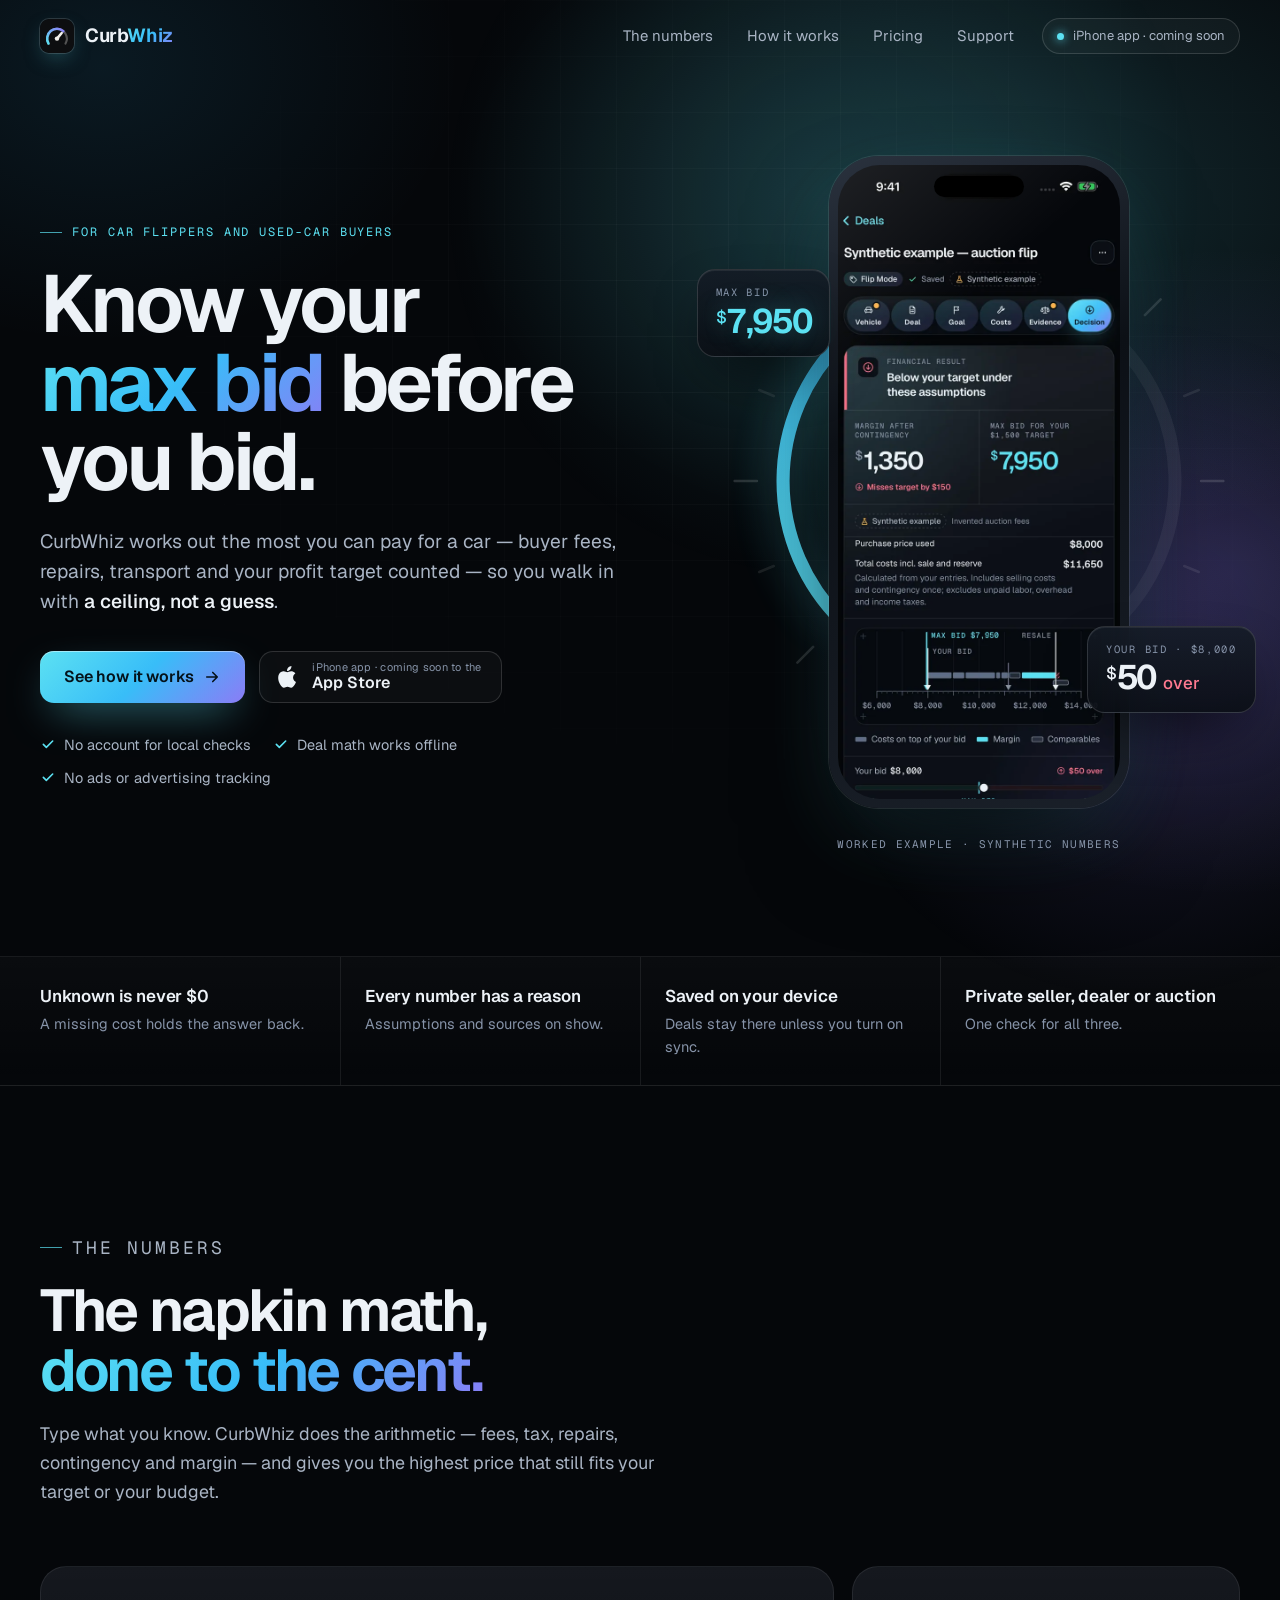
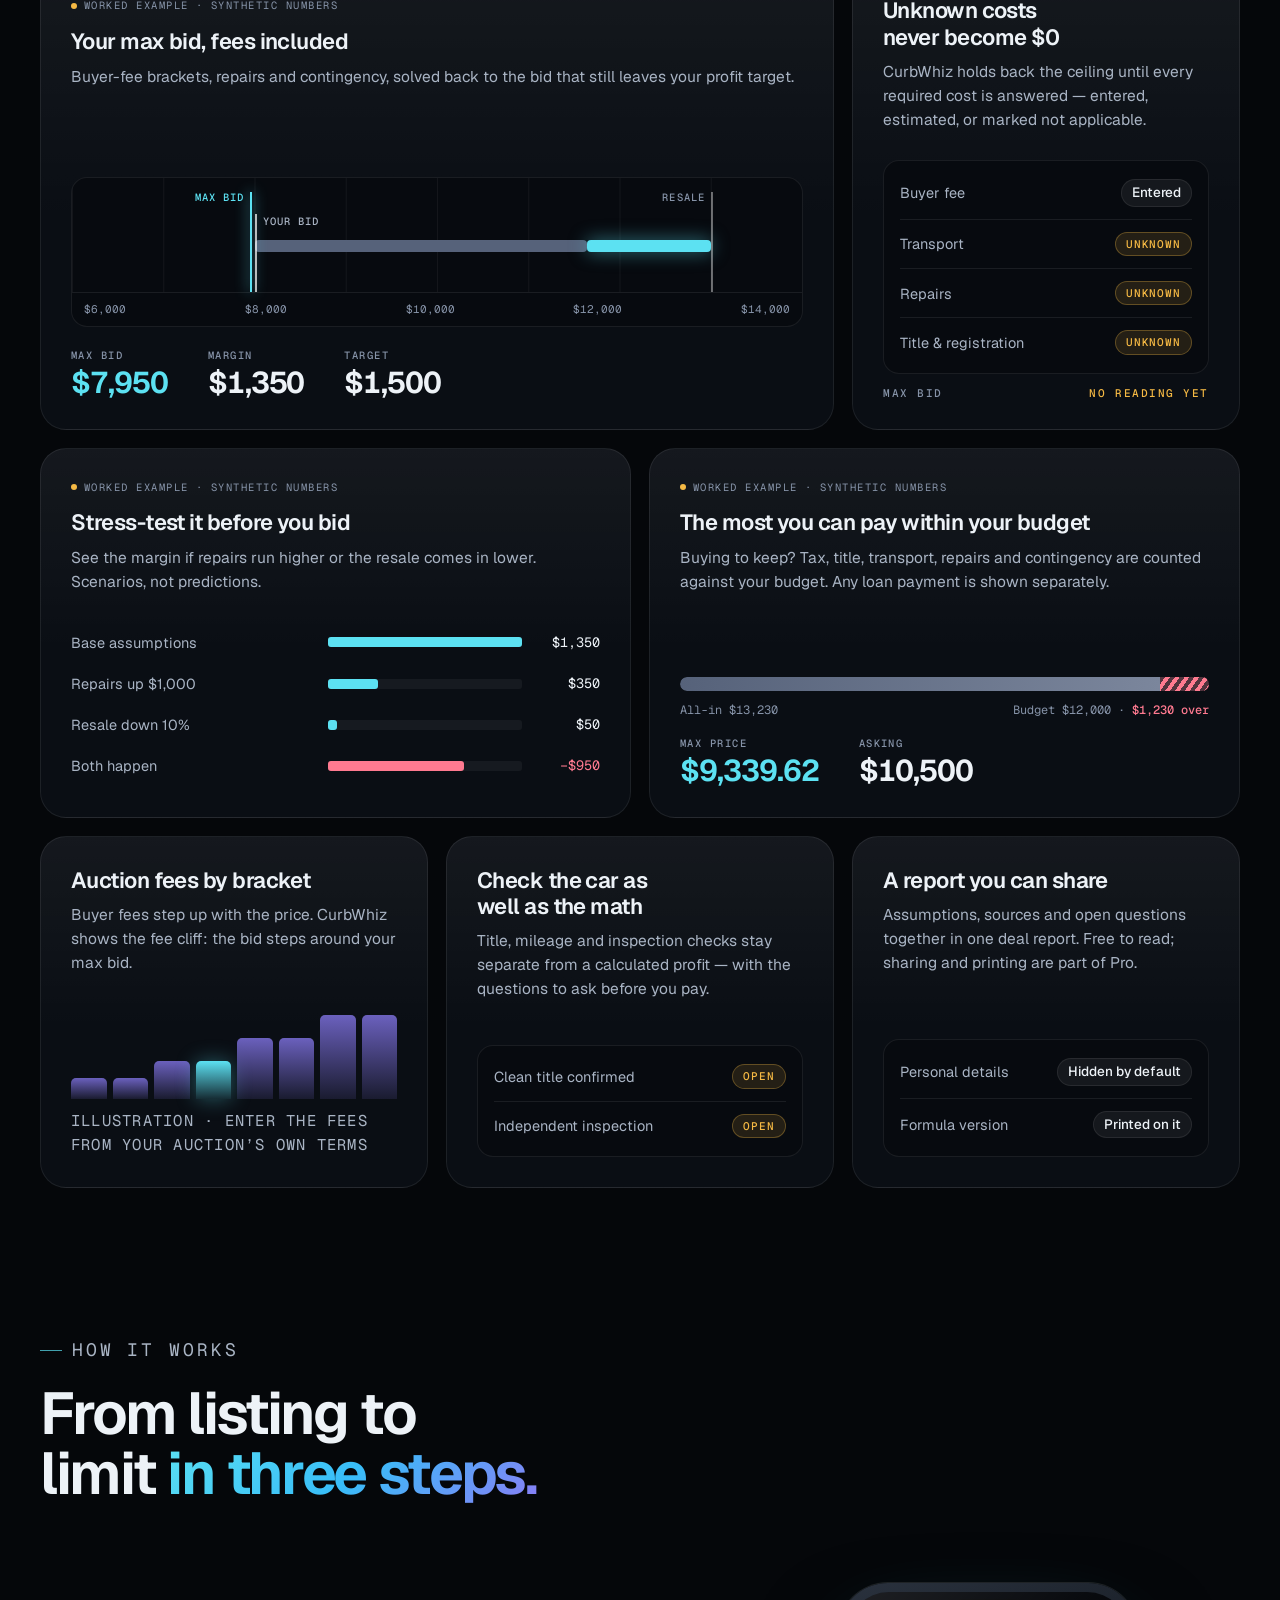
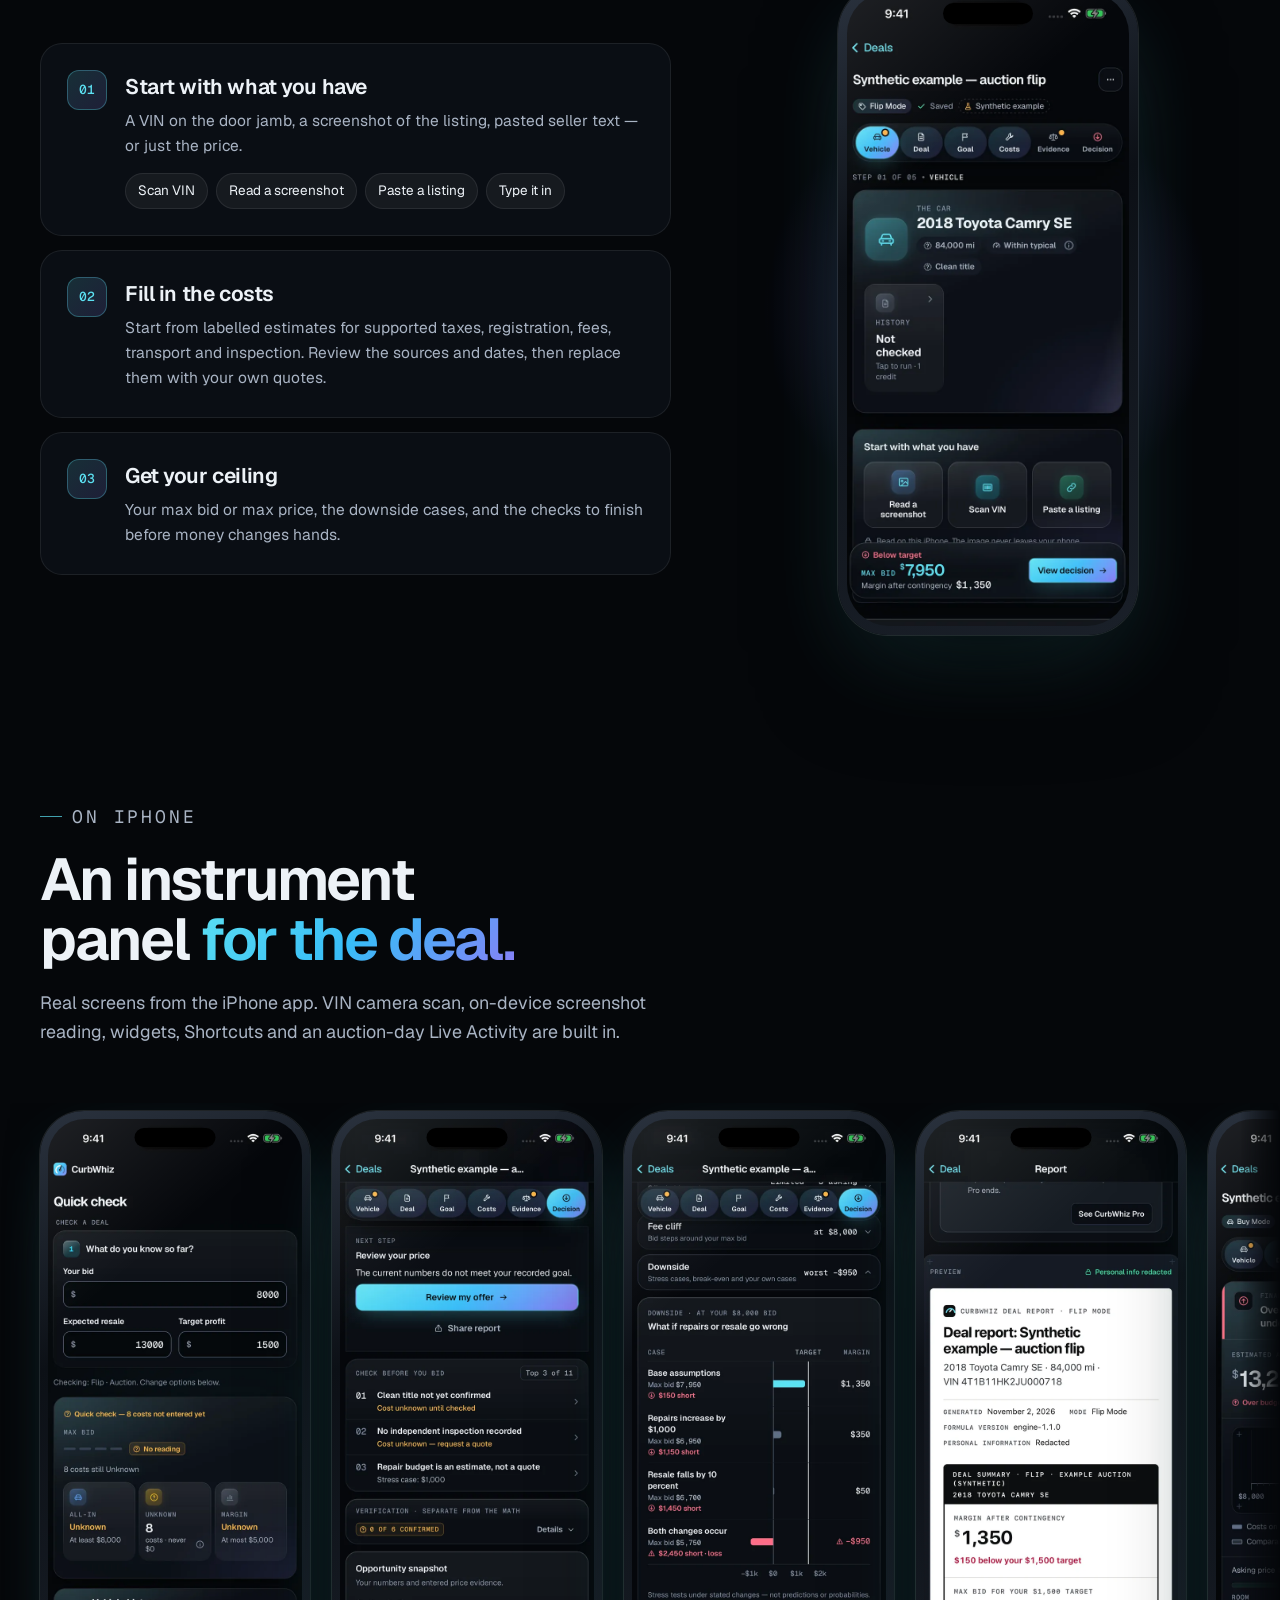
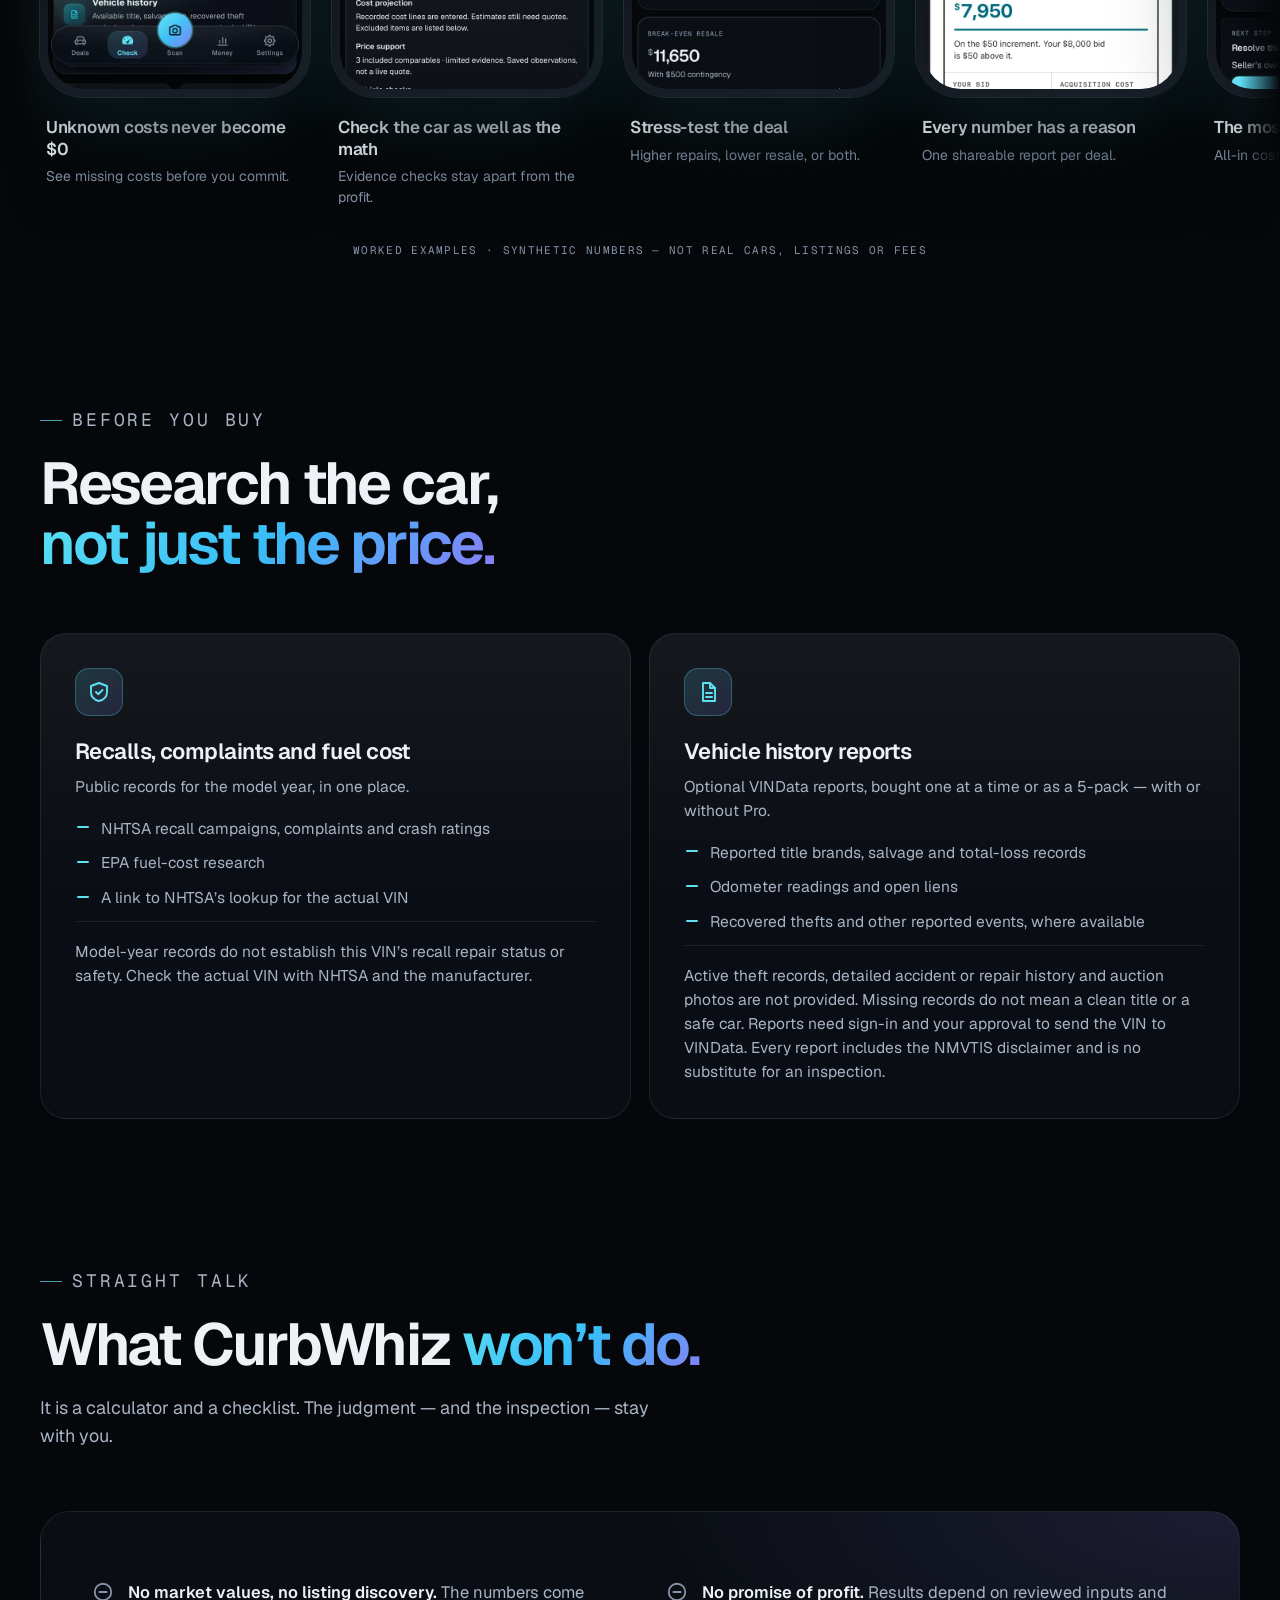
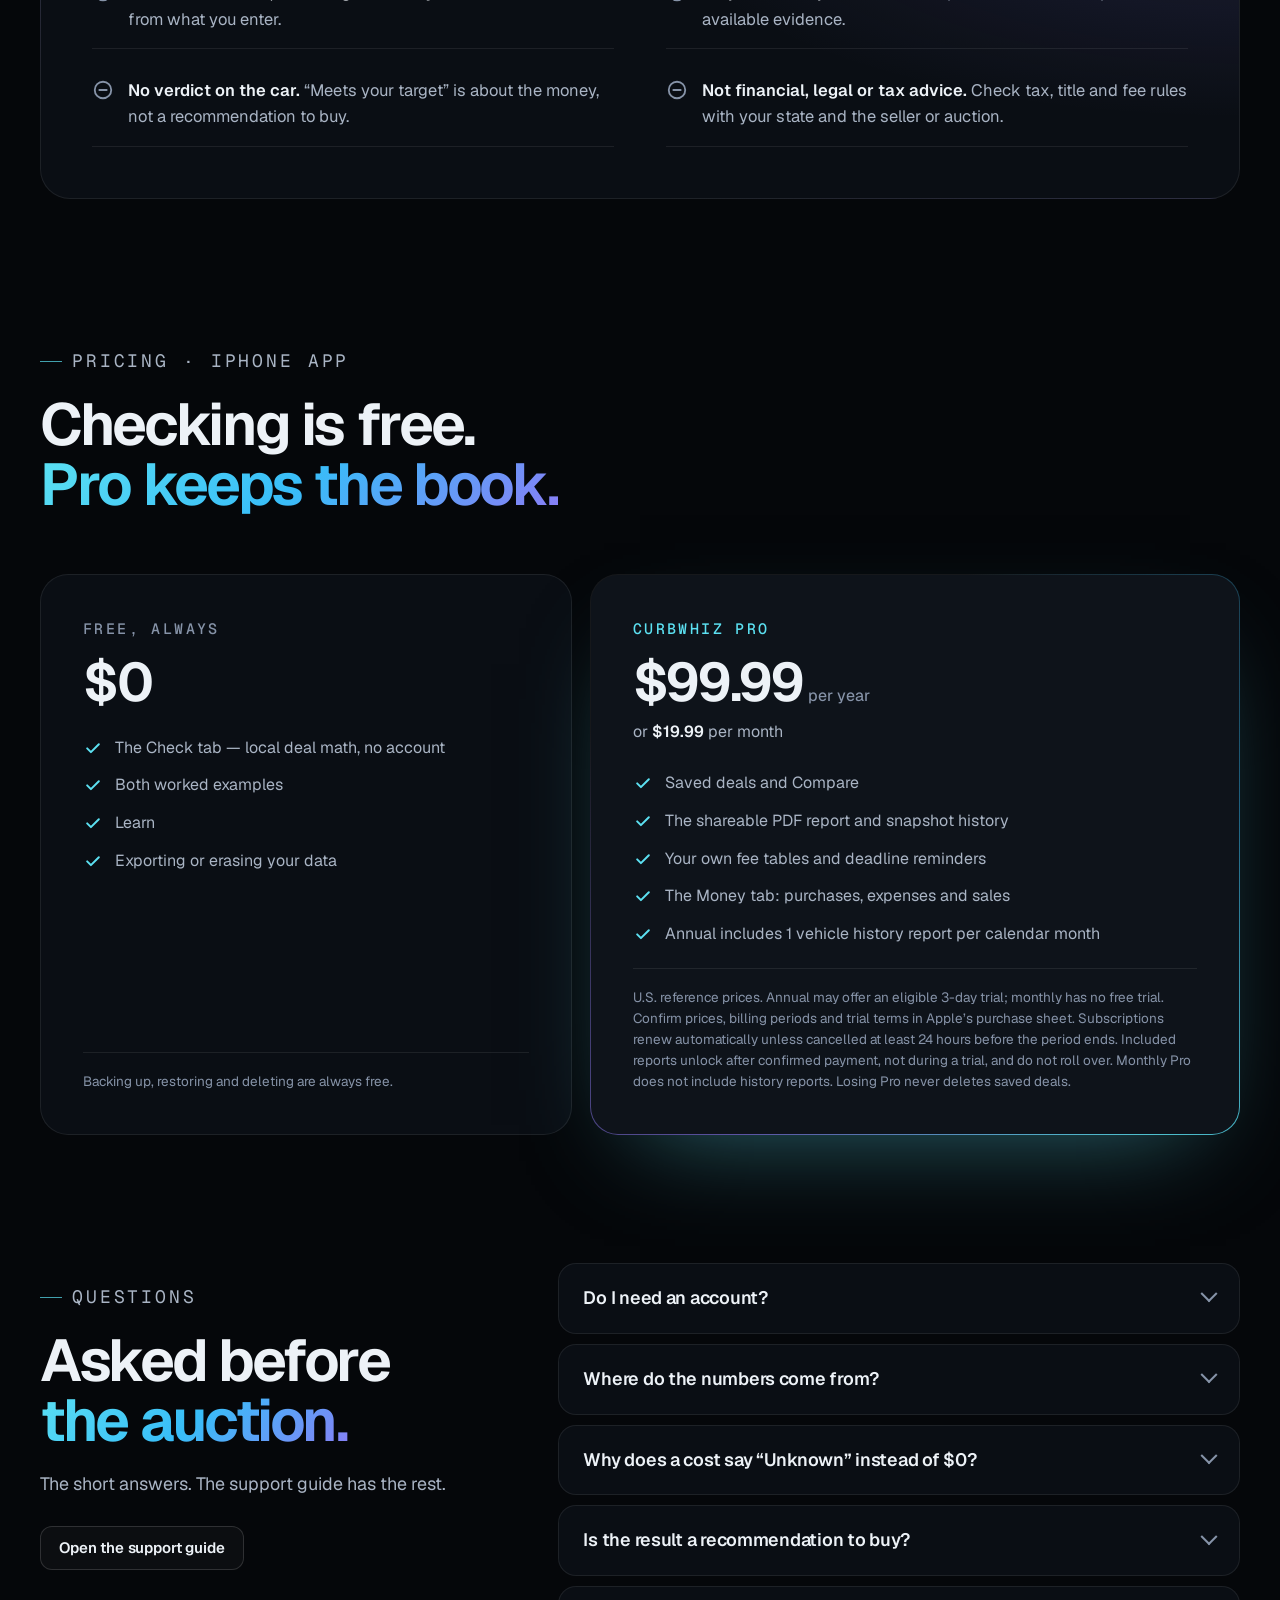
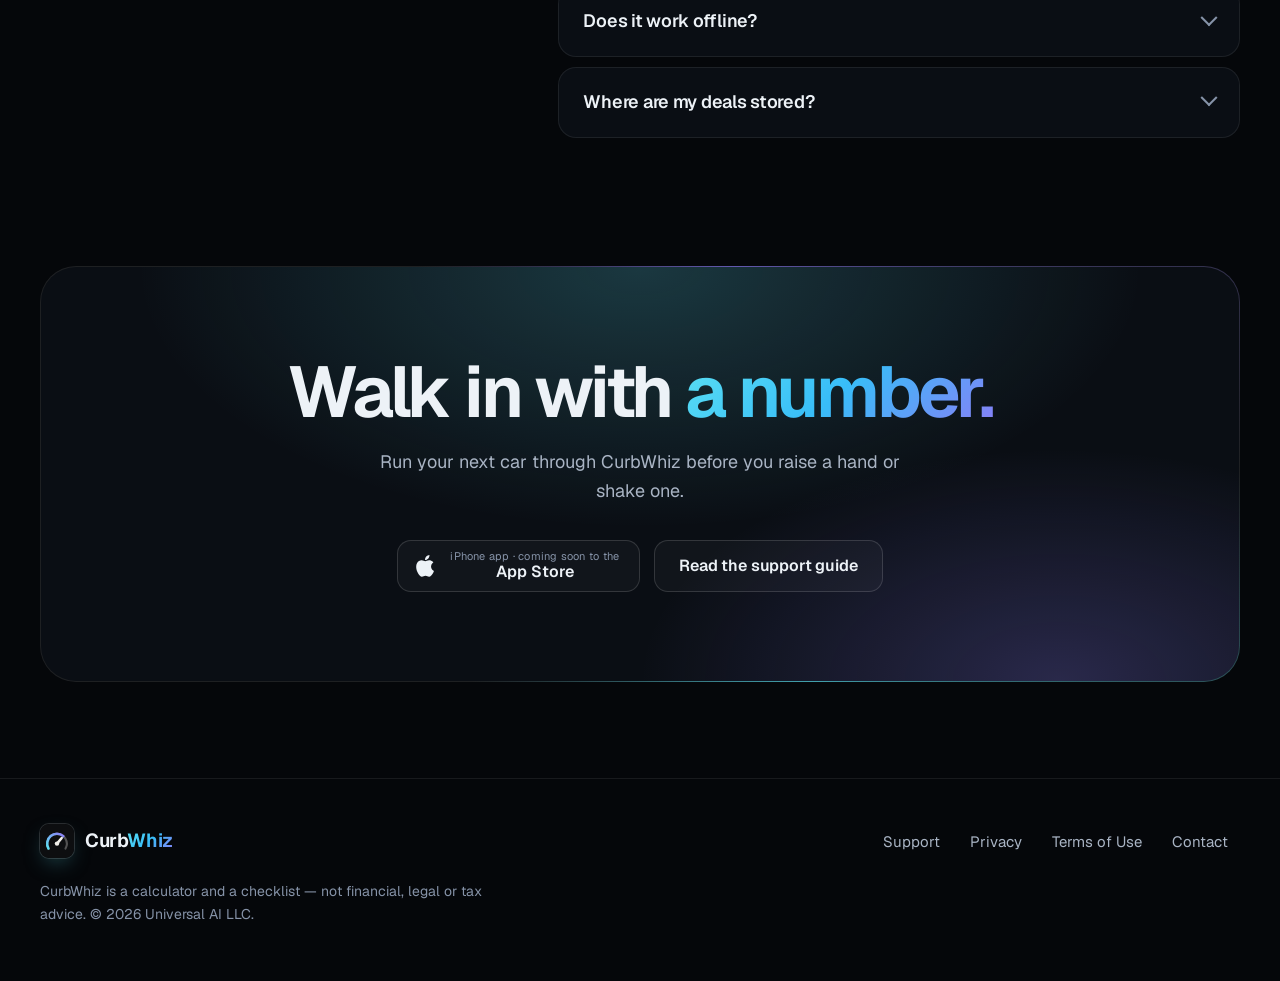
<file: index.html>
<!doctype html>
<html lang="en">
  <head>
    <meta charset="UTF-8" />
    <!--
      CurbWhiz home page (the site root). CurbWhiz is an iPhone app; the web app that used to be
      served here was retired on November 11, 2026. Self-contained: its own <style>, one small inline
      script (hash-pinned in the policy below), fonts and images from this folder. No third-party requests.
      Every figure on this page comes from the app's two worked examples (synthetic numbers) and is
      labelled as such. Prices and free-tier wording mirror support.html and the App Store listing:
      edit them together.
    -->
    <meta http-equiv="Content-Security-Policy" content="default-src 'none'; style-src 'unsafe-inline'; script-src 'sha256-75PxO8bw8Y6YQCdMh71GYytgRU4RwUMzKzEqSWx8H1E='; img-src 'self' data:; font-src 'self'; base-uri 'none'; form-action 'none'" />
    <meta name="viewport" content="width=device-width, initial-scale=1.0, viewport-fit=cover" />
    <meta name="color-scheme" content="dark" />
    <meta name="theme-color" content="#05070a" />
    <meta name="referrer" content="no-referrer" />
    <meta name="robots" content="noindex, nofollow" />
    <title>CurbWhiz — Know your max bid before you bid</title>
    <meta name="description" content="CurbWhiz works out the most you can pay for a used car — buyer fees, repairs, transport and your profit target counted — and never treats a missing cost as $0. For car flippers and used-car buyers." />
    <link rel="canonical" href="https://universalai123.github.io/curbwhiz-web/" />
    <meta property="og:type" content="website" />
    <meta property="og:site_name" content="CurbWhiz" />
    <meta property="og:title" content="CurbWhiz — Know your max bid before you bid" />
    <meta property="og:description" content="The most you can pay for a used car, with fees, repairs and your profit target counted. Unknown costs never become $0." />
    <meta property="og:url" content="https://universalai123.github.io/curbwhiz-web/" />
    <meta property="og:image" content="https://universalai123.github.io/curbwhiz-web/og-image.png" />
    <meta property="og:image:width" content="1200" />
    <meta property="og:image:height" content="630" />
    <meta name="twitter:card" content="summary_large_image" />
    <link rel="icon" type="image/svg+xml" href="data:image/svg+xml,%3Csvg%20xmlns='http://www.w3.org/2000/svg'%20viewBox='0%200%2032%2032'%3E%3Crect%20width='32'%20height='32'%20rx='8'%20fill='%230D0E10'/%3E%3Cpath%20d='M8%2023.08A9.23%209.23%200%201%201%2024%2023.08'%20fill='none'%20stroke='%23F1EFEA'%20stroke-opacity='.45'%20stroke-width='2'%20stroke-linecap='round'/%3E%3Cpath%20d='M8%2023.08A9.23%209.23%200%200%201%2021.93%2011.39'%20fill='none'%20stroke='%235CE1F2'%20stroke-width='2.4'%20stroke-linecap='round'/%3E%3Cpath%20d='M16%2018.46L20.43%2013.18'%20stroke='%23F1EFEA'%20stroke-width='2.4'%20stroke-linecap='round'/%3E%3Ccircle%20cx='16'%20cy='18.46'%20r='2.1'%20fill='%23F1EFEA'/%3E%3C/svg%3E" />
    <link rel="icon" type="image/png" sizes="32x32" href="icons/favicon-32.png" />
    <link rel="apple-touch-icon" sizes="180x180" href="icons/apple-touch-icon.png" />
    <link rel="preload" href="fonts/geist-latin.woff2" as="font" type="font/woff2" crossorigin />
    <style>
      @font-face { font-family: 'Geist'; font-style: normal; font-weight: 100 900; font-display: swap; src: url(fonts/geist-latin.woff2) format('woff2'); }
      @font-face { font-family: 'Geist Mono'; font-style: normal; font-weight: 100 900; font-display: swap; src: url(fonts/geist-mono-latin.woff2) format('woff2'); }

      /* "Aurora" night tokens, copied from the app (src/ui/styles/tokens.css, dark block). */
      :root {
        color-scheme: dark;
        --bg: #05070a;
        --surface: #0a0e14;
        --surface-2: #0e131a;
        --line: rgba(255, 255, 255, 0.08);
        --line-strong: rgba(255, 255, 255, 0.14);
        --text: #edf2f7;
        --muted: #a9b4c4;
        --subtle: #8693a8;
        --ice: #5ce1f2;
        --sky: #38bdf8;
        --violet: #8b7cf6;
        --grad: linear-gradient(135deg, #5ce1f2 0%, #38bdf8 50%, #8b7cf6 100%);
        --grad-soft: linear-gradient(135deg, rgba(92, 225, 242, 0.16), rgba(139, 124, 246, 0.16));
        --amber: #f5b944;
        --rose: #ff7a90;
        --green: #5fe3a1;
        --sans: 'Geist', ui-sans-serif, system-ui, -apple-system, 'Segoe UI', Roboto, 'Helvetica Neue', Arial, sans-serif;
        --mono: 'Geist Mono', ui-monospace, 'SF Mono', SFMono-Regular, Menlo, Consolas, monospace;
        --wrap: 1200px;
        --pad: clamp(20px, 4vw, 40px);
        --ease: cubic-bezier(0.22, 1, 0.36, 1);
      }

      *, *::before, *::after { box-sizing: border-box; }
      html { background: var(--bg); scroll-behavior: smooth; -webkit-text-size-adjust: 100%; scroll-padding-top: 88px; }
      body { margin: 0; font-family: var(--sans); font-size: 17px; line-height: 1.6; color: var(--text); background: var(--bg); -webkit-font-smoothing: antialiased; text-rendering: optimizeLegibility; overflow-x: hidden; }
      img, svg { display: block; max-width: 100%; }
      a { color: inherit; text-decoration: none; }
      h1, h2, h3, p, ul, ol, figure { margin: 0; }
      ul, ol { padding: 0; list-style: none; }
      :focus-visible { outline: 2px solid var(--ice); outline-offset: 3px; border-radius: 6px; }
      ::selection { background: rgba(92, 225, 242, 0.3); }

      .wrap { width: 100%; max-width: calc(var(--wrap) + 2 * var(--pad)); margin: 0 auto; padding: 0 var(--pad); }
      .skip { position: absolute; left: 16px; top: -60px; z-index: 100; background: var(--text); color: var(--bg); padding: 10px 16px; border-radius: 10px; font-weight: 600; }
      .skip:focus { top: 12px; }
      .grad-text { background: var(--grad); -webkit-background-clip: text; background-clip: text; color: transparent; }
      .mono { font-family: var(--mono); }
      .eyebrow { display: inline-flex; align-items: center; gap: 10px; font-family: var(--mono); font-size: 12px; letter-spacing: 0.16em; text-transform: uppercase; color: var(--ice); }
      .eyebrow::before { content: ''; width: 22px; height: 1px; background: var(--ice); opacity: 0.7; }

      /* ---------- ground ---------- */
      .ground { position: absolute; inset: 0 0 auto 0; height: 1100px; pointer-events: none; z-index: 0; overflow: hidden; }
      .ground::before { content: ''; position: absolute; inset: 0; background:
          radial-gradient(60% 46% at 78% 18%, rgba(92, 225, 242, 0.17), transparent 70%),
          radial-gradient(48% 42% at 96% 52%, rgba(139, 124, 246, 0.2), transparent 70%),
          radial-gradient(40% 36% at 8% 6%, rgba(56, 189, 248, 0.1), transparent 70%); }
      .ground::after { content: ''; position: absolute; inset: 0; background-image: linear-gradient(rgba(255, 255, 255, 0.035) 1px, transparent 1px), linear-gradient(90deg, rgba(255, 255, 255, 0.035) 1px, transparent 1px); background-size: 56px 56px; -webkit-mask-image: radial-gradient(70% 60% at 60% 30%, #000 0%, transparent 78%); mask-image: radial-gradient(70% 60% at 60% 30%, #000 0%, transparent 78%); }

      /* ---------- nav ---------- */
      .nav { position: sticky; top: 0; z-index: 50; transition: background 0.3s, border-color 0.3s, backdrop-filter 0.3s; border-bottom: 1px solid transparent; }
      .nav.is-stuck { background: rgba(5, 7, 10, 0.72); -webkit-backdrop-filter: saturate(160%) blur(18px); backdrop-filter: saturate(160%) blur(18px); border-bottom-color: var(--line); }
      .nav .wrap { display: flex; align-items: center; justify-content: space-between; height: 72px; gap: 20px; }
      .brand { display: inline-flex; align-items: center; gap: 11px; font-weight: 650; font-size: 19px; letter-spacing: -0.02em; min-height: 44px; }
      .brand svg { width: 34px; height: 34px; border-radius: 9px; box-shadow: 0 0 0 1px var(--line-strong), 0 8px 22px -8px rgba(92, 225, 242, 0.5); }
      .brand b { font-weight: 650; }
      .nav-links { display: flex; align-items: center; gap: 6px; }
      .nav-links a { padding: 10px 14px; border-radius: 10px; font-size: 15px; color: var(--muted); transition: color 0.2s, background 0.2s; }
      .nav-links a:hover { color: var(--text); background: rgba(255, 255, 255, 0.05); }

      /* ---------- buttons ---------- */
      .btn { display: inline-flex; align-items: center; justify-content: center; gap: 10px; min-height: 52px; padding: 0 24px; border-radius: 14px; font-weight: 600; font-size: 16px; letter-spacing: -0.01em; transition: transform 0.25s var(--ease), box-shadow 0.25s, background 0.25s, border-color 0.25s; white-space: nowrap; }
      .btn svg { width: 18px; height: 18px; transition: transform 0.25s var(--ease); }
      .btn:hover svg.arrow { transform: translateX(3px); }
      .btn-primary { background: var(--grad); color: #04121a; box-shadow: 0 16px 44px -14px rgba(92, 225, 242, 0.6), inset 0 1px 0 rgba(255, 255, 255, 0.45); }
      .btn-primary:hover { transform: translateY(-2px); box-shadow: 0 22px 56px -14px rgba(92, 225, 242, 0.75), inset 0 1px 0 rgba(255, 255, 255, 0.45); }
      .btn-ghost { border: 1px solid var(--line-strong); background: rgba(255, 255, 255, 0.03); color: var(--text); }
      .btn-ghost:hover { background: rgba(255, 255, 255, 0.07); border-color: rgba(255, 255, 255, 0.24); transform: translateY(-2px); }
      .nav-chip { display: inline-flex; align-items: center; gap: 9px; min-height: 36px; margin-left: 8px; padding: 0 14px; border-radius: 999px; border: 1px solid var(--line-strong); background: rgba(255, 255, 255, 0.03); font-size: 13px; color: var(--muted); white-space: nowrap; }
      .nav-chip i { width: 7px; height: 7px; border-radius: 50%; background: var(--ice); box-shadow: 0 0 10px var(--ice); }
      .btn-sm { min-height: 44px; padding: 0 18px; font-size: 15px; border-radius: 12px; }
      .store { display: inline-flex; align-items: center; gap: 12px; min-height: 52px; padding: 0 20px 0 16px; border-radius: 14px; border: 1px solid var(--line-strong); background: rgba(255, 255, 255, 0.03); }
      .store svg { width: 24px; height: 24px; }
      .store span { display: block; line-height: 1.15; }
      .store small { display: block; font-size: 11px; color: var(--subtle); letter-spacing: 0.02em; }
      .store b { font-weight: 600; font-size: 16px; }

      /* ---------- hero ---------- */
      .hero { position: relative; z-index: 1; padding: clamp(36px, 6vw, 84px) 0 clamp(56px, 8vw, 110px); }
      .hero .wrap { display: grid; grid-template-columns: minmax(0, 1.08fr) minmax(0, 0.92fr); gap: clamp(24px, 5vw, 72px); align-items: center; }
      .hero h1 { margin-top: 22px; font-size: clamp(44px, 6.3vw, 86px); line-height: 0.98; letter-spacing: -0.045em; font-weight: 650; text-wrap: balance; }
      .hero .lede { margin-top: 26px; max-width: 34em; font-size: clamp(17px, 1.5vw, 20px); line-height: 1.55; color: var(--muted); }
      .hero .lede strong { color: var(--text); font-weight: 550; }
      .cta-row { margin-top: 34px; display: flex; flex-wrap: wrap; gap: 14px; align-items: center; }
      .ticks { margin-top: 30px; display: flex; flex-wrap: wrap; gap: 10px 22px; font-size: 14.5px; color: var(--muted); }
      .ticks li { display: inline-flex; align-items: center; gap: 8px; }
      .ticks svg { width: 16px; height: 16px; color: var(--ice); flex: none; }

      .stage { position: relative; display: grid; place-items: center; padding: 6px 0 46px; }
      .dial { position: absolute; width: min(600px, 118%); aspect-ratio: 1; left: 50%; top: 47%; transform: translate(-50%, -50%); opacity: 0.9; }
      .dial .track { stroke: rgba(255, 255, 255, 0.07); }
      .dial .sweep { stroke-dasharray: 707; stroke-dashoffset: 707; animation: sweep 1.8s var(--ease) 0.25s forwards; filter: drop-shadow(0 0 18px rgba(92, 225, 242, 0.45)); }
      .dial .tick { stroke: rgba(255, 255, 255, 0.16); }
      @keyframes sweep { to { stroke-dashoffset: 262; } }

      .phone { position: relative; width: min(300px, 74vw); aspect-ratio: 1320 / 2868; padding: 9px; border-radius: 50px; background: linear-gradient(160deg, #2a323e, #0c1016 38%, #1a2029); box-shadow: 0 0 0 1px rgba(255, 255, 255, 0.1), 0 50px 110px -30px rgba(0, 0, 0, 0.9), 0 30px 90px -30px rgba(92, 225, 242, 0.35); }
      .phone img { width: 100%; height: 100%; object-fit: cover; border-radius: 42px; background: #05070a; }
      .phone::before { content: ''; position: absolute; top: 20px; left: 50%; width: 30%; height: 3.3%; transform: translateX(-50%); background: #000; border-radius: 99px; z-index: 2; }
      .phone::after { content: ''; position: absolute; inset: 9px; border-radius: 42px; background: linear-gradient(140deg, rgba(255, 255, 255, 0.1), transparent 28%); pointer-events: none; }
      .stage .phone { animation: float 7s ease-in-out infinite; }
      @keyframes float { 0%, 100% { transform: translateY(0) rotate(-1.2deg); } 50% { transform: translateY(-12px) rotate(-0.4deg); } }

      .readout { position: absolute; z-index: 3; padding: 14px 18px 15px; border-radius: 18px; background: linear-gradient(180deg, rgba(20, 27, 37, 0.86), rgba(10, 14, 20, 0.86)); -webkit-backdrop-filter: blur(16px); backdrop-filter: blur(16px); border: 1px solid var(--line-strong); box-shadow: 0 24px 60px -22px rgba(0, 0, 0, 0.9), inset 0 1px 0 rgba(255, 255, 255, 0.07); }
      .readout .k { font-family: var(--mono); font-size: 10.5px; letter-spacing: 0.16em; text-transform: uppercase; color: var(--subtle); }
      .readout .v { margin-top: 2px; font-size: 34px; font-weight: 650; letter-spacing: -0.04em; line-height: 1.1; font-variant-numeric: tabular-nums; }
      .readout .v sup { font-size: 0.5em; vertical-align: 0.62em; margin-right: 1px; font-weight: 500; }
      .readout .n { margin-top: 3px; font-size: 12.5px; color: var(--rose); display: flex; align-items: center; gap: 6px; }
      .readout.r1 { left: -4%; top: 17%; animation: bob 6s ease-in-out 0.4s infinite; }
      .readout.r1 .v { color: var(--ice); text-shadow: 0 0 28px rgba(92, 225, 242, 0.35); }
      .readout.r2 { right: -3%; bottom: 20%; animation: bob 6.5s ease-in-out 1.2s infinite; }
      @keyframes bob { 0%, 100% { transform: translateY(0); } 50% { transform: translateY(-9px); } }
      .stage-note { position: absolute; bottom: 0; left: 0; right: 0; text-align: center; font-family: var(--mono); font-size: 11px; letter-spacing: 0.12em; text-transform: uppercase; color: var(--subtle); }

      /* ---------- principle strip ---------- */
      .strip { position: relative; z-index: 1; border-top: 1px solid var(--line); border-bottom: 1px solid var(--line); background: linear-gradient(180deg, rgba(255, 255, 255, 0.025), rgba(255, 255, 255, 0)); }
      .strip ul { display: grid; grid-template-columns: repeat(4, 1fr); }
      .strip li { padding: 26px 24px; border-left: 1px solid var(--line); }
      .strip li:first-child { border-left: 0; padding-left: 0; }
      .strip b { display: block; font-size: 17px; font-weight: 600; letter-spacing: -0.01em; }
      .strip span { display: block; margin-top: 2px; font-size: 14.5px; color: var(--subtle); }

      /* ---------- sections ---------- */
      section { position: relative; z-index: 1; }
      .sec { padding: clamp(72px, 10vw, 136px) 0 0; }
      .sec-head { max-width: 780px; }
      .sec-head h2 { margin-top: 18px; font-size: clamp(34px, 4.6vw, 60px); line-height: 1.02; letter-spacing: -0.04em; font-weight: 650; text-wrap: balance; }
      .sec-head p { margin-top: 20px; font-size: clamp(17px, 1.4vw, 19px); color: var(--muted); max-width: 36em; }

      .card { position: relative; border-radius: 26px; border: 1px solid var(--line); background: linear-gradient(180deg, rgba(255, 255, 255, 0.045), rgba(255, 255, 255, 0) 55%), var(--surface); overflow: hidden; transition: transform 0.4s var(--ease), border-color 0.3s, box-shadow 0.4s; }
      .card:hover { transform: translateY(-4px); border-color: rgba(92, 225, 242, 0.28); box-shadow: 0 30px 70px -34px rgba(92, 225, 242, 0.35); }
      .card h3 { font-size: 22px; line-height: 1.2; letter-spacing: -0.025em; font-weight: 620; }
      .card p { margin-top: 10px; font-size: 15.5px; line-height: 1.55; color: var(--muted); }
      .tag { display: inline-flex; align-items: center; gap: 7px; font-family: var(--mono); font-size: 10.5px; letter-spacing: 0.14em; text-transform: uppercase; color: var(--subtle); }
      .tag::before { content: ''; width: 6px; height: 6px; border-radius: 50%; background: var(--amber); }

      /* bento */
      .bento { margin-top: clamp(36px, 5vw, 60px); display: grid; grid-template-columns: repeat(6, minmax(0, 1fr)); gap: 18px; }
      .bento .card { padding: 30px; display: flex; flex-direction: column; }
      .b-wide { grid-column: span 4; }
      .b-tall { grid-column: span 2; }
      .b-half { grid-column: span 3; }
      .b-third { grid-column: span 2; }
      .viz { margin-top: auto; padding-top: 28px; }

      /* ladder (max bid) */
      .ladder { position: relative; height: 150px; border-radius: 16px; background: #070a0f; border: 1px solid var(--line); overflow: hidden; }
      .ladder .grid { position: absolute; inset: 0 0 34px 0; background-image: linear-gradient(90deg, rgba(255, 255, 255, 0.05) 1px, transparent 1px); background-size: 12.5% 100%; }
      .ladder .bar { position: absolute; top: 62px; height: 12px; border-radius: 4px; }
      .ladder .costs { left: 25%; width: 45.6%; background: #56627a; }
      .ladder .margin { left: 70.6%; width: 16.9%; background: var(--ice); box-shadow: 0 0 18px rgba(92, 225, 242, 0.5); }
      .ladder .pin { position: absolute; top: 14px; bottom: 34px; width: 2px; }
      .ladder .pin i { position: absolute; top: 0; left: 8px; font: 500 10.5px/1 var(--mono); letter-spacing: 0.1em; text-transform: uppercase; white-space: nowrap; font-style: normal; }
      .ladder .p-max { left: 24.4%; background: var(--ice); box-shadow: 0 0 14px var(--ice); }
      .ladder .p-max i { color: var(--ice); left: auto; right: 8px; }
      .ladder .p-bid { left: 25%; top: 36px; background: rgba(255, 255, 255, 0.7); }
      .ladder .p-bid i { color: var(--muted); top: 2px; }
      .ladder .p-res { left: 87.5%; background: rgba(255, 255, 255, 0.4); }
      .ladder .p-res i { color: var(--subtle); left: auto; right: 8px; }
      .ladder .axis { position: absolute; left: 0; right: 0; bottom: 0; height: 34px; border-top: 1px solid var(--line); display: flex; justify-content: space-between; align-items: center; padding: 0 12px; font: 400 11px/1 var(--mono); color: var(--subtle); }
      .figs { display: grid; grid-template-columns: repeat(3, auto); justify-content: start; gap: 8px 40px; margin-top: 22px; }
      .fig .k { font: 500 10.5px/1.2 var(--mono); letter-spacing: 0.14em; text-transform: uppercase; color: var(--subtle); }
      .fig .v { margin-top: 4px; font-size: 30px; font-weight: 650; letter-spacing: -0.035em; font-variant-numeric: tabular-nums; line-height: 1.1; }
      .fig .v.ice { color: var(--ice); }

      /* unknown rows */
      .rows { border-radius: 16px; background: #070a0f; border: 1px solid var(--line); padding: 6px 16px; }
      .rows li { display: flex; align-items: center; justify-content: space-between; gap: 12px; padding: 12px 0; border-bottom: 1px solid var(--line); font-size: 14.5px; color: var(--muted); }
      .rows li:last-child { border-bottom: 0; }
      .pill { display: inline-flex; align-items: center; gap: 6px; padding: 4px 10px; border-radius: 99px; font: 500 11px/1.3 var(--mono); letter-spacing: 0.08em; text-transform: uppercase; }
      .pill.unk { color: var(--amber); background: rgba(245, 185, 68, 0.12); border: 1px solid rgba(245, 185, 68, 0.3); }
      .pill.ok { color: var(--text); background: rgba(255, 255, 255, 0.06); border: 1px solid var(--line); text-transform: none; letter-spacing: 0; font-family: var(--sans); font-size: 13.5px; font-variant-numeric: tabular-nums; }
      .noread { margin-top: 14px; display: flex; align-items: center; justify-content: space-between; font: 500 11px/1 var(--mono); letter-spacing: 0.14em; text-transform: uppercase; color: var(--subtle); }
      .noread b { color: var(--amber); font-weight: 500; }

      /* downside */
      .cases li { display: grid; grid-template-columns: minmax(0, 1.25fr) minmax(0, 1fr) 64px; align-items: center; gap: 14px; padding: 9px 0; font-size: 14.5px; color: var(--muted); }
      .cases .track { height: 10px; border-radius: 3px; background: rgba(255, 255, 255, 0.05); position: relative; }
      .cases .track i { position: absolute; left: 0; top: 0; bottom: 0; border-radius: 3px; background: var(--ice); transform-origin: left; }
      .cases .loss .track i { background: var(--rose); }
      .cases .amt { text-align: right; font-family: var(--mono); font-size: 13.5px; color: var(--text); font-variant-numeric: tabular-nums; }
      .cases .loss .amt { color: var(--rose); }

      /* steps (fee brackets) */
      .steps-viz { display: flex; align-items: flex-end; gap: 6px; height: 96px; }
      .steps-viz i { flex: 1; border-radius: 5px 5px 0 0; background: linear-gradient(180deg, rgba(139, 124, 246, 0.75), rgba(139, 124, 246, 0.12)); }
      .steps-viz i.on { background: linear-gradient(180deg, var(--ice), rgba(92, 225, 242, 0.14)); box-shadow: 0 0 20px rgba(92, 225, 242, 0.35); }
      .cap { margin-top: 12px; font: 400 11px/1.4 var(--mono); letter-spacing: 0.08em; text-transform: uppercase; color: var(--subtle); }

      /* budget meter */
      .meter { height: 14px; border-radius: 99px; background: rgba(255, 255, 255, 0.06); position: relative; overflow: hidden; }
      .meter i { position: absolute; inset: 0 auto 0 0; width: 90.7%; background: linear-gradient(90deg, #56627a, #7b869c); border-radius: 99px 0 0 99px; }
      .meter em { position: absolute; inset: 0 0 0 90.7%; background: repeating-linear-gradient(-55deg, var(--rose) 0 4px, rgba(255, 122, 144, 0.25) 4px 8px); }
      .meter-legend { margin-top: 12px; display: flex; justify-content: space-between; font: 400 12px/1.3 var(--mono); color: var(--subtle); }
      .meter-legend b { color: var(--rose); font-weight: 500; }

      /* ---------- how ---------- */
      .how { margin-top: clamp(36px, 5vw, 60px); display: grid; grid-template-columns: minmax(0, 1fr) minmax(0, 0.8fr); gap: clamp(28px, 5vw, 80px); align-items: center; }
      .how ol { counter-reset: s; display: grid; gap: 14px; }
      .how li { counter-increment: s; position: relative; padding: 26px 26px 26px 84px; border-radius: 22px; border: 1px solid var(--line); background: var(--surface); transition: border-color 0.3s, background 0.3s; }
      .how li:hover { border-color: rgba(92, 225, 242, 0.28); background: var(--surface-2); }
      .how li::before { content: '0' counter(s); position: absolute; left: 26px; top: 26px; width: 40px; height: 40px; display: grid; place-items: center; border-radius: 12px; background: var(--grad-soft); border: 1px solid rgba(92, 225, 242, 0.3); font: 500 13px/1 var(--mono); color: var(--ice); }
      .how h3 { font-size: 21px; letter-spacing: -0.02em; font-weight: 620; }
      .how li p { margin-top: 6px; font-size: 15.5px; color: var(--muted); }
      .chips { margin-top: 14px; display: flex; flex-wrap: wrap; gap: 8px; }
      .chips span { padding: 6px 12px; border-radius: 99px; font-size: 13.5px; color: var(--text); background: rgba(255, 255, 255, 0.05); border: 1px solid var(--line); }
      .how-stage { position: relative; display: grid; place-items: center; padding: 20px 0; }
      .how-stage::before { content: ''; position: absolute; width: 90%; aspect-ratio: 1; border-radius: 50%; background: radial-gradient(closest-side, rgba(139, 124, 246, 0.3), transparent); }
      .how-stage .phone { width: min(300px, 70vw); }

      /* ---------- gallery ---------- */
      .gallery { margin-top: clamp(36px, 5vw, 56px); display: flex; gap: 22px; overflow-x: auto; scroll-snap-type: x mandatory; padding: 8px var(--pad) 34px; scrollbar-width: thin; scrollbar-color: rgba(255, 255, 255, 0.18) transparent; -webkit-overflow-scrolling: touch; }
      .gallery::-webkit-scrollbar { height: 6px; }
      .gallery::-webkit-scrollbar-thumb { background: rgba(255, 255, 255, 0.16); border-radius: 99px; }
      .shot { flex: none; width: 270px; scroll-snap-align: center; }
      .shot .phone { width: 100%; border-radius: 44px; padding: 8px; transition: transform 0.45s var(--ease); }
      .shot .phone img { border-radius: 37px; }
      .shot .phone::after { inset: 8px; border-radius: 37px; }
      .shot .phone::before { top: 17px; }
      .shot:hover .phone { transform: translateY(-8px); }
      .shot figcaption { margin-top: 20px; padding: 0 6px; }
      .shot figcaption b { display: block; font-size: 17px; line-height: 1.25; letter-spacing: -0.015em; font-weight: 600; }
      .shot figcaption span { display: block; margin-top: 6px; font-size: 14px; line-height: 1.5; color: var(--subtle); }
      .gallery-note { text-align: center; font: 400 11px/1.5 var(--mono); letter-spacing: 0.12em; text-transform: uppercase; color: var(--subtle); padding: 0 var(--pad); }

      /* ---------- research ---------- */
      .duo { margin-top: clamp(36px, 5vw, 60px); display: grid; grid-template-columns: repeat(2, minmax(0, 1fr)); gap: 18px; }
      .duo .card { padding: 34px; }
      .duo .ico { width: 48px; height: 48px; border-radius: 14px; display: grid; place-items: center; background: var(--grad-soft); border: 1px solid rgba(92, 225, 242, 0.28); color: var(--ice); margin-bottom: 22px; }
      .duo .ico svg { width: 24px; height: 24px; }
      .duo ul { margin-top: 18px; display: grid; gap: 10px; }
      .duo li { position: relative; padding-left: 26px; font-size: 15.5px; color: var(--muted); }
      .duo li::before { content: ''; position: absolute; left: 2px; top: 0.62em; width: 12px; height: 2px; border-radius: 2px; background: var(--ice); }
      .fine { margin-top: 20px; padding-top: 18px; border-top: 1px solid var(--line); font-size: 13.5px; line-height: 1.55; color: var(--subtle); }

      /* ---------- limits ---------- */
      .limits { margin-top: clamp(36px, 5vw, 60px); border-radius: 30px; border: 1px solid var(--line); background: radial-gradient(80% 120% at 100% 0%, rgba(139, 124, 246, 0.14), transparent 60%), var(--surface); padding: clamp(28px, 4vw, 52px); display: grid; grid-template-columns: repeat(2, minmax(0, 1fr)); gap: 12px clamp(24px, 4vw, 56px); }
      .limits li { display: flex; gap: 14px; padding: 16px 0; border-bottom: 1px solid var(--line); font-size: 16.5px; color: var(--muted); }
      .limits li b { color: var(--text); font-weight: 600; }
      .limits svg { flex: none; width: 22px; height: 22px; margin-top: 2px; color: var(--subtle); }

      /* ---------- pricing ---------- */
      .plans { margin-top: clamp(36px, 5vw, 60px); display: grid; grid-template-columns: minmax(0, 0.9fr) minmax(0, 1.1fr); gap: 18px; align-items: stretch; }
      .plan { padding: clamp(28px, 3.4vw, 42px); border-radius: 28px; border: 1px solid var(--line); background: var(--surface); display: flex; flex-direction: column; }
      .plan.pro { position: relative; border: 1px solid transparent; background: linear-gradient(var(--surface-2), var(--surface-2)) padding-box, linear-gradient(140deg, rgba(92, 225, 242, 0.75), rgba(139, 124, 246, 0.6) 55%, rgba(255, 255, 255, 0.08)) border-box; box-shadow: 0 40px 100px -50px rgba(92, 225, 242, 0.5); }
      .plan h3 { font-size: 15px; font-family: var(--mono); font-weight: 500; letter-spacing: 0.16em; text-transform: uppercase; color: var(--subtle); }
      .plan.pro h3 { color: var(--ice); }
      .plan .big { margin-top: 14px; font-size: clamp(38px, 4.4vw, 54px); font-weight: 650; letter-spacing: -0.045em; line-height: 1; }
      .plan .big small { font-size: 16px; font-weight: 450; letter-spacing: 0; color: var(--subtle); margin-left: 6px; }
      .plan .or { margin-top: 10px; font-size: 16px; color: var(--muted); }
      .plan .or b { color: var(--text); font-weight: 600; }
      .plan ul { margin-top: 26px; display: grid; gap: 12px; }
      .plan li { display: flex; gap: 12px; font-size: 16px; color: var(--muted); }
      .plan li svg { flex: none; width: 20px; height: 20px; margin-top: 3px; color: var(--ice); }
      .plan .fine { margin-top: auto; padding-top: 22px; border-top: 0; }
      .plan .fine::before { content: ''; display: block; height: 1px; background: var(--line); margin-bottom: 18px; }

      /* ---------- faq ---------- */
      .faq-grid { display: grid; grid-template-columns: minmax(0, 0.8fr) minmax(0, 1.2fr); gap: clamp(28px, 5vw, 80px); align-items: start; }
      .faq-grid .sec-head { position: sticky; top: 110px; }
      .faq-grid .sec-head .btn { margin-top: 28px; }
      .faq { display: grid; gap: 10px; }
      .faq details { border-radius: 18px; border: 1px solid var(--line); background: var(--surface); transition: border-color 0.3s, background 0.3s; }
      .faq details[open] { border-color: rgba(92, 225, 242, 0.28); background: var(--surface-2); }
      .faq summary { cursor: pointer; list-style: none; display: flex; align-items: center; justify-content: space-between; gap: 18px; padding: 20px 24px; font-size: 18px; font-weight: 580; letter-spacing: -0.015em; min-height: 44px; }
      .faq summary::-webkit-details-marker { display: none; }
      .faq summary::after { content: ''; flex: none; width: 12px; height: 12px; border-right: 2px solid var(--subtle); border-bottom: 2px solid var(--subtle); transform: rotate(45deg) translate(-3px, -3px); transition: transform 0.3s var(--ease); }
      .faq details[open] summary::after { transform: rotate(225deg) translate(-3px, -3px); border-color: var(--ice); }
      .faq p { padding: 0 24px 22px; font-size: 16px; color: var(--muted); max-width: 46em; }

      /* ---------- closing ---------- */
      .closing { margin: clamp(72px, 10vw, 136px) 0 0; }
      .closing .box { position: relative; overflow: hidden; border-radius: 36px; border: 1px solid var(--line-strong); padding: clamp(44px, 7vw, 96px) clamp(24px, 5vw, 72px); text-align: center; background: radial-gradient(60% 90% at 50% 0%, rgba(92, 225, 242, 0.2), transparent 70%), radial-gradient(50% 80% at 85% 100%, rgba(139, 124, 246, 0.24), transparent 70%), var(--surface); }
      .closing h2 { font-size: clamp(38px, 5.6vw, 76px); line-height: 1; letter-spacing: -0.045em; font-weight: 650; text-wrap: balance; }
      .closing p { margin: 20px auto 0; max-width: 32em; font-size: 18px; color: var(--muted); }
      .closing .cta-row { justify-content: center; }

      footer { position: relative; z-index: 1; margin-top: clamp(56px, 8vw, 96px); border-top: 1px solid var(--line); padding: 40px 0 56px; }
      .foot { display: flex; flex-wrap: wrap; align-items: flex-start; justify-content: space-between; gap: 28px; }
      .foot p { margin-top: 14px; max-width: 34em; font-size: 14px; color: var(--subtle); }
      .foot nav { display: flex; flex-wrap: wrap; gap: 4px 6px; }
      .foot nav a { padding: 11px 12px; border-radius: 10px; font-size: 15px; color: var(--muted); min-height: 44px; display: inline-flex; align-items: center; }
      .foot nav a:hover { color: var(--text); background: rgba(255, 255, 255, 0.05); }

      /* ---------- reveal ---------- */
      .js .reveal { opacity: 0; transform: translateY(26px); transition: opacity 0.8s var(--ease), transform 0.8s var(--ease); transition-delay: var(--d, 0s); }
      .js .reveal.in { opacity: 1; transform: none; }
      .js .cases .track i { transform: scaleX(0); transition: transform 1s var(--ease) 0.25s; }
      .js .in .cases .track i, .js .cases.in .track i { transform: scaleX(1); }

      /* ---------- responsive ---------- */
      @media (max-width: 1020px) {
        .hero .wrap { grid-template-columns: 1fr; }
        .hero { padding-bottom: 40px; }
        .stage { margin-top: 24px; }
        .readout.r1 { left: 0; }
        .readout.r2 { right: 0; }
        .b-wide, .b-tall, .b-half, .b-third { grid-column: span 6; }
        .how { grid-template-columns: 1fr; }
        .how-stage { order: -1; }
        .plans, .duo, .faq-grid { grid-template-columns: 1fr; }
        .faq-grid .sec-head { position: static; }
        .strip ul { grid-template-columns: repeat(2, 1fr); }
        .strip li { padding: 20px 18px; }
        .strip li:nth-child(odd) { border-left: 0; padding-left: 0; }
        .strip li:nth-child(n + 3) { border-top: 1px solid var(--line); }
      }
      @media (max-width: 760px) {
        body { font-size: 16.5px; }
        .nav-links a:not(.btn) { display: none; }
        .nav .wrap { height: 64px; }
        .limits { grid-template-columns: 1fr; }
        .cta-row .btn, .cta-row .store { flex: 1 1 100%; }
        .stage { min-height: 0; padding: 64px 0 44px; }
        .dial { width: 128%; }
        .readout { padding: 11px 14px 12px; border-radius: 15px; }
        .readout .v { font-size: 26px; }
        .readout.r1 { left: 0; top: 0; }
        .readout.r2 { right: -6px; bottom: 18%; }
        .bento .card, .duo .card { padding: 24px; }
        .figs { gap: 8px 26px; }
        .fig .v { font-size: 25px; }
        .how li { padding: 22px 20px 22px 72px; }
        .how li::before { left: 18px; top: 22px; }
        .shot { width: 236px; }
        .faq summary { font-size: 16.5px; padding: 18px 20px; }
        .faq p { padding: 0 20px 20px; }
        .cases li { grid-template-columns: minmax(0, 1.3fr) minmax(0, 0.8fr) 58px; gap: 10px; font-size: 13.5px; }
      }
      @media (prefers-reduced-motion: reduce) {
        html { scroll-behavior: auto; }
        *, *::before, *::after { animation: none !important; transition: none !important; }
        .dial .sweep { stroke-dashoffset: 262; }
        .js .reveal { opacity: 1; transform: none; }
        .js .cases .track i { transform: none; }
      }

      /* ================= motion and finish (November 2026) =================
         Additive polish. Only transform, opacity, filter and custom properties move
         (the FAQ's height is the one exception, and only where the browser can
         interpolate it). Everything below is static under prefers-reduced-motion and
         with JavaScript off: hidden start states are gated by html.js. */
      @property --ang { syntax: '<angle>'; inherits: false; initial-value: 140deg; }

      html { scrollbar-width: thin; scrollbar-color: rgba(255, 255, 255, 0.2) var(--bg); }
      ::selection { color: #fff; }
      h3 { text-wrap: balance; }
      .hero h1 .grad-text { white-space: nowrap; }
      .hero .lede, .sec-head p, .card p, .faq p, .closing p { text-wrap: pretty; }
      summary:focus-visible { border-radius: 18px; }

      /* ---- load: the nav drops in, the hero rises and sharpens ---- */
      .nav .brand, .nav-links > * { animation: drop 0.6s var(--ease) both; }
      .nav-links > :nth-child(1) { animation-delay: 0.05s; }
      .nav-links > :nth-child(2) { animation-delay: 0.09s; }
      .nav-links > :nth-child(3) { animation-delay: 0.13s; }
      .nav-links > :nth-child(4) { animation-delay: 0.17s; }
      .nav-links > :nth-child(5) { animation-delay: 0.21s; }
      @keyframes drop { from { opacity: 0; transform: translateY(-10px); } }
      .js .hero .reveal:not(.stage) { filter: blur(8px); transition: opacity 0.7s var(--ease), transform 0.7s var(--ease), filter 0.7s var(--ease); transition-delay: var(--d, 0s); }
      .js .hero .reveal.in:not(.stage) { filter: none; }
      .js .hero .stage.reveal { transition-duration: 0.85s; }
      .eyebrow::before { transform-origin: left; }
      .js .reveal.eyebrow::before { transform: scaleX(0); transition: transform 0.7s var(--ease) calc(var(--d, 0s) + 0.25s); }
      .js .reveal.eyebrow.in::before { transform: none; }

      /* ---- ambient: two slow aurora glows behind the hero ---- */
      .aur { position: absolute; border-radius: 50%; will-change: transform; }
      .aur.a1 { width: 760px; height: 760px; right: 6%; top: -180px; background: radial-gradient(closest-side, rgba(92, 225, 242, 0.13), transparent); animation: drift-a 32s ease-in-out infinite alternate; }
      .aur.a2 { width: 680px; height: 680px; right: -200px; top: 320px; background: radial-gradient(closest-side, rgba(139, 124, 246, 0.17), transparent); animation: drift-b 40s ease-in-out infinite alternate; }
      @keyframes drift-a { from { transform: translate3d(0, 0, 0) scale(1); opacity: 0.7; } to { transform: translate3d(-150px, 70px, 0) scale(1.14); opacity: 1; } }
      @keyframes drift-b { from { transform: translate3d(0, 0, 0) scale(1.06); opacity: 1; } to { transform: translate3d(-190px, -100px, 0) scale(0.9); opacity: 0.7; } }

      /* ---- the status dot in the nav breathes ---- */
      .nav-chip i { position: relative; }
      .nav-chip i::after { content: ''; position: absolute; inset: -4px; border-radius: 50%; border: 1px solid var(--ice); opacity: 0; animation: ping 3.4s ease-out 1.2s infinite; }
      @keyframes ping { 0% { transform: scale(0.5); opacity: 0.7; } 70%, 100% { transform: scale(1.7); opacity: 0; } }

      /* ---- scroll: progress line under the nav, depth on the hero stage ---- */
      .progress { display: none; position: absolute; left: 0; right: 0; bottom: -1px; height: 2px; background: var(--grad); transform: scaleX(0); transform-origin: 0 50%; pointer-events: none; }
      @keyframes grow { to { transform: scaleX(1); } }
      @keyframes par-phone { to { translate: 0 -44px; } }
      @keyframes par-r1 { to { translate: 0 -92px; } }
      @keyframes par-r2 { to { translate: 0 -16px; } }
      @keyframes par-dial { to { translate: 0 28px; } }
      @supports (animation-timeline: scroll()) {
        .progress { display: block; animation: grow linear both; animation-timeline: scroll(root block); }
        @media (min-width: 1021px) {
          .stage .phone { animation: float 7s ease-in-out infinite, par-phone linear both; animation-timeline: auto, scroll(root block); animation-range: normal, 0px 900px; }
          .readout.r1 { animation: bob 6s ease-in-out 0.4s infinite, par-r1 linear both; animation-timeline: auto, scroll(root block); animation-range: normal, 0px 900px; }
          .readout.r2 { animation: bob 6.5s ease-in-out 1.2s infinite, par-r2 linear both; animation-timeline: auto, scroll(root block); animation-range: normal, 0px 900px; }
          .dial { animation: par-dial linear both; animation-timeline: scroll(root block); animation-range: 0px 900px; }
        }
      }

      /* ---- reveals: children of a revealed group arrive one after another ---- */
      .js .limits.reveal li, .js .faq.reveal details, .js .gallery.reveal .shot { opacity: 0; }
      .js .limits.reveal.in li, .js .faq.reveal.in details, .js .gallery.reveal.in .shot { animation: rise 0.7s var(--ease) both; }
      .js :is(.limits, .faq, .gallery).reveal.in > :nth-child(2) { animation-delay: 0.07s; }
      .js :is(.limits, .faq, .gallery).reveal.in > :nth-child(3) { animation-delay: 0.14s; }
      .js :is(.limits, .faq, .gallery).reveal.in > :nth-child(4) { animation-delay: 0.21s; }
      .js :is(.limits, .faq, .gallery).reveal.in > :nth-child(5) { animation-delay: 0.28s; }
      .js :is(.limits, .faq, .gallery).reveal.in > :nth-child(6) { animation-delay: 0.35s; }
      @keyframes rise { from { opacity: 0; transform: translateY(18px); } to { opacity: 1; transform: none; } }

      /* ---- the little charts draw themselves when their card arrives ---- */
      .ladder .bar, .meter i { transform-origin: left; }
      .steps-viz i { transform-origin: bottom; }
      .js .card.reveal .ladder .bar, .js .card.reveal .meter i { transform: scaleX(0); transition: transform 1s var(--ease) 0.35s; }
      .js .card.reveal .ladder .margin { transition-delay: 0.6s; }
      .js .card.reveal .ladder .pin, .js .card.reveal .meter em { opacity: 0; transition: opacity 0.6s var(--ease) 0.9s; }
      .js .card.reveal .ladder .p-bid { transition-delay: 1.05s; }
      .js .card.reveal .ladder .p-res { transition-delay: 1.2s; }
      .js .card.reveal .steps-viz i { transform: scaleY(0); transition: transform 0.8s var(--ease); transition-delay: calc(0.25s + var(--n, 0) * 0.05s); }
      .steps-viz i:nth-child(2) { --n: 1; } .steps-viz i:nth-child(3) { --n: 2; } .steps-viz i:nth-child(4) { --n: 3; }
      .steps-viz i:nth-child(5) { --n: 4; } .steps-viz i:nth-child(6) { --n: 5; } .steps-viz i:nth-child(7) { --n: 6; } .steps-viz i:nth-child(8) { --n: 7; }
      .js .card.reveal.in .ladder .bar, .js .card.reveal.in .meter i, .js .card.reveal.in .steps-viz i { transform: none; }
      .js .card.reveal.in .ladder .pin, .js .card.reveal.in .meter em { opacity: 1; }

      /* ---- buttons: sheen on hover, a small press ---- */
      .btn { position: relative; overflow: hidden; }
      .btn::after { content: ''; position: absolute; inset: 0; background: linear-gradient(105deg, transparent 36%, rgba(255, 255, 255, 0.4) 50%, transparent 64%); transform: translateX(-130%); pointer-events: none; }
      .btn-ghost::after { opacity: 0.3; }
      .btn:active { transform: translateY(0) scale(0.98); transition-duration: 0.1s; }
      .brand svg { transition: transform 0.45s var(--ease); }

      /* ---- once an element has arrived ("rest"), it answers the pointer at its own pace ---- */
      .js .card.rest { transition: transform 0.4s var(--ease), border-color 0.3s, box-shadow 0.4s; }
      .js .plan.rest { transition: transform 0.4s var(--ease), box-shadow 0.4s; }
      .js .how li.rest { transition: border-color 0.3s, background 0.3s, transform 0.4s var(--ease); }
      .js .btn.rest { transition: transform 0.25s var(--ease), box-shadow 0.25s, background 0.25s, border-color 0.25s; }
      .js .btn.rest:active { transform: scale(0.98); }
      .plan { position: relative; }

      @media (hover: hover) {
        .btn:hover::after { transform: translateX(130%); transition: transform 0.9s var(--ease); }
        .brand:hover svg { transform: rotate(-8deg) scale(1.05); }
        .nav-links a { position: relative; }
        .nav-links a::after { content: ''; position: absolute; left: 14px; right: 14px; bottom: 5px; height: 1.5px; border-radius: 2px; background: var(--grad); transform: scaleX(0); transform-origin: left; transition: transform 0.35s var(--ease); }
        .nav-links a:hover { background: transparent; }
        .nav-links a:hover::after, .nav-links a:focus-visible::after { transform: scaleX(1); }
        .js .card.rest:hover { transform: translateY(-4px); }
        .js .plan.rest:hover { transform: translateY(-3px); }
        .js .how li.rest:hover { transform: translateX(4px); }
        .js .btn-ghost.rest:hover { transform: translateY(-2px); }
        .how li::before { transition: box-shadow 0.3s, border-color 0.3s; }
        .how li:hover::before { border-color: rgba(92, 225, 242, 0.6); box-shadow: 0 0 22px -4px rgba(92, 225, 242, 0.55); }
      }

      /* ---- fine pointers only: a spotlight that follows the cursor, and a tilting hero phone ---- */
      @media (hover: hover) and (pointer: fine) {
        .card::before, .plan::before { content: ''; position: absolute; inset: 0; z-index: 0; border-radius: inherit; pointer-events: none; opacity: 0; transition: opacity 0.4s; background: radial-gradient(440px circle at var(--mx, 50%) var(--my, 0%), rgba(92, 225, 242, 0.1), transparent 62%); }
        .card:hover::before, .plan:hover::before { opacity: 1; }
        .card > *, .plan > * { position: relative; z-index: 1; }
      }
      @media (hover: hover) and (pointer: fine) and (min-width: 1021px) {
        .stage { perspective: 1400px; }
        .stage .phone { transition: rotate 0.6s var(--ease); }
      }

      /* ---- a slow light travels round the Pro card and the closing box ---- */
      .ang .plan.pro { background: linear-gradient(var(--surface-2), var(--surface-2)) padding-box, conic-gradient(from var(--ang), rgba(92, 225, 242, 0.85), rgba(139, 124, 246, 0.65) 20%, rgba(255, 255, 255, 0.07) 42%, rgba(255, 255, 255, 0.07) 64%, rgba(56, 189, 248, 0.5) 84%, rgba(92, 225, 242, 0.85)) border-box; animation: orbit 14s linear infinite; }
      .ang .closing .box { border-color: transparent; background: radial-gradient(60% 90% at 50% 0%, rgba(92, 225, 242, 0.2), transparent 70%) padding-box, radial-gradient(50% 80% at 85% 100%, rgba(139, 124, 246, 0.24), transparent 70%) padding-box, linear-gradient(var(--surface), var(--surface)) padding-box, conic-gradient(from var(--ang), rgba(92, 225, 242, 0.7), rgba(255, 255, 255, 0.1) 22%, rgba(255, 255, 255, 0.1) 48%, rgba(139, 124, 246, 0.7) 68%, rgba(255, 255, 255, 0.1) 86%, rgba(92, 225, 242, 0.7)) border-box; animation: orbit 20s linear infinite; }
      @keyframes orbit { to { --ang: 500deg; } }

      /* ---- questions open and close smoothly where the browser can animate to "auto" ---- */
      @supports (interpolate-size: allow-keywords) {
        :root { interpolate-size: allow-keywords; }
        .faq details::details-content { block-size: 0; opacity: 0; overflow: clip; transition: block-size 0.45s var(--ease), opacity 0.35s ease, content-visibility 0.45s allow-discrete; }
        .faq details[open]::details-content { block-size: auto; opacity: 1; }
      }

      /* ---- the screen gallery fades out at its edges ---- */
      .gallery { -webkit-mask-image: linear-gradient(90deg, transparent, #000 var(--pad), #000 calc(100% - var(--pad)), transparent); mask-image: linear-gradient(90deg, transparent, #000 var(--pad), #000 calc(100% - var(--pad)), transparent); }

      @media (max-width: 760px) {
        .nav.is-stuck { -webkit-backdrop-filter: saturate(140%) blur(12px); backdrop-filter: saturate(140%) blur(12px); }
        .readout { -webkit-backdrop-filter: blur(10px); backdrop-filter: blur(10px); }
        .js .hero .reveal:not(.stage) { filter: none; }
        .aur.a1 { width: 520px; height: 520px; right: -140px; top: -120px; }
        .aur.a2 { display: none; }
      }
      @media (prefers-reduced-motion: reduce) {
        .js .hero .reveal:not(.stage) { filter: none; }
        .js .reveal.eyebrow::before { transform: none; }
        .js .limits.reveal li, .js .faq.reveal details, .js .gallery.reveal .shot { opacity: 1; }
        .js .card.reveal .ladder .bar, .js .card.reveal .meter i, .js .card.reveal .steps-viz i { transform: none; }
        .js .card.reveal .ladder .pin, .js .card.reveal .meter em { opacity: 1; }
        .progress { display: none; }
        .nav-chip i::after { display: none; }
        .faq details::details-content { transition: none; }
        .stage .phone { rotate: none !important; }
      }
    </style>
  </head>
  <body>
    <a class="skip" href="#main">Skip to content</a>
    <div class="ground" aria-hidden="true"><i class="aur a1"></i><i class="aur a2"></i></div>

    <header class="nav" id="nav">
      <div class="wrap">
        <a class="brand" href="./" aria-label="CurbWhiz home">
          <svg viewBox="0 0 32 32" aria-hidden="true">
            <defs><linearGradient id="lg" x1="0" y1="1" x2="1" y2="0"><stop offset="0" stop-color="#5ce1f2" /><stop offset="1" stop-color="#8b7cf6" /></linearGradient></defs>
            <rect width="32" height="32" rx="8" fill="#0d0e10" />
            <path d="M8 23.08A9.23 9.23 0 1 1 24 23.08" fill="none" stroke="#f1efea" stroke-opacity=".3" stroke-width="2" stroke-linecap="round" />
            <path d="M8 23.08A9.23 9.23 0 0 1 21.93 11.39" fill="none" stroke="url(#lg)" stroke-width="2.4" stroke-linecap="round" />
            <path d="M16 18.46L20.43 13.18" stroke="#f1efea" stroke-width="2.4" stroke-linecap="round" />
            <circle cx="16" cy="18.46" r="2.1" fill="#f1efea" />
          </svg>
          <span>Curb<b class="grad-text">Whiz</b></span>
        </a>
        <nav class="nav-links" aria-label="Sections">
          <a href="#numbers">The numbers</a>
          <a href="#how">How it works</a>
          <a href="#pricing">Pricing</a>
          <a href="support.html">Support</a>
          <span class="nav-chip"><i aria-hidden="true"></i>iPhone app · coming soon</span>
        </nav>
      </div>
      <span class="progress" aria-hidden="true"></span>
    </header>

    <main id="main">
      <!-- ============ HERO ============ -->
      <section class="hero">
        <div class="wrap">
          <div>
            <p class="eyebrow reveal">For car flippers and used-car buyers</p>
            <h1 class="reveal" style="--d: 0.06s">Know your <span class="grad-text">max&nbsp;bid</span> before you bid.</h1>
            <p class="lede reveal" style="--d: 0.12s">
              CurbWhiz works out the most you can pay for a car — buyer fees, repairs, transport and your profit target counted — so you walk in with <strong>a ceiling, not a guess</strong>.
            </p>
            <div class="cta-row reveal" style="--d: 0.18s">
              <a class="btn btn-primary" href="#how">
                See how it works
                <svg class="arrow" viewBox="0 0 24 24" fill="none" stroke="currentColor" stroke-width="2.2" stroke-linecap="round" stroke-linejoin="round" aria-hidden="true"><path d="M5 12h14M13 6l6 6-6 6" /></svg>
              </a>
              <span class="store" role="img" aria-label="iPhone app coming soon to the App Store">
                <svg viewBox="0 0 24 24" fill="currentColor" aria-hidden="true"><path d="M17.05 12.54c-.03-2.76 2.25-4.09 2.36-4.15-1.29-1.88-3.29-2.14-4-2.17-1.7-.17-3.32 1-4.18 1-.86 0-2.19-.98-3.6-.95-1.85.03-3.56 1.08-4.51 2.73-1.92 3.33-.49 8.26 1.38 10.97.92 1.32 2.01 2.81 3.44 2.76 1.38-.06 1.9-.89 3.57-.89 1.67 0 2.14.89 3.6.86 1.49-.03 2.43-1.35 3.34-2.68 1.05-1.54 1.48-3.03 1.51-3.11-.03-.01-2.89-1.11-2.91-4.37zM14.3 4.43c.76-.92 1.27-2.2 1.13-3.47-1.09.04-2.42.73-3.2 1.65-.7.81-1.32 2.11-1.15 3.36 1.22.09 2.46-.62 3.22-1.54z" /></svg>
                <span><small>iPhone app · coming soon to the</small><b>App Store</b></span>
              </span>
            </div>
            <ul class="ticks reveal" style="--d: 0.24s">
              <li><svg viewBox="0 0 24 24" fill="none" stroke="currentColor" stroke-width="2.4" stroke-linecap="round" stroke-linejoin="round" aria-hidden="true"><path d="M5 12.5l4.5 4.5L19 7.5" /></svg>No account for local checks</li>
              <li><svg viewBox="0 0 24 24" fill="none" stroke="currentColor" stroke-width="2.4" stroke-linecap="round" stroke-linejoin="round" aria-hidden="true"><path d="M5 12.5l4.5 4.5L19 7.5" /></svg>Deal math works offline</li>
              <li><svg viewBox="0 0 24 24" fill="none" stroke="currentColor" stroke-width="2.4" stroke-linecap="round" stroke-linejoin="round" aria-hidden="true"><path d="M5 12.5l4.5 4.5L19 7.5" /></svg>No ads or advertising tracking</li>
            </ul>
          </div>

          <div class="stage reveal" style="--d: 0.15s">
            <svg class="dial" viewBox="0 0 400 400" fill="none" aria-hidden="true">
              <defs><linearGradient id="dg" x1="0" y1="1" x2="1" y2="0"><stop offset="0" stop-color="#5ce1f2" /><stop offset="0.55" stop-color="#38bdf8" /><stop offset="1" stop-color="#8b7cf6" /></linearGradient></defs>
              <g class="tick" stroke-width="2" stroke-linecap="round">
                <path d="M73 327l-12 12M30 200H13M73 73L61 61M200 30V13M327 73l12-12M370 200h17M327 327l12 12" />
                <path d="M42.900 265.070l-11.090 4.590M42.900 134.930l-11.090-4.590M134.930 42.900l-4.590-11.090M265.070 42.900l4.590-11.090M357.100 134.930l11.090-4.590M357.100 265.070l11.090 4.590" stroke-opacity=".6" />
              </g>
              <path class="track" d="M93.93 306.07A150 150 0 1 1 306.07 306.07" stroke-width="10" stroke-linecap="round" />
              <path class="sweep" d="M93.93 306.07A150 150 0 1 1 306.07 306.07" stroke="url(#dg)" stroke-width="10" stroke-linecap="round" />
            </svg>

            <div class="phone">
              <img src="img/max-bid.webp" width="660" height="1434" alt="CurbWhiz on iPhone: the auction-flip worked example showing margin after contingency $1,350 and max bid $7,950, with the note “Below your target under these assumptions”." fetchpriority="high" />
            </div>

            <div class="readout r1">
              <div class="k">Max bid</div>
              <div class="v"><sup>$</sup><span data-count="7950">7,950</span></div>
            </div>
            <div class="readout r2">
              <div class="k">Your bid · $8,000</div>
              <div class="v"><sup>$</sup>50 <span style="font-size: 0.5em; font-weight: 500; letter-spacing: 0; color: var(--rose)">over</span></div>
            </div>
            <p class="stage-note">Worked example · synthetic numbers</p>
          </div>
        </div>
      </section>

      <!-- ============ PRINCIPLES ============ -->
      <section class="strip" aria-label="What to expect">
        <div class="wrap">
          <ul>
            <li class="reveal"><b>Unknown is never $0</b><span>A missing cost holds the answer back.</span></li>
            <li class="reveal" style="--d: 0.06s"><b>Every number has a reason</b><span>Assumptions and sources on show.</span></li>
            <li class="reveal" style="--d: 0.12s"><b>Saved on your device</b><span>Deals stay there unless you turn on sync.</span></li>
            <li class="reveal" style="--d: 0.18s"><b>Private seller, dealer or auction</b><span>One check for all three.</span></li>
          </ul>
        </div>
      </section>

      <!-- ============ NUMBERS / BENTO ============ -->
      <section class="sec" id="numbers">
        <div class="wrap">
          <div class="sec-head">
            <p class="eyebrow reveal">The numbers</p>
            <h2 class="reveal" style="--d: 0.06s">The napkin math, <span class="grad-text">done to the cent.</span></h2>
            <p class="reveal" style="--d: 0.12s">Type what you know. CurbWhiz does the arithmetic — fees, tax, repairs, contingency and margin — and gives you the highest price that still fits your target or your budget.</p>
          </div>

          <div class="bento">
            <article class="card b-wide reveal">
              <span class="tag">Worked example · synthetic numbers</span>
              <h3 style="margin-top: 14px">Your max bid, fees included</h3>
              <p>Buyer-fee brackets, repairs and contingency, solved back to the bid that still leaves your profit target.</p>
              <div class="viz">
                <div class="ladder" role="img" aria-label="Price ladder for the worked example: max bid $7,950, your bid $8,000, costs on top of the bid up to $11,650, and margin up to the $13,000 resale.">
                  <div class="grid"></div>
                  <div class="bar costs"></div>
                  <div class="bar margin"></div>
                  <div class="pin p-max"><i>Max bid</i></div>
                  <div class="pin p-bid"><i>Your bid</i></div>
                  <div class="pin p-res"><i>Resale</i></div>
                  <div class="axis"><span>$6,000</span><span>$8,000</span><span>$10,000</span><span>$12,000</span><span>$14,000</span></div>
                </div>
                <div class="figs">
                  <div class="fig"><div class="k">Max bid</div><div class="v ice">$7,950</div></div>
                  <div class="fig"><div class="k">Margin</div><div class="v">$1,350</div></div>
                  <div class="fig"><div class="k">Target</div><div class="v">$1,500</div></div>
                </div>
              </div>
            </article>

            <article class="card b-tall reveal" style="--d: 0.08s">
              <h3>Unknown costs never become $0</h3>
              <p>CurbWhiz holds back the ceiling until every required cost is answered — entered, estimated, or marked not applicable.</p>
              <div class="viz">
                <ul class="rows" aria-label="Example cost lines">
                  <li>Buyer fee <span class="pill ok">Entered</span></li>
                  <li>Transport <span class="pill unk">Unknown</span></li>
                  <li>Repairs <span class="pill unk">Unknown</span></li>
                  <li>Title &amp; registration <span class="pill unk">Unknown</span></li>
                </ul>
                <div class="noread"><span>Max bid</span><b>No reading yet</b></div>
              </div>
            </article>

            <article class="card b-half reveal">
              <span class="tag">Worked example · synthetic numbers</span>
              <h3 style="margin-top: 14px">Stress-test it before you bid</h3>
              <p>See the margin if repairs run higher or the resale comes in lower. Scenarios, not predictions.</p>
              <div class="viz">
                <ul class="cases reveal" aria-label="Downside cases from the worked example">
                  <li>Base assumptions <span class="track"><i style="width: 100%"></i></span><span class="amt">$1,350</span></li>
                  <li>Repairs up $1,000 <span class="track"><i style="width: 26%"></i></span><span class="amt">$350</span></li>
                  <li>Resale down 10% <span class="track"><i style="width: 5%"></i></span><span class="amt">$50</span></li>
                  <li class="loss">Both happen <span class="track"><i style="width: 70%"></i></span><span class="amt">−$950</span></li>
                </ul>
              </div>
            </article>

            <article class="card b-half reveal" style="--d: 0.08s">
              <span class="tag">Worked example · synthetic numbers</span>
              <h3 style="margin-top: 14px">The most you can pay within your budget</h3>
              <p>Buying to keep? Tax, title, transport, repairs and contingency are counted against your budget. Any loan payment is shown separately.</p>
              <div class="viz">
                <div class="meter" role="img" aria-label="All-in cost $13,230 against a $12,000 budget: over by $1,230."><i></i><em></em></div>
                <div class="meter-legend"><span>All-in $13,230</span><span>Budget $12,000 · <b>$1,230 over</b></span></div>
                <div class="figs" style="margin-top: 18px">
                  <div class="fig"><div class="k">Max price</div><div class="v ice">$9,339.62</div></div>
                  <div class="fig"><div class="k">Asking</div><div class="v">$10,500</div></div>
                </div>
              </div>
            </article>

            <article class="card b-third reveal">
              <h3>Auction fees by bracket</h3>
              <p>Buyer fees step up with the price. CurbWhiz shows the fee cliff: the bid steps around your max bid.</p>
              <div class="viz">
                <div class="steps-viz" aria-hidden="true"><i style="height: 22%"></i><i style="height: 22%"></i><i style="height: 40%"></i><i class="on" style="height: 40%"></i><i style="height: 64%"></i><i style="height: 64%"></i><i style="height: 88%"></i><i style="height: 88%"></i></div>
                <p class="cap">Illustration · enter the fees from your auction’s own terms</p>
              </div>
            </article>

            <article class="card b-third reveal" style="--d: 0.08s">
              <h3>Check the car as well as the math</h3>
              <p>Title, mileage and inspection checks stay separate from a calculated profit — with the questions to ask before you pay.</p>
              <div class="viz">
                <ul class="rows" aria-label="Example checks">
                  <li>Clean title confirmed <span class="pill unk">Open</span></li>
                  <li>Independent inspection <span class="pill unk">Open</span></li>
                </ul>
              </div>
            </article>

            <article class="card b-third reveal" style="--d: 0.16s">
              <h3>A report you can share</h3>
              <p>Assumptions, sources and open questions together in one deal report. Free to read; sharing and printing are part of Pro.</p>
              <div class="viz">
                <ul class="rows" aria-label="Report contents">
                  <li>Personal details <span class="pill ok">Hidden by default</span></li>
                  <li>Formula version <span class="pill ok">Printed on it</span></li>
                </ul>
              </div>
            </article>
          </div>
        </div>
      </section>

      <!-- ============ HOW ============ -->
      <section class="sec" id="how">
        <div class="wrap">
          <div class="sec-head">
            <p class="eyebrow reveal">How it works</p>
            <h2 class="reveal" style="--d: 0.06s">From listing to limit <span class="grad-text">in three steps.</span></h2>
          </div>
          <div class="how">
            <ol>
              <li class="reveal">
                <h3>Start with what you have</h3>
                <p>A VIN on the door jamb, a screenshot of the listing, pasted seller text — or just the price.</p>
                <div class="chips"><span>Scan VIN</span><span>Read a screenshot</span><span>Paste a listing</span><span>Type it in</span></div>
              </li>
              <li class="reveal" style="--d: 0.08s">
                <h3>Fill in the costs</h3>
                <p>Start from labelled estimates for supported taxes, registration, fees, transport and inspection. Review the sources and dates, then replace them with your own quotes.</p>
              </li>
              <li class="reveal" style="--d: 0.16s">
                <h3>Get your ceiling</h3>
                <p>Your max bid or max price, the downside cases, and the checks to finish before money changes hands.</p>
              </li>
            </ol>
            <div class="how-stage reveal" style="--d: 0.1s">
              <div class="phone">
                <img src="img/listing.webp" width="660" height="1434" loading="lazy" alt="CurbWhiz on iPhone: a 2018 Toyota Camry SE worked example with the options Read a screenshot, Scan VIN and Paste a listing." />
              </div>
            </div>
          </div>
        </div>
      </section>

      <!-- ============ GALLERY ============ -->
      <section class="sec" id="screens" aria-labelledby="screens-h">
        <div class="wrap">
          <div class="sec-head">
            <p class="eyebrow reveal">On iPhone</p>
            <h2 class="reveal" id="screens-h" style="--d: 0.06s">An instrument panel <span class="grad-text">for the deal.</span></h2>
            <p class="reveal" style="--d: 0.12s">Real screens from the iPhone app. VIN camera scan, on-device screenshot reading, widgets, Shortcuts and an auction-day Live Activity are built in.</p>
          </div>
        </div>
        <div class="gallery reveal" tabindex="0" role="region" aria-label="App screens, scroll sideways">
          <figure class="shot">
            <div class="phone"><img src="img/unknown.webp" width="660" height="1434" loading="lazy" alt="Quick check with a bid, expected resale and target profit typed in; 8 costs still Unknown and no reading shown." /></div>
            <figcaption><b>Unknown costs never become $0</b><span>See missing costs before you commit.</span></figcaption>
          </figure>
          <figure class="shot">
            <div class="phone"><img src="img/checks.webp" width="660" height="1434" loading="lazy" alt="Decision step listing checks before you bid: clean title not yet confirmed, no independent inspection recorded." /></div>
            <figcaption><b>Check the car as well as the math</b><span>Evidence checks stay apart from the profit.</span></figcaption>
          </figure>
          <figure class="shot">
            <div class="phone"><img src="img/downside.webp" width="660" height="1434" loading="lazy" alt="Downside section: margin under base assumptions, higher repairs, lower resale, and both together." /></div>
            <figcaption><b>Stress-test the deal</b><span>Higher repairs, lower resale, or both.</span></figcaption>
          </figure>
          <figure class="shot">
            <div class="phone"><img src="img/report.webp" width="660" height="1434" loading="lazy" alt="Deal report preview with personal info redacted, the margin after contingency and the max bid." /></div>
            <figcaption><b>Every number has a reason</b><span>One shareable report per deal.</span></figcaption>
          </figure>
          <figure class="shot">
            <div class="phone"><img src="img/budget.webp" width="660" height="1434" loading="lazy" alt="Private purchase worked example: estimated all-in cost $13,230 against a $12,000 budget, max price $9,339.62." /></div>
            <figcaption><b>The most you can pay</b><span>All-in cost against your budget.</span></figcaption>
          </figure>
        </div>
        <p class="gallery-note">Worked examples · synthetic numbers — not real cars, listings or fees</p>
      </section>

      <!-- ============ RESEARCH ============ -->
      <section class="sec" id="research">
        <div class="wrap">
          <div class="sec-head">
            <p class="eyebrow reveal">Before you buy</p>
            <h2 class="reveal" style="--d: 0.06s">Research the car, <span class="grad-text">not just the price.</span></h2>
          </div>
          <div class="duo">
            <article class="card reveal">
              <div class="ico"><svg viewBox="0 0 24 24" fill="none" stroke="currentColor" stroke-width="1.9" stroke-linecap="round" stroke-linejoin="round" aria-hidden="true"><path d="M12 3l8 3v6c0 4.5-3.2 7.9-8 9-4.800-1.100-8-4.500-8-9V6l8-3z" /><path d="M9 12l2.200 2.200L15.500 10" /></svg></div>
              <h3>Recalls, complaints and fuel cost</h3>
              <p>Public records for the model year, in one place.</p>
              <ul>
                <li>NHTSA recall campaigns, complaints and crash ratings</li>
                <li>EPA fuel-cost research</li>
                <li>A link to NHTSA’s lookup for the actual VIN</li>
              </ul>
              <p class="fine">Model-year records do not establish this VIN’s recall repair status or safety. Check the actual VIN with NHTSA and the manufacturer.</p>
            </article>
            <article class="card reveal" style="--d: 0.08s">
              <div class="ico"><svg viewBox="0 0 24 24" fill="none" stroke="currentColor" stroke-width="1.9" stroke-linecap="round" stroke-linejoin="round" aria-hidden="true"><path d="M7 3h7l5 5v13H7z" /><path d="M14 3v5h5M10 13h6M10 17h6" /></svg></div>
              <h3>Vehicle history reports</h3>
              <p>Optional VINData reports, bought one at a time or as a 5-pack — with or without Pro.</p>
              <ul>
                <li>Reported title brands, salvage and total-loss records</li>
                <li>Odometer readings and open liens</li>
                <li>Recovered thefts and other reported events, where available</li>
              </ul>
              <p class="fine">Active theft records, detailed accident or repair history and auction photos are not provided. Missing records do not mean a clean title or a safe car. Reports need sign-in and your approval to send the VIN to VINData. Every report includes the NMVTIS disclaimer and is no substitute for an inspection.</p>
            </article>
          </div>
        </div>
      </section>

      <!-- ============ LIMITS ============ -->
      <section class="sec" id="limits">
        <div class="wrap">
          <div class="sec-head">
            <p class="eyebrow reveal">Straight talk</p>
            <h2 class="reveal" style="--d: 0.06s">What CurbWhiz <span class="grad-text">won’t do.</span></h2>
            <p class="reveal" style="--d: 0.12s">It is a calculator and a checklist. The judgment — and the inspection — stay with you.</p>
          </div>
          <ul class="limits reveal">
            <li><svg viewBox="0 0 24 24" fill="none" stroke="currentColor" stroke-width="2" stroke-linecap="round" aria-hidden="true"><circle cx="12" cy="12" r="9" /><path d="M8 12h8" /></svg><span><b>No market values, no listing discovery.</b> The numbers come from what you enter.</span></li>
            <li><svg viewBox="0 0 24 24" fill="none" stroke="currentColor" stroke-width="2" stroke-linecap="round" aria-hidden="true"><circle cx="12" cy="12" r="9" /><path d="M8 12h8" /></svg><span><b>No promise of profit.</b> Results depend on reviewed inputs and available evidence.</span></li>
            <li><svg viewBox="0 0 24 24" fill="none" stroke="currentColor" stroke-width="2" stroke-linecap="round" aria-hidden="true"><circle cx="12" cy="12" r="9" /><path d="M8 12h8" /></svg><span><b>No verdict on the car.</b> “Meets your target” is about the money, not a recommendation to buy.</span></li>
            <li><svg viewBox="0 0 24 24" fill="none" stroke="currentColor" stroke-width="2" stroke-linecap="round" aria-hidden="true"><circle cx="12" cy="12" r="9" /><path d="M8 12h8" /></svg><span><b>Not financial, legal or tax advice.</b> Check tax, title and fee rules with your state and the seller or auction.</span></li>
          </ul>
        </div>
      </section>

      <!-- ============ PRICING ============ -->
      <section class="sec" id="pricing">
        <div class="wrap">
          <div class="sec-head">
            <p class="eyebrow reveal">Pricing · iPhone app</p>
            <h2 class="reveal" style="--d: 0.06s">Checking is free. <span class="grad-text">Pro keeps the book.</span></h2>
          </div>
          <div class="plans">
            <article class="plan reveal">
              <h3>Free, always</h3>
              <div class="big">$0</div>
              <ul>
                <li><svg viewBox="0 0 24 24" fill="none" stroke="currentColor" stroke-width="2.4" stroke-linecap="round" stroke-linejoin="round" aria-hidden="true"><path d="M5 12.5l4.5 4.5L19 7.5" /></svg>The Check tab — local deal math, no account</li>
                <li><svg viewBox="0 0 24 24" fill="none" stroke="currentColor" stroke-width="2.4" stroke-linecap="round" stroke-linejoin="round" aria-hidden="true"><path d="M5 12.5l4.5 4.5L19 7.5" /></svg>Both worked examples</li>
                <li><svg viewBox="0 0 24 24" fill="none" stroke="currentColor" stroke-width="2.4" stroke-linecap="round" stroke-linejoin="round" aria-hidden="true"><path d="M5 12.5l4.5 4.5L19 7.5" /></svg>Learn</li>
                <li><svg viewBox="0 0 24 24" fill="none" stroke="currentColor" stroke-width="2.4" stroke-linecap="round" stroke-linejoin="round" aria-hidden="true"><path d="M5 12.5l4.5 4.5L19 7.5" /></svg>Exporting or erasing your data</li>
              </ul>
              <p class="fine">Backing up, restoring and deleting are always free.</p>
            </article>
            <article class="plan pro reveal" style="--d: 0.08s">
              <h3>CurbWhiz Pro</h3>
              <div class="big">$99.99<small>per year</small></div>
              <p class="or">or <b>$19.99</b> per month</p>
              <ul>
                <li><svg viewBox="0 0 24 24" fill="none" stroke="currentColor" stroke-width="2.4" stroke-linecap="round" stroke-linejoin="round" aria-hidden="true"><path d="M5 12.5l4.5 4.5L19 7.5" /></svg>Saved deals and Compare</li>
                <li><svg viewBox="0 0 24 24" fill="none" stroke="currentColor" stroke-width="2.4" stroke-linecap="round" stroke-linejoin="round" aria-hidden="true"><path d="M5 12.5l4.5 4.5L19 7.5" /></svg>The shareable PDF report and snapshot history</li>
                <li><svg viewBox="0 0 24 24" fill="none" stroke="currentColor" stroke-width="2.4" stroke-linecap="round" stroke-linejoin="round" aria-hidden="true"><path d="M5 12.5l4.5 4.5L19 7.5" /></svg>Your own fee tables and deadline reminders</li>
                <li><svg viewBox="0 0 24 24" fill="none" stroke="currentColor" stroke-width="2.4" stroke-linecap="round" stroke-linejoin="round" aria-hidden="true"><path d="M5 12.5l4.5 4.5L19 7.5" /></svg>The Money tab: purchases, expenses and sales</li>
                <li><svg viewBox="0 0 24 24" fill="none" stroke="currentColor" stroke-width="2.4" stroke-linecap="round" stroke-linejoin="round" aria-hidden="true"><path d="M5 12.5l4.5 4.5L19 7.5" /></svg>Annual includes 1 vehicle history report per calendar month</li>
              </ul>
              <p class="fine">U.S. reference prices. Annual may offer an eligible 3-day trial; monthly has no free trial. Confirm prices, billing periods and trial terms in Apple’s purchase sheet. Subscriptions renew automatically unless cancelled at least 24 hours before the period ends. Included reports unlock after confirmed payment, not during a trial, and do not roll over. Monthly Pro does not include history reports. Losing Pro never deletes saved deals.</p>
            </article>
          </div>
        </div>
      </section>

      <!-- ============ FAQ ============ -->
      <section class="sec" id="faq">
        <div class="wrap faq-grid">
          <div class="sec-head">
            <p class="eyebrow reveal">Questions</p>
            <h2 class="reveal" style="--d: 0.06s">Asked before <span class="grad-text">the auction.</span></h2>
            <p class="reveal" style="--d: 0.12s">The short answers. The support guide has the rest.</p>
            <a class="btn btn-ghost btn-sm reveal" style="--d: 0.16s" href="support.html">Open the support guide</a>
          </div>
          <div class="faq reveal">
            <details>
              <summary>Do I need an account?</summary>
              <p>No account is needed for local checks or worked examples. Sign-in is needed for vehicle history reports and account features. Signing in alone does not upload or synchronize deals.</p>
            </details>
            <details>
              <summary>Where do the numbers come from?</summary>
              <p>From what you enter. CurbWhiz does the arithmetic: fees, tax, repairs, contingency, margin and the highest price that fits. It doesn’t look up market values or find listings. For a real auction, enter the buyer fees from its own terms.</p>
            </details>
            <details>
              <summary>Why does a cost say “Unknown” instead of $0?</summary>
              <p>Because you haven’t entered it yet, and CurbWhiz never treats a missing cost as free. Fill in the line it names, or mark it “Not applicable” if it really doesn’t apply.</p>
            </details>
            <details>
              <summary>Is the result a recommendation to buy?</summary>
              <p>No. “Meets your target under these assumptions” is about the money, given the numbers you entered. It isn’t a judgment about the car. The checks section lists what to confirm — title, VIN, inspection, mileage and prices — before you buy.</p>
            </details>
            <details>
              <summary>Does it work offline?</summary>
              <p>Local deal calculations and saved content on your device work offline. Sign-in, subscription changes, fresh VIN decoding, new history reports, cloud AI and device sync need a connection.</p>
            </details>
            <details>
              <summary>Where are my deals stored?</summary>
              <p>On your device. If you explicitly enable device sync, selected deals can also be stored in your private CurbWhiz account. Signing in alone does not upload them.</p>
            </details>
          </div>
        </div>
      </section>

      <!-- ============ CLOSING ============ -->
      <section class="closing">
        <div class="wrap">
          <div class="box reveal">
            <h2>Walk in with <span class="grad-text">a number.</span></h2>
            <p>Run your next car through CurbWhiz before you raise a hand or shake one.</p>
            <div class="cta-row">
              <span class="store" role="img" aria-label="iPhone app coming soon to the App Store">
                <svg viewBox="0 0 24 24" fill="currentColor" aria-hidden="true"><path d="M17.05 12.54c-.03-2.76 2.25-4.09 2.36-4.15-1.29-1.88-3.29-2.14-4-2.17-1.7-.17-3.32 1-4.18 1-.86 0-2.19-.98-3.6-.95-1.85.03-3.56 1.08-4.51 2.73-1.92 3.33-.49 8.26 1.38 10.97.92 1.32 2.01 2.81 3.44 2.76 1.38-.06 1.9-.89 3.57-.89 1.67 0 2.14.89 3.6.86 1.49-.03 2.43-1.35 3.34-2.68 1.05-1.54 1.48-3.03 1.51-3.11-.03-.01-2.89-1.11-2.91-4.37zM14.3 4.43c.76-.92 1.27-2.2 1.13-3.47-1.09.04-2.42.73-3.2 1.65-.7.81-1.32 2.11-1.15 3.36 1.22.09 2.46-.62 3.22-1.54z" /></svg>
                <span><small>iPhone app · coming soon to the</small><b>App Store</b></span>
              </span>
              <a class="btn btn-ghost" href="support.html">Read the support guide</a>
            </div>
          </div>
        </div>
      </section>
    </main>

    <footer>
      <div class="wrap foot">
        <div>
          <a class="brand" href="./" aria-label="CurbWhiz home">
            <svg viewBox="0 0 32 32" aria-hidden="true">
              <rect width="32" height="32" rx="8" fill="#0d0e10" />
              <path d="M8 23.08A9.23 9.23 0 1 1 24 23.08" fill="none" stroke="#f1efea" stroke-opacity=".3" stroke-width="2" stroke-linecap="round" />
              <path d="M8 23.08A9.23 9.23 0 0 1 21.93 11.39" fill="none" stroke="url(#lg)" stroke-width="2.4" stroke-linecap="round" />
              <path d="M16 18.46L20.43 13.18" stroke="#f1efea" stroke-width="2.4" stroke-linecap="round" />
              <circle cx="16" cy="18.46" r="2.1" fill="#f1efea" />
            </svg>
            <span>Curb<b class="grad-text">Whiz</b></span>
          </a>
          <p>CurbWhiz is a calculator and a checklist — not financial, legal or tax advice. © 2026 Universal AI LLC.</p>
        </div>
        <nav aria-label="Footer">
          <a href="support.html">Support</a>
          <a href="privacy.html">Privacy</a>
          <a href="https://www.apple.com/legal/internet-services/itunes/dev/stdeula/" rel="noopener">Terms of Use</a>
          <a href="mailto:contact+support@universalaillc.com?subject=CurbWhiz%20support">Contact</a>
        </nav>
      </div>
    </footer>

    <script>(function(){var d=document,h=d.documentElement,w=window;h.classList.add('js');if(w.CSS&&CSS.registerProperty)h.classList.add('ang');var n=d.getElementById('nav');function s(){n.classList.toggle('is-stuck',w.scrollY>12)}s();w.addEventListener('scroll',s,{passive:true});var rm=w.matchMedia('(prefers-reduced-motion: reduce)').matches;if(w.matchMedia('(hover: hover) and (pointer: fine)').matches){d.addEventListener('pointermove',function(e){var c=e.target&&e.target.closest&&e.target.closest('.card,.plan');if(!c)return;var b=c.getBoundingClientRect();c.style.setProperty('--mx',(e.clientX-b.left).toFixed(0)+'px');c.style.setProperty('--my',(e.clientY-b.top).toFixed(0)+'px')},{passive:true});var st=d.querySelector('.stage'),ph=st&&st.querySelector('.phone');if(ph&&!rm&&w.matchMedia('(min-width: 1021px)').matches){var q=0;st.addEventListener('pointermove',function(e){if(q)return;q=requestAnimationFrame(function(){q=0;var b=st.getBoundingClientRect(),x=(e.clientX-b.left)/b.width*2-1,y=(e.clientY-b.top)/b.height*2-1,rx=-y*4,ry=x*5;ph.style.rotate=rx.toFixed(2)+' '+ry.toFixed(2)+' 0 '+Math.sqrt(rx*rx+ry*ry).toFixed(2)+'deg'})},{passive:true});st.addEventListener('pointerleave',function(){if(q){cancelAnimationFrame(q);q=0}ph.style.rotate=''})}}var r=d.querySelectorAll('.reveal');function show(e){e.classList.add('in');setTimeout(function(){e.classList.add('rest')},1500)}if(!('IntersectionObserver'in w)){r.forEach(show);return}var io=new IntersectionObserver(function(es){es.forEach(function(e){if(e.isIntersecting){show(e.target);io.unobserve(e.target)}})},{rootMargin:'0px 0px -8% 0px',threshold:0.08});r.forEach(function(e){io.observe(e)});var c=d.querySelector('[data-count]');if(c&&!rm){var t=+c.getAttribute('data-count'),t0=null;c.textContent='0';requestAnimationFrame(function f(ts){if(!t0)t0=ts+350;var p=Math.min(1,Math.max(0,(ts-t0)/1300));p=1-Math.pow(1-p,4);c.textContent=Math.round(t*p).toLocaleString('en-US');if(p<1)requestAnimationFrame(f)})}})();</script>
  </body>
</html>
</file>
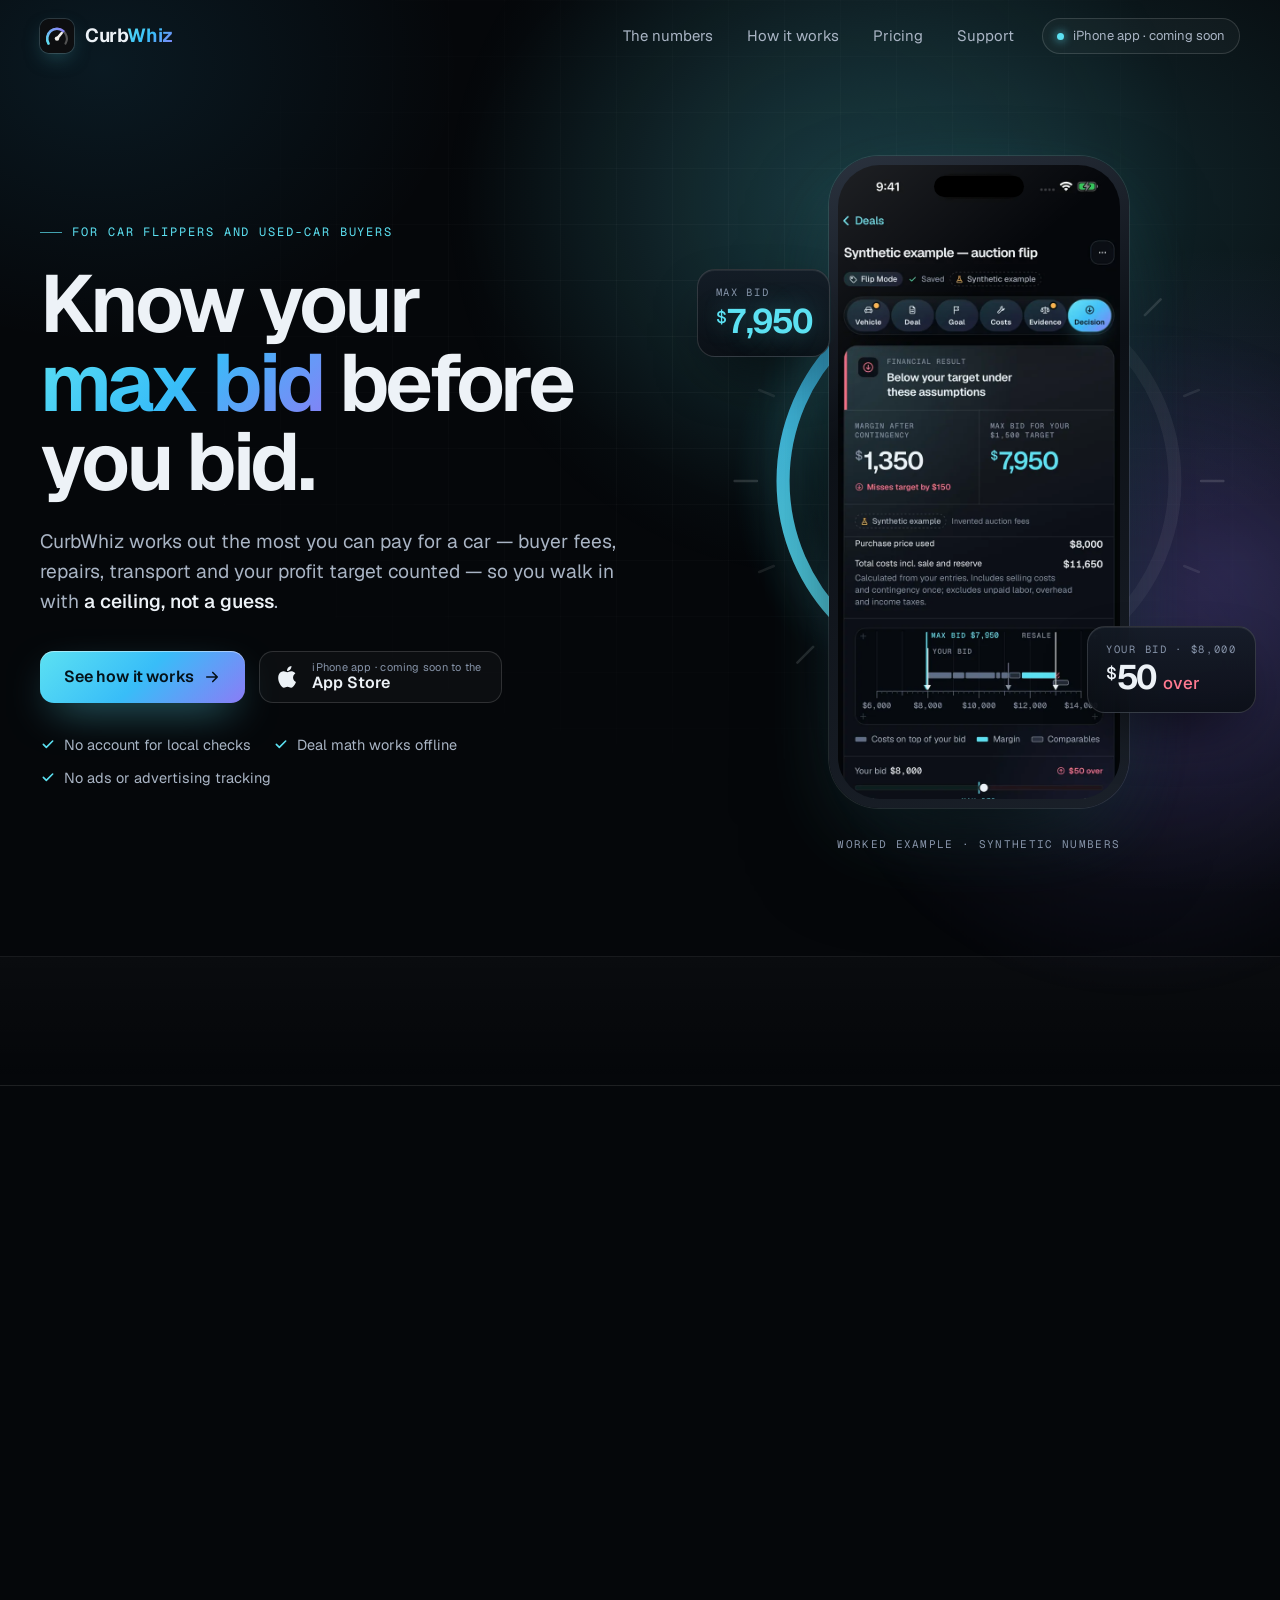
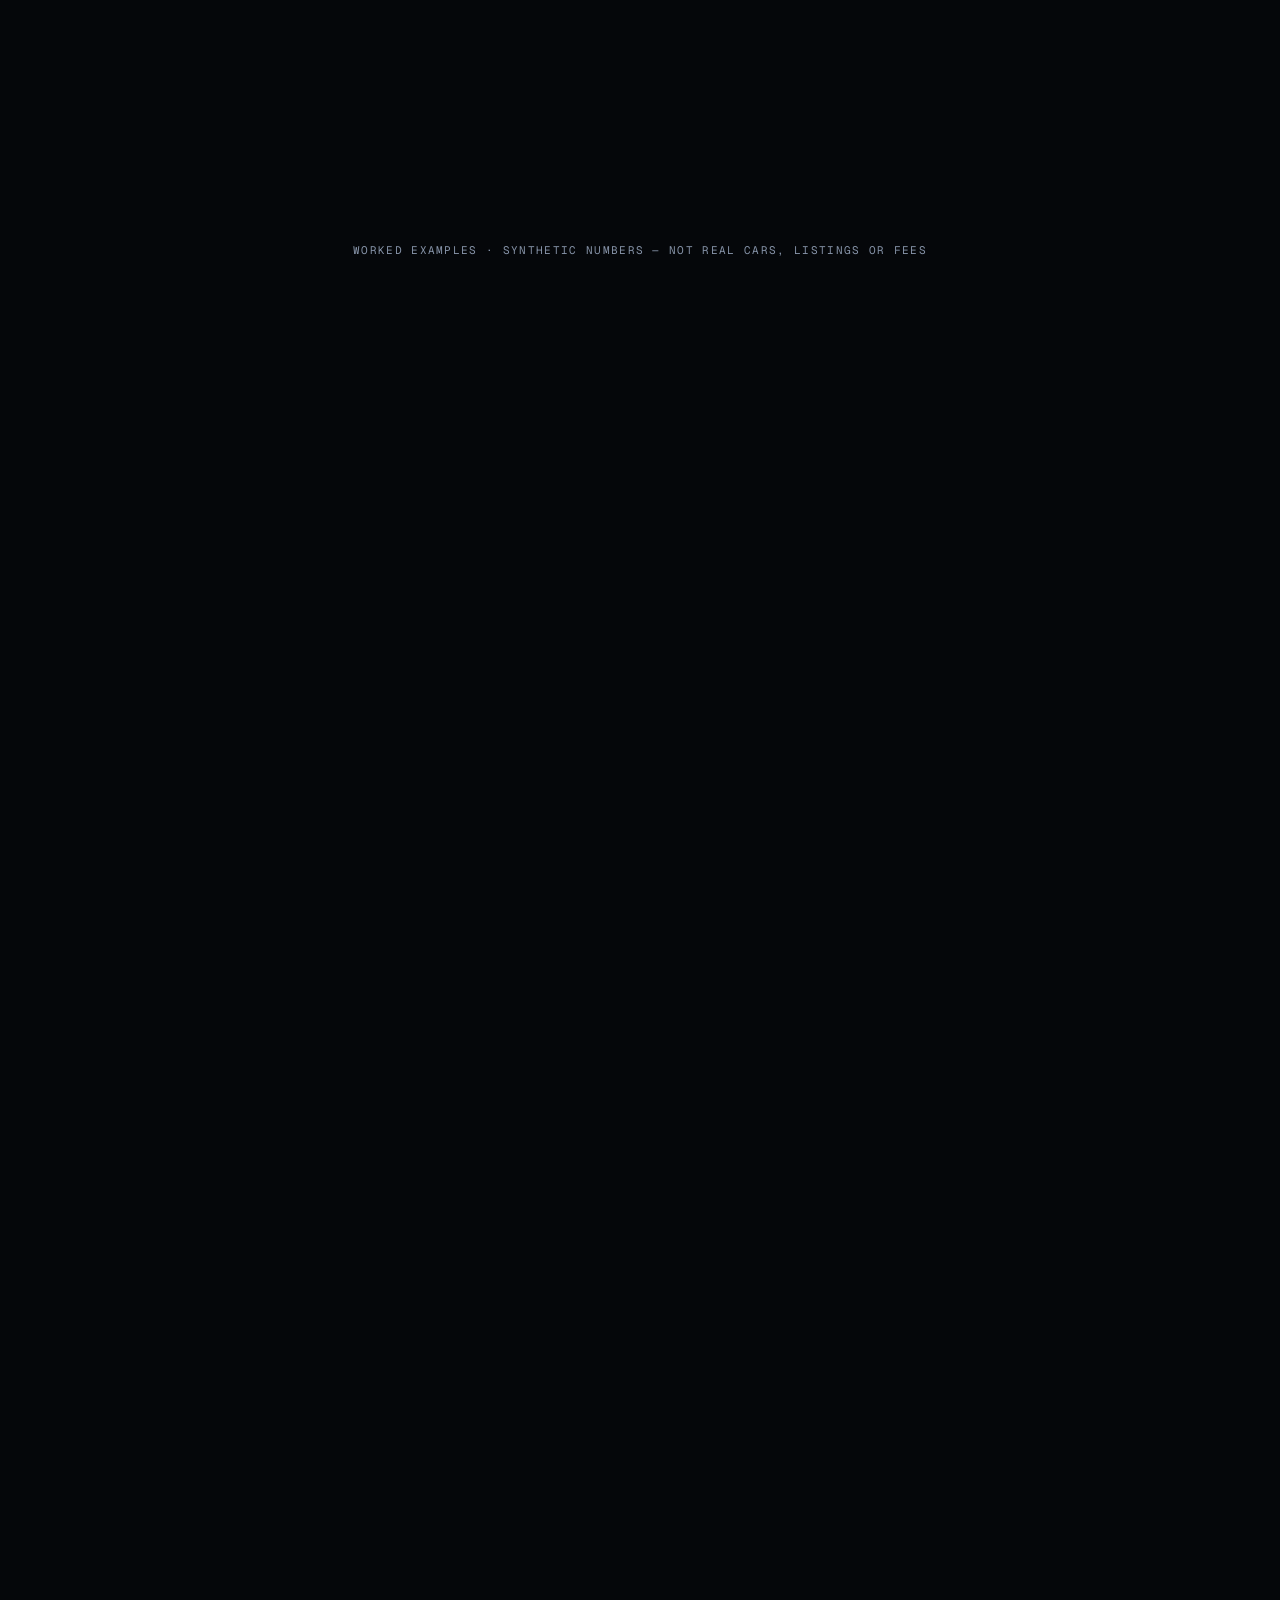
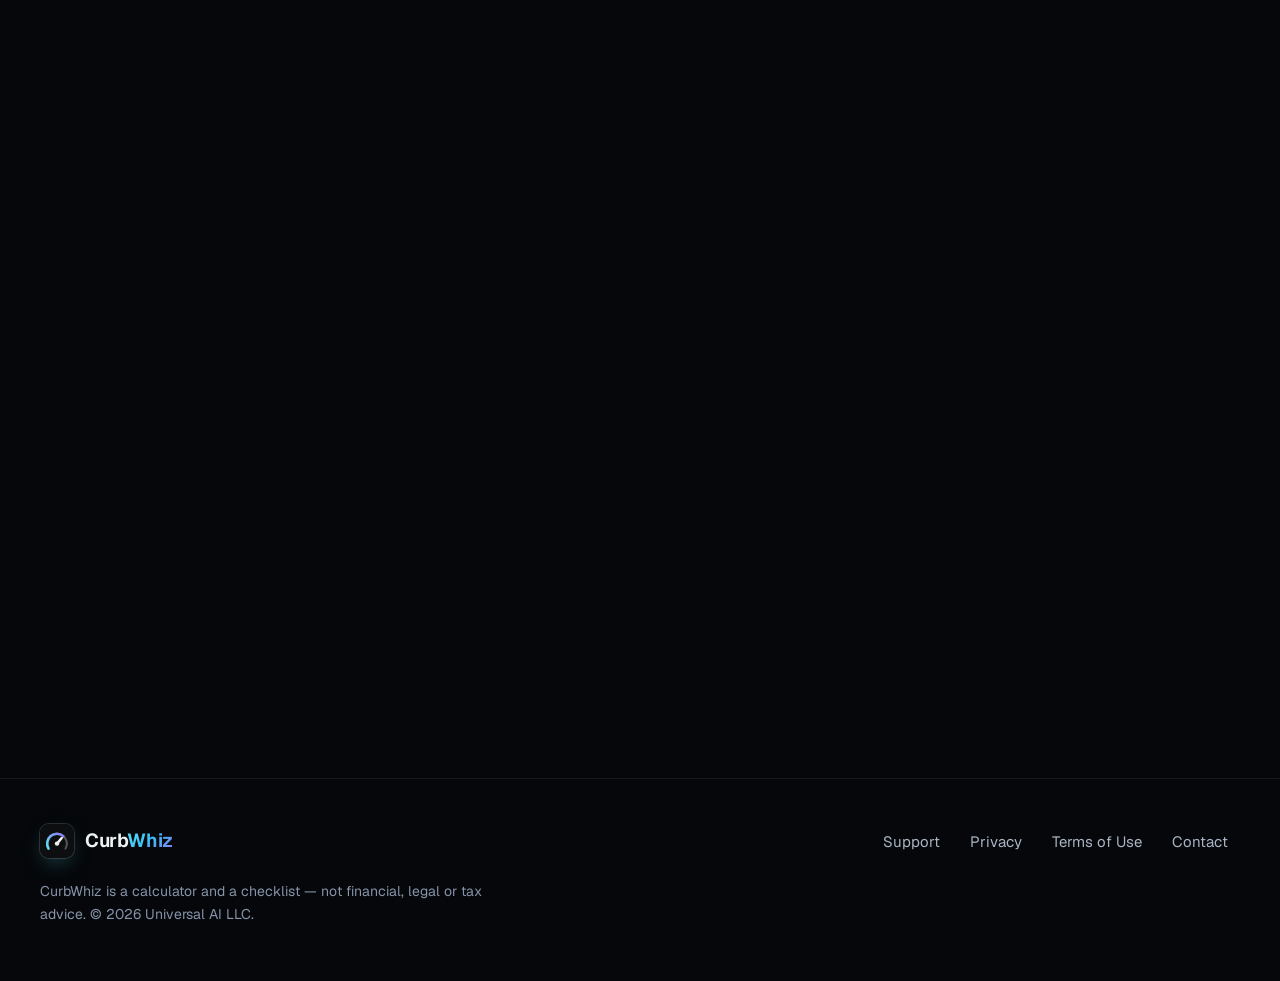
<file: welcome/index.html>
<!doctype html>
<html lang="en">
  <head>
    <meta charset="UTF-8" />
    <!-- The landing page moved to the site root on November 11, 2026. This page only forwards old links. -->
    <meta http-equiv="Content-Security-Policy" content="default-src 'none'; style-src 'unsafe-inline'; base-uri 'none'; form-action 'none'" />
    <meta name="viewport" content="width=device-width, initial-scale=1.0" />
    <meta name="color-scheme" content="dark" />
    <meta name="robots" content="noindex, nofollow" />
    <meta name="referrer" content="no-referrer" />
    <meta http-equiv="refresh" content="0; url=../" />
    <link rel="canonical" href="https://universalai123.github.io/curbwhiz-web/" />
    <title>CurbWhiz</title>
    <style>html{background:#05070a;color:#edf2f7;font:400 16px/1.5 ui-sans-serif,system-ui,-apple-system,sans-serif}body{margin:0;min-height:100vh;display:grid;place-items:center}a{color:#5ce1f2}</style>
  </head>
  <body>
    <p><a href="../">Continue to CurbWhiz</a></p>
  </body>
</html>
</file>
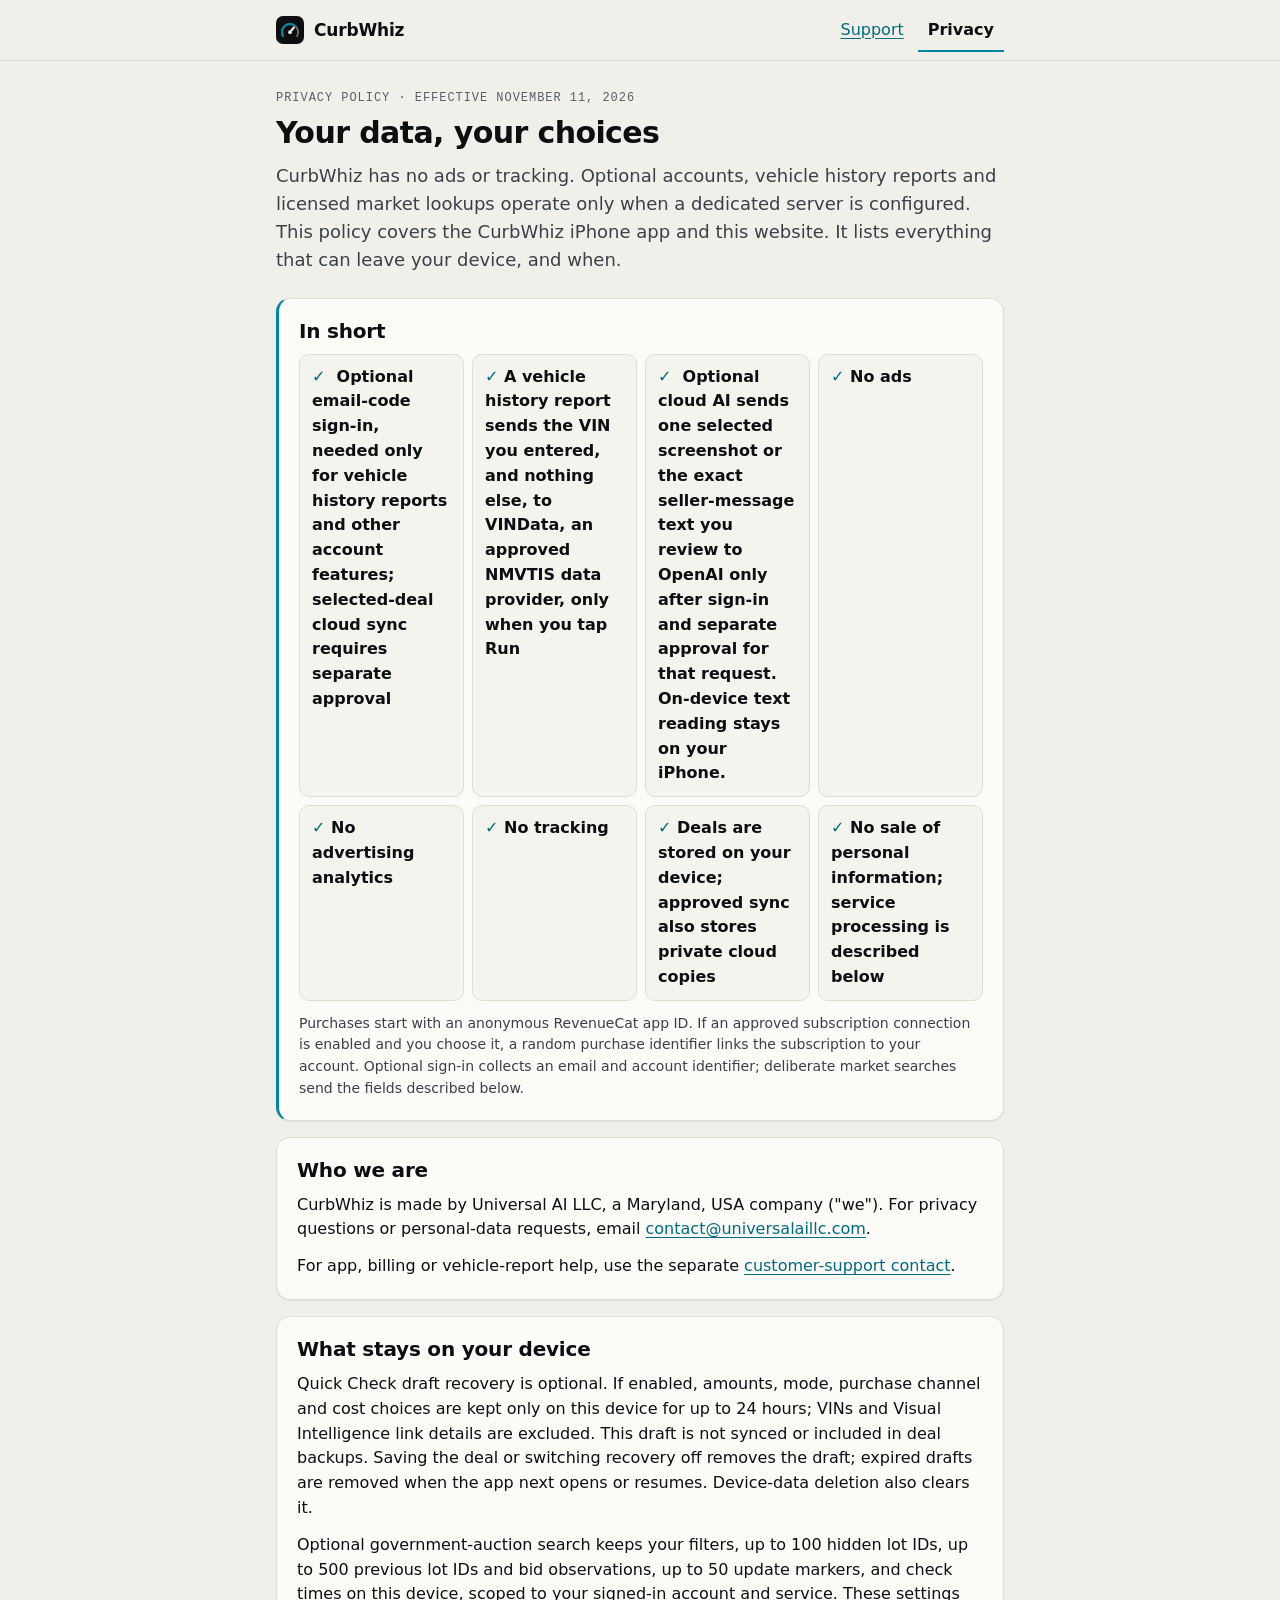
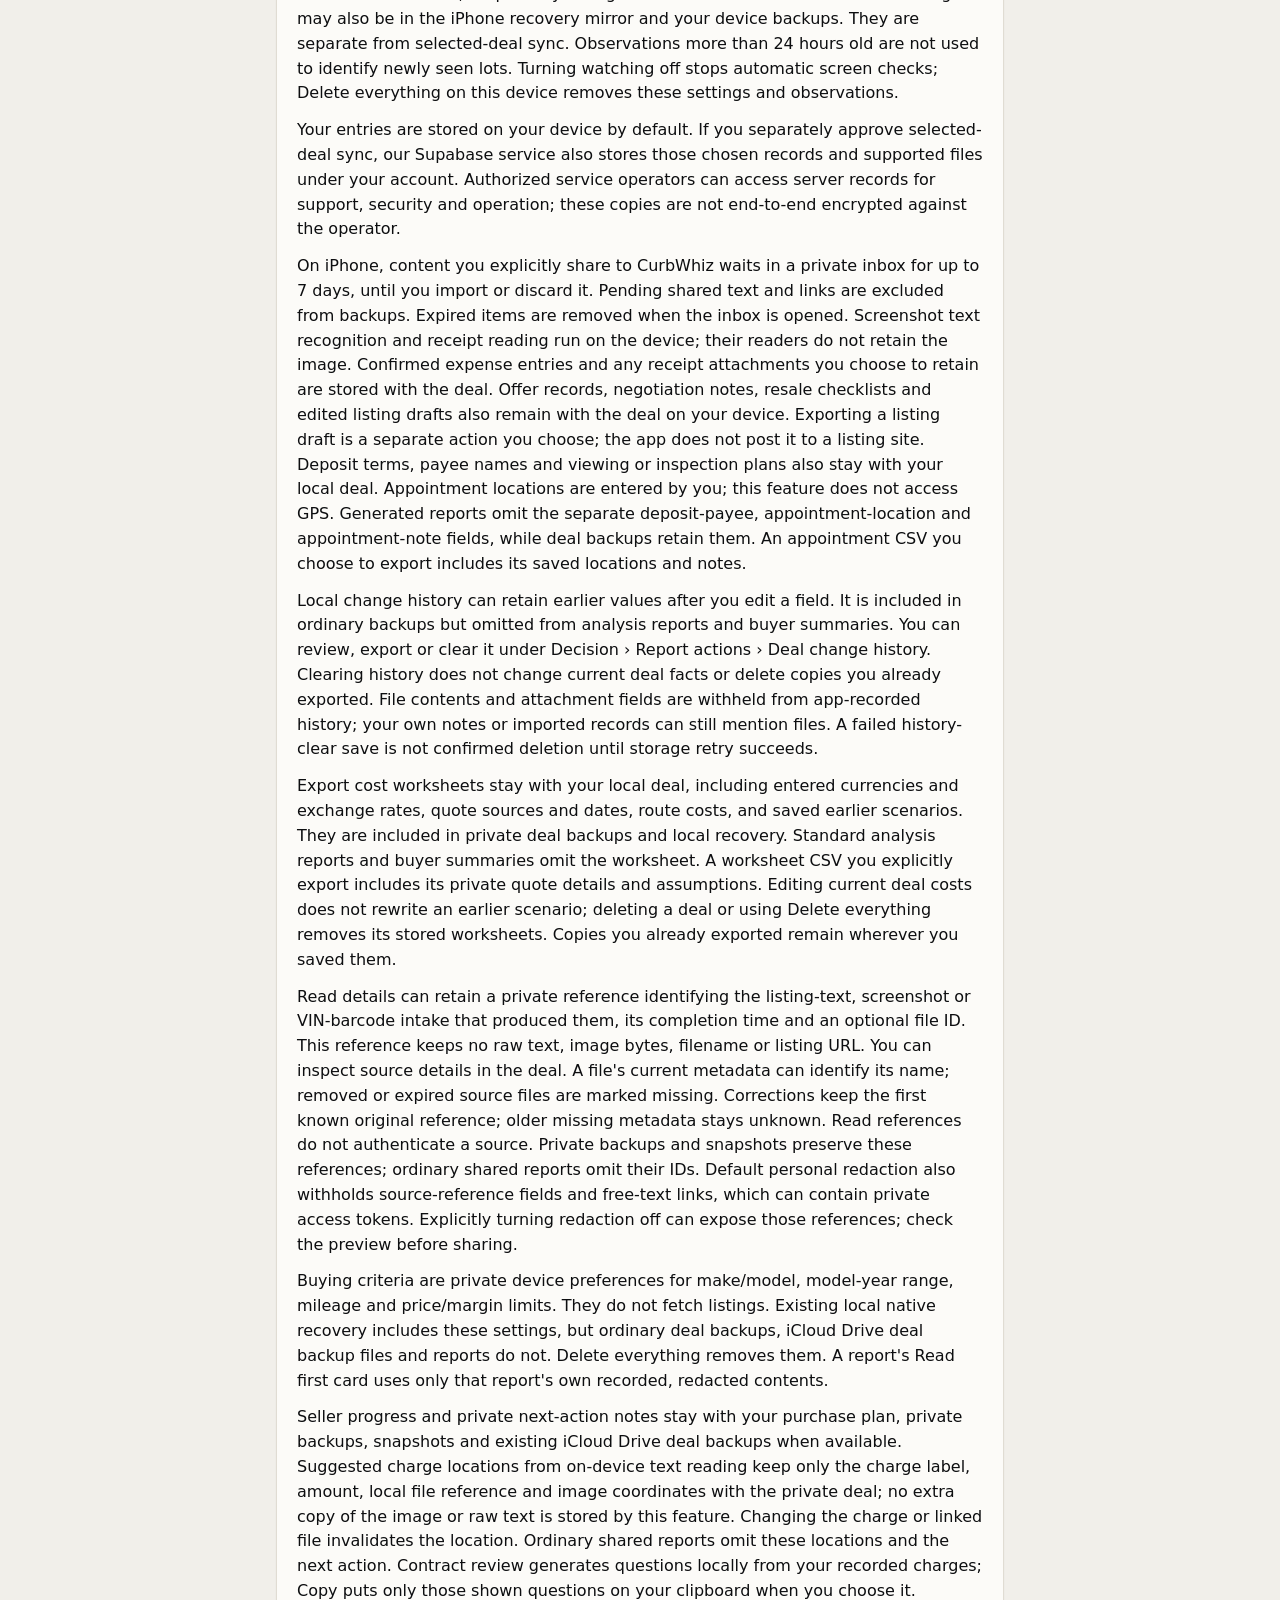
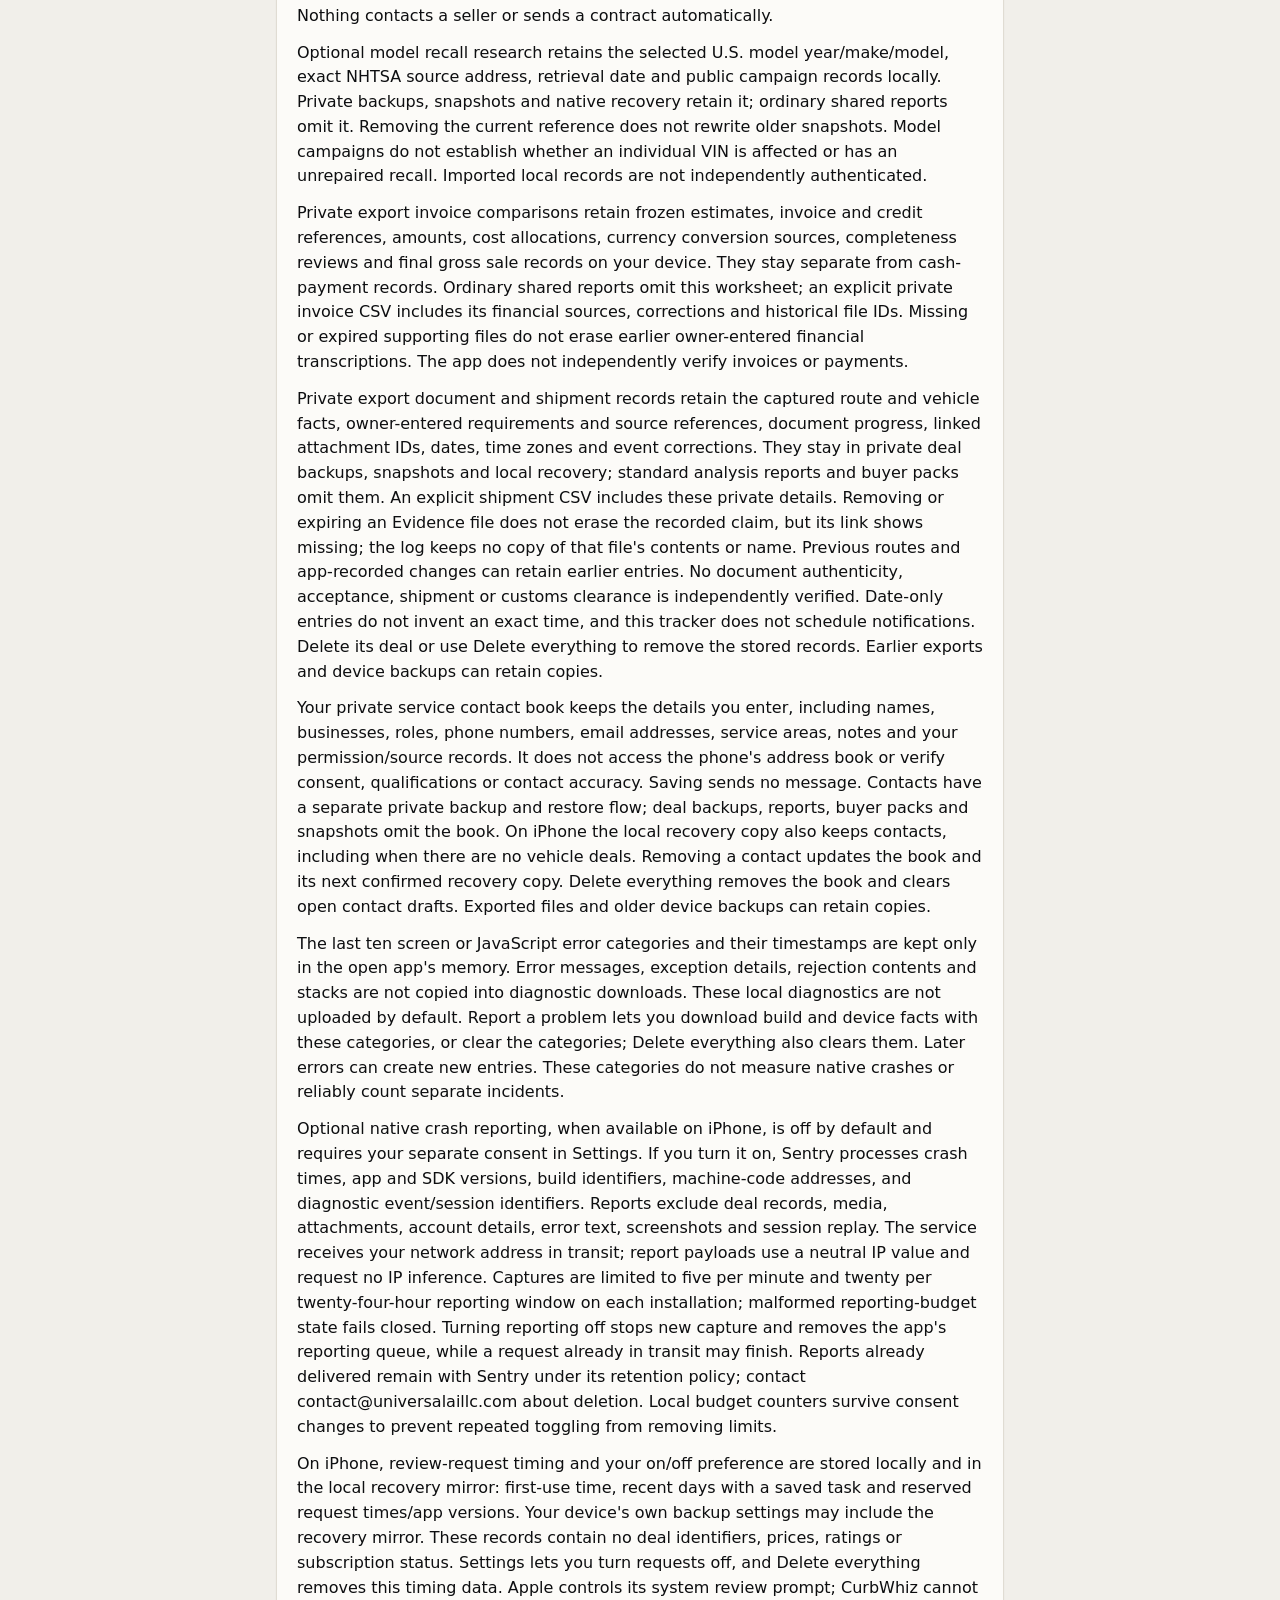
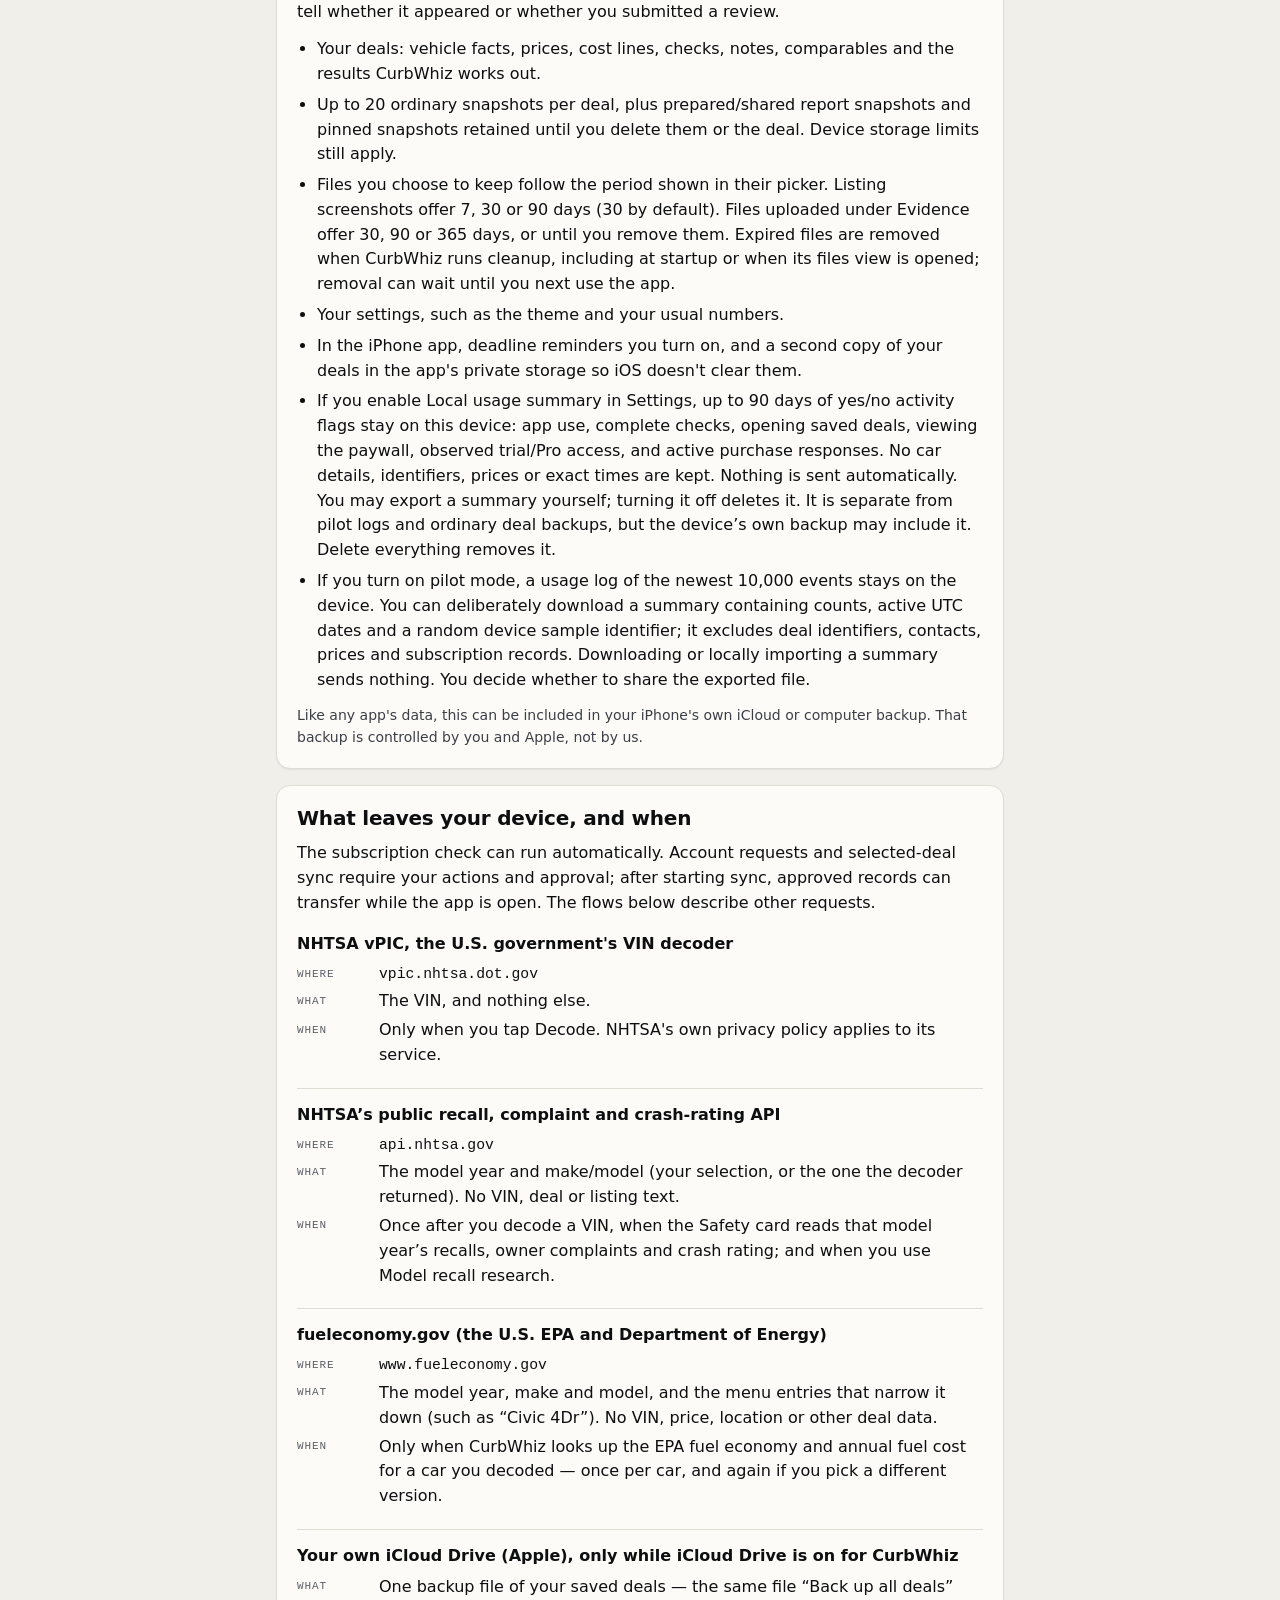
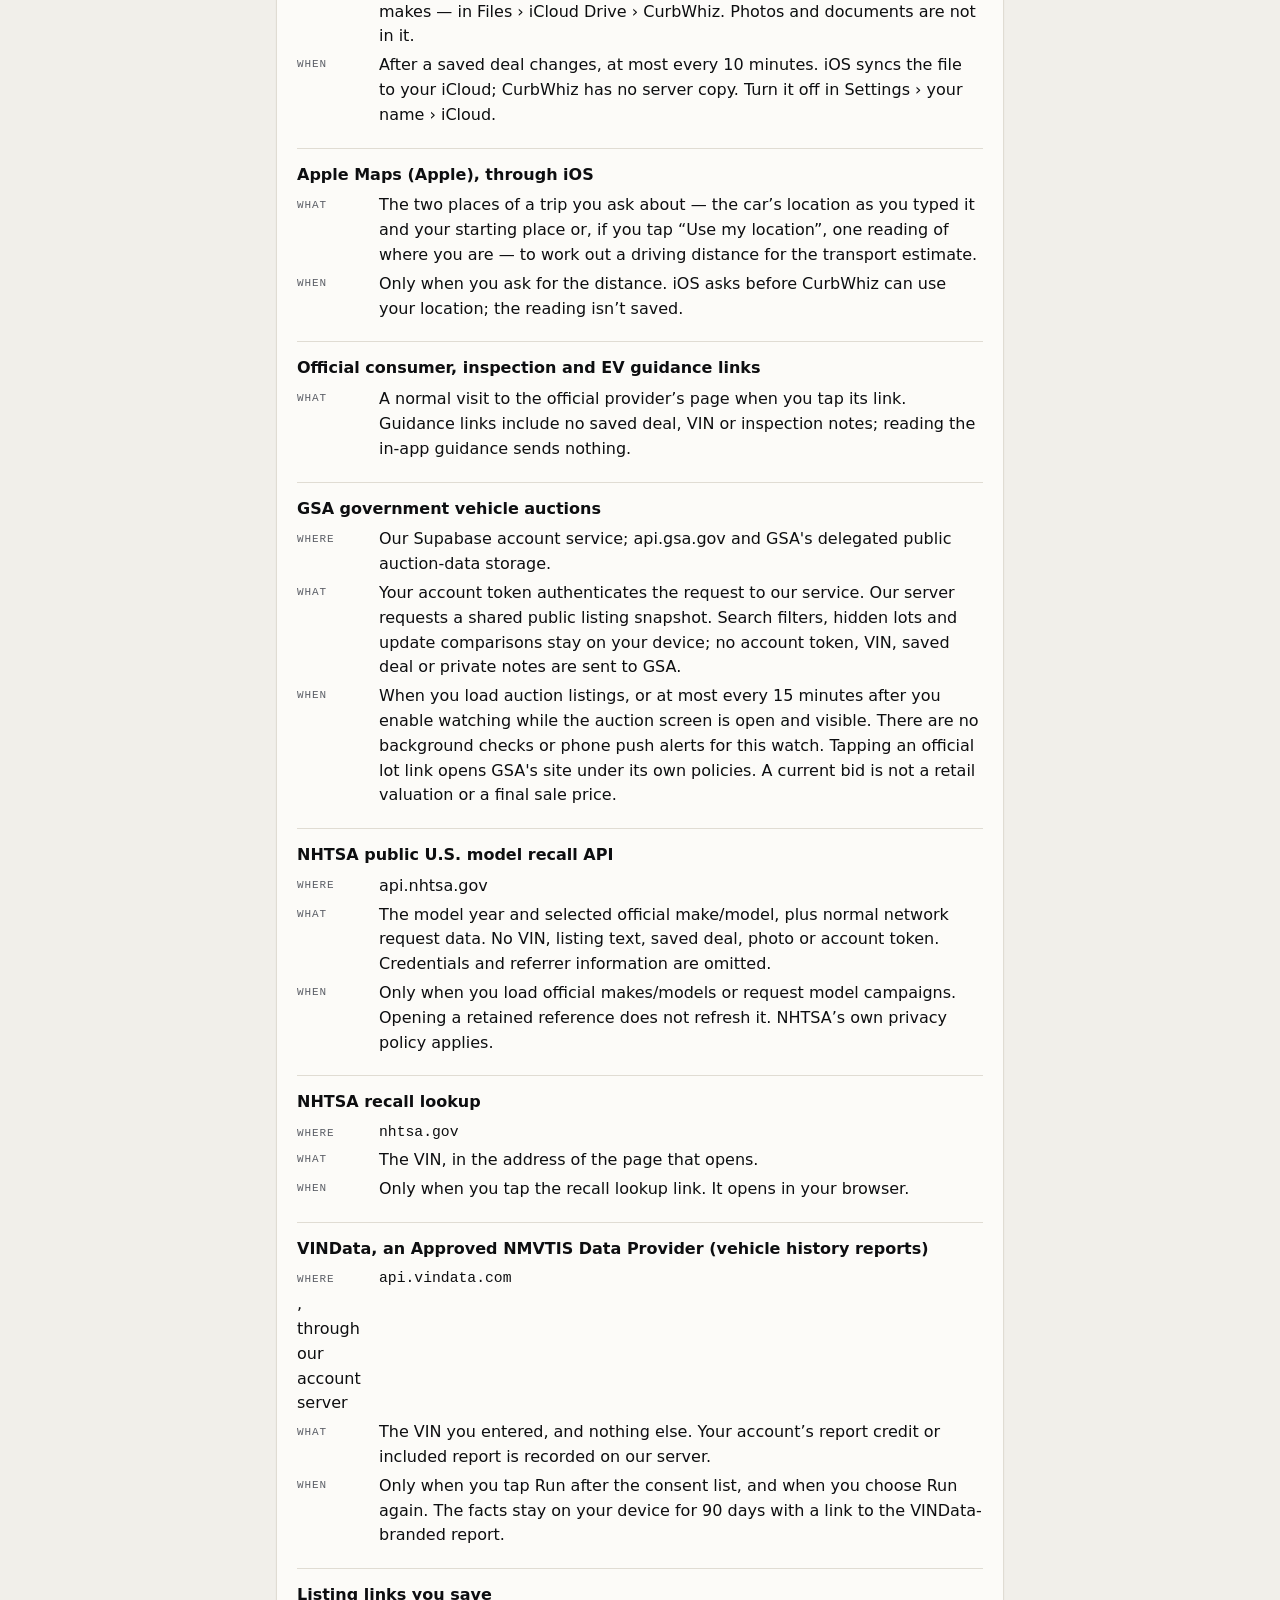
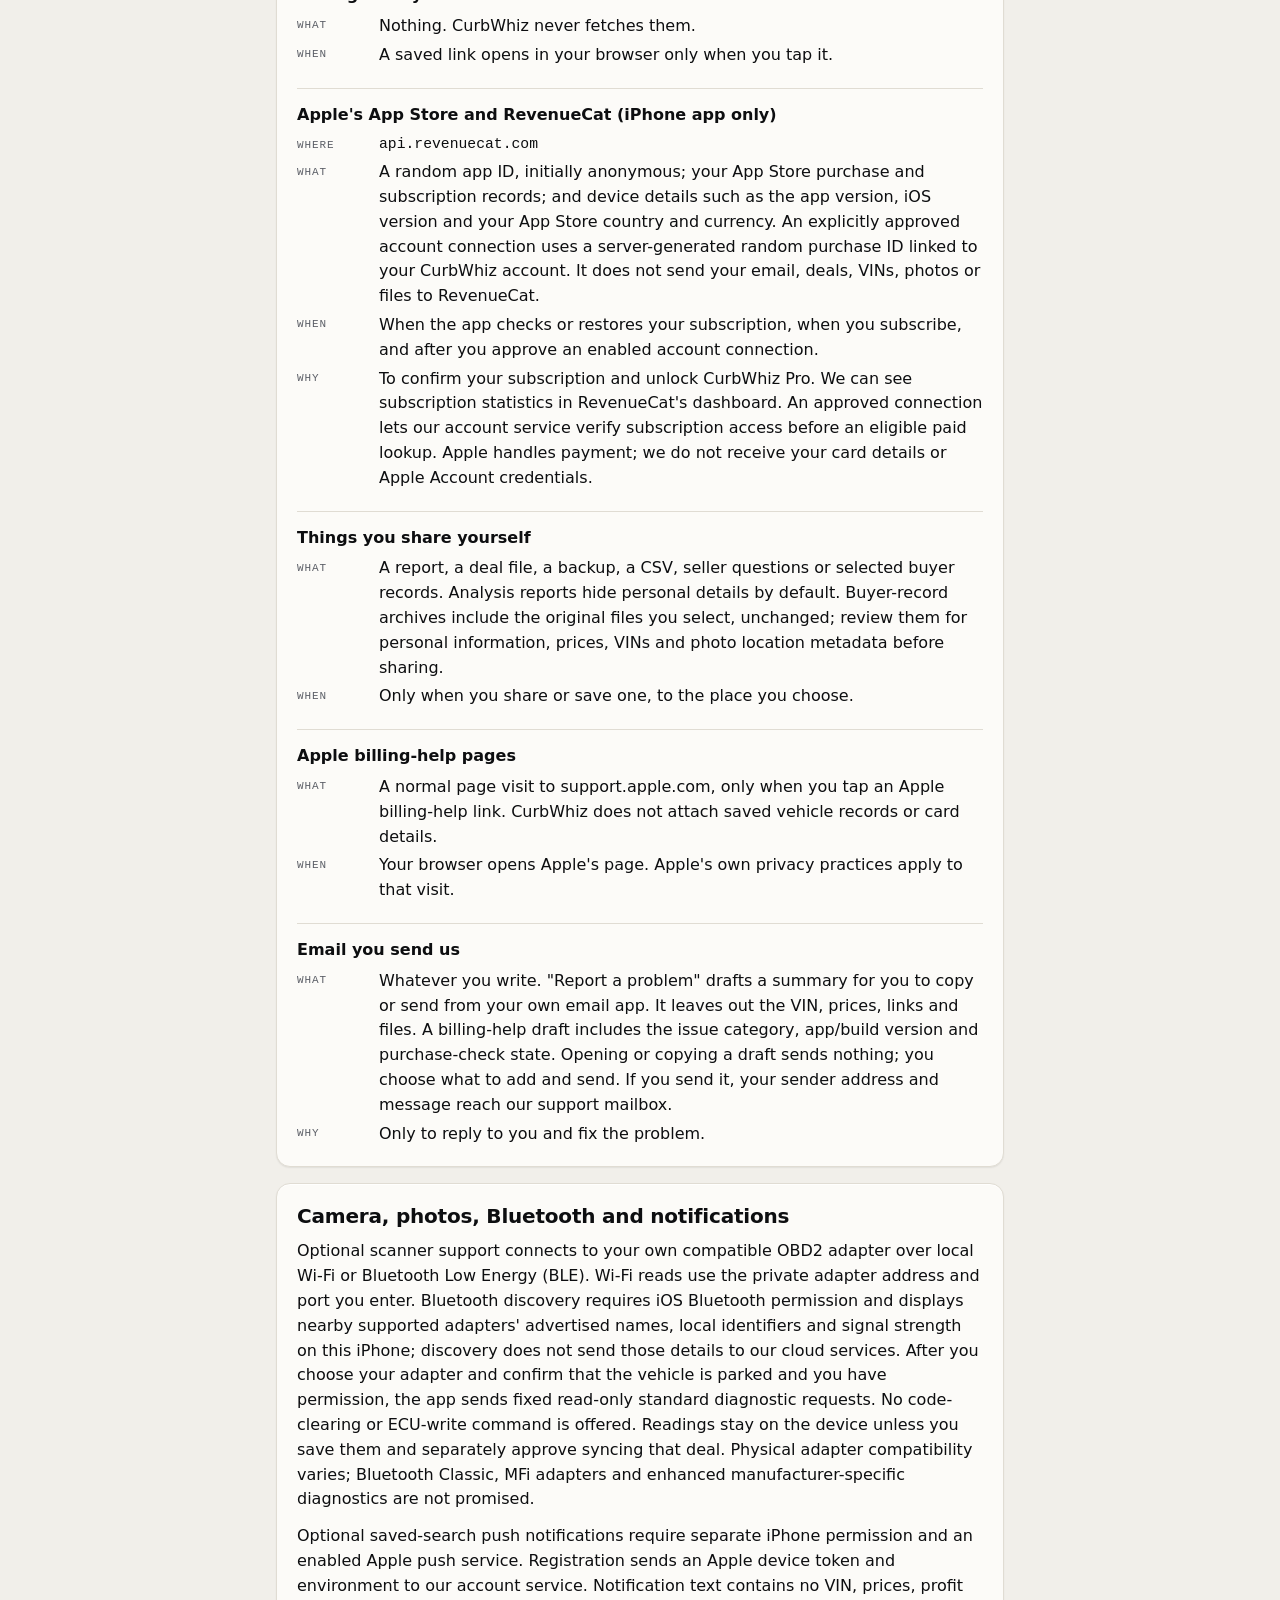
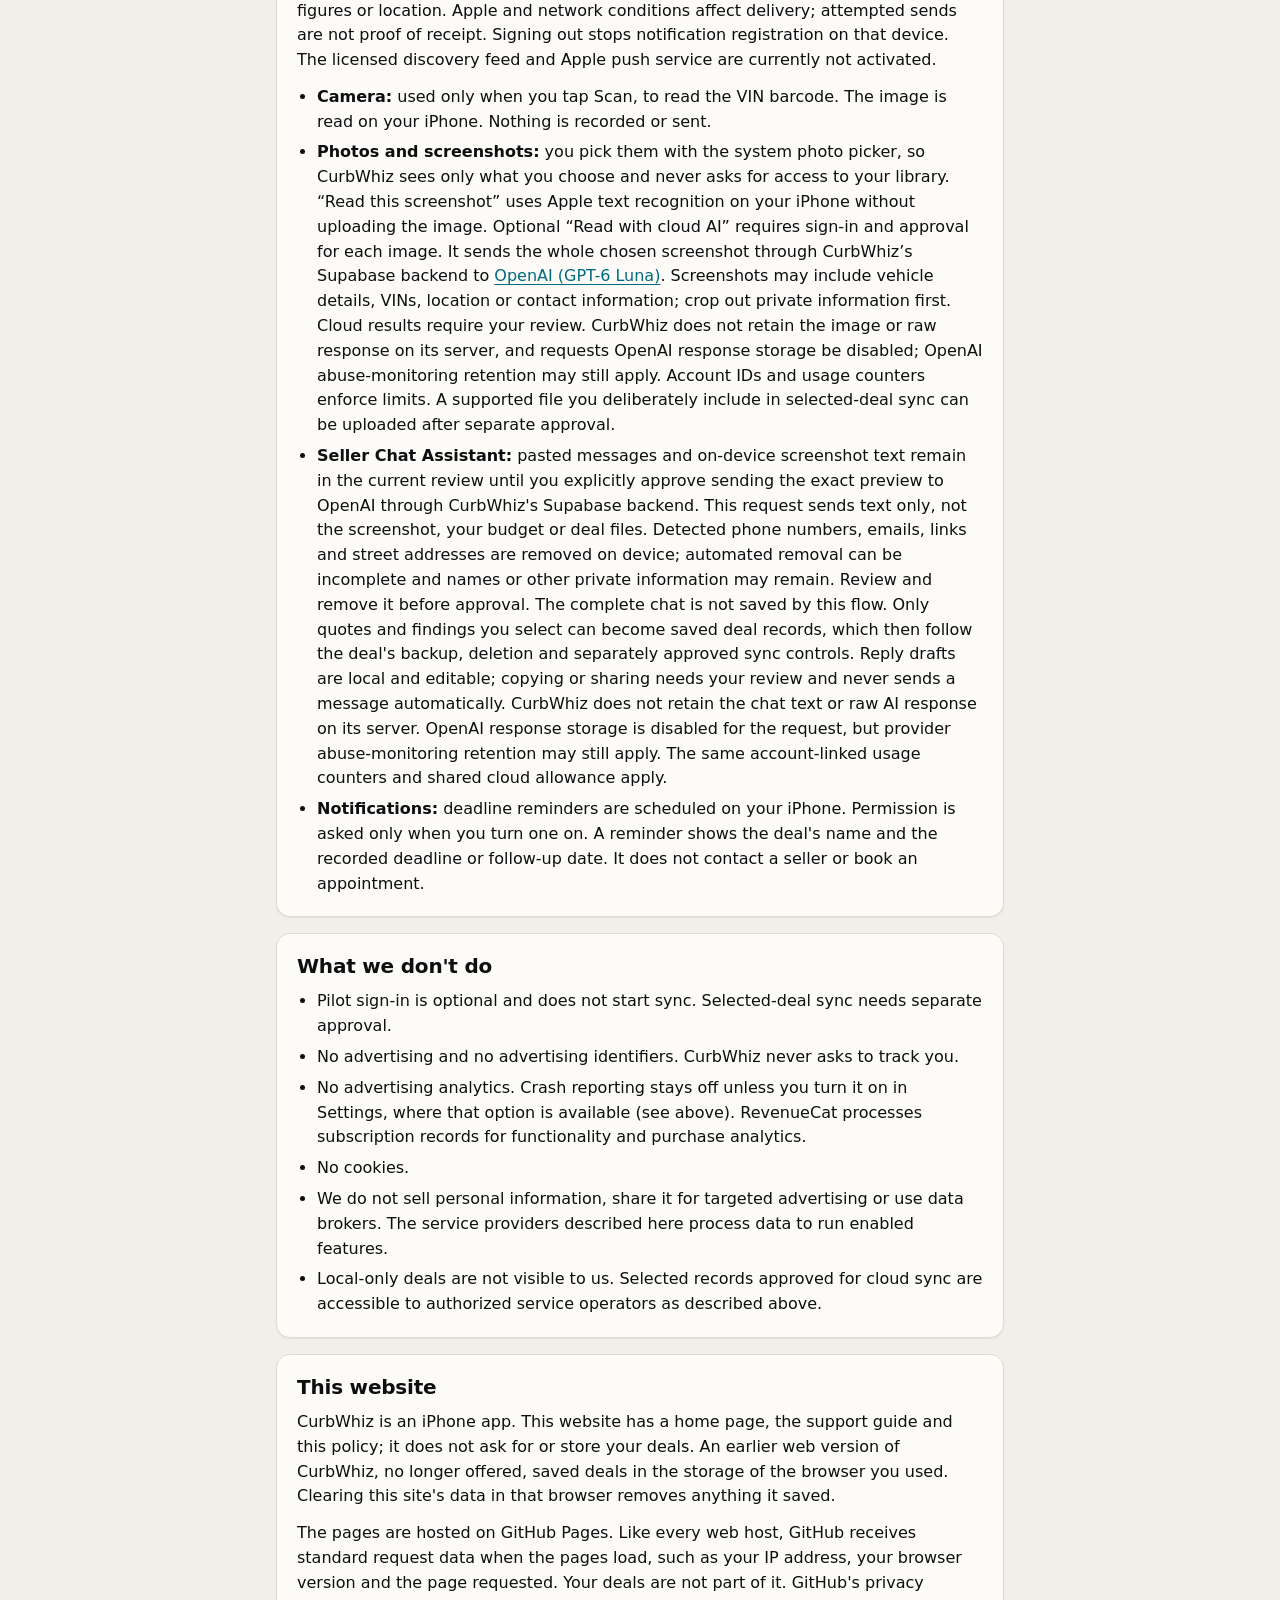
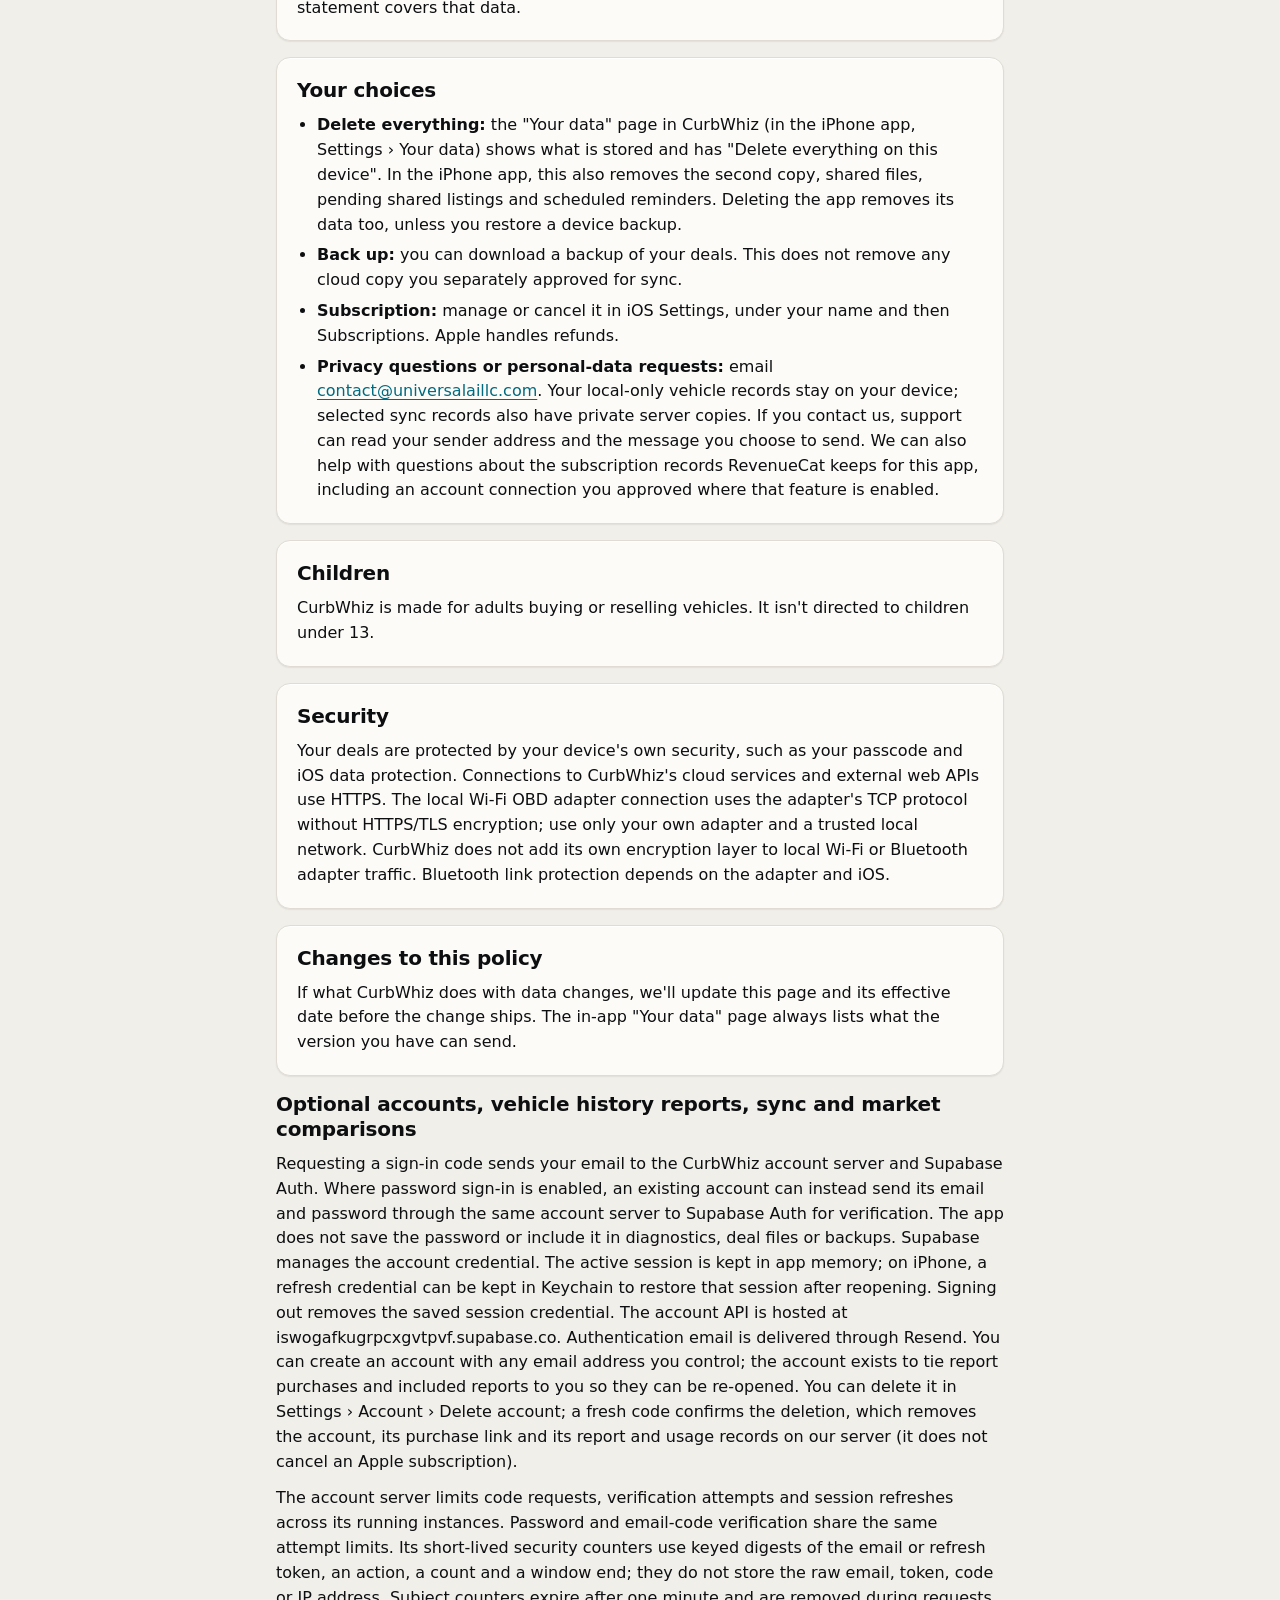
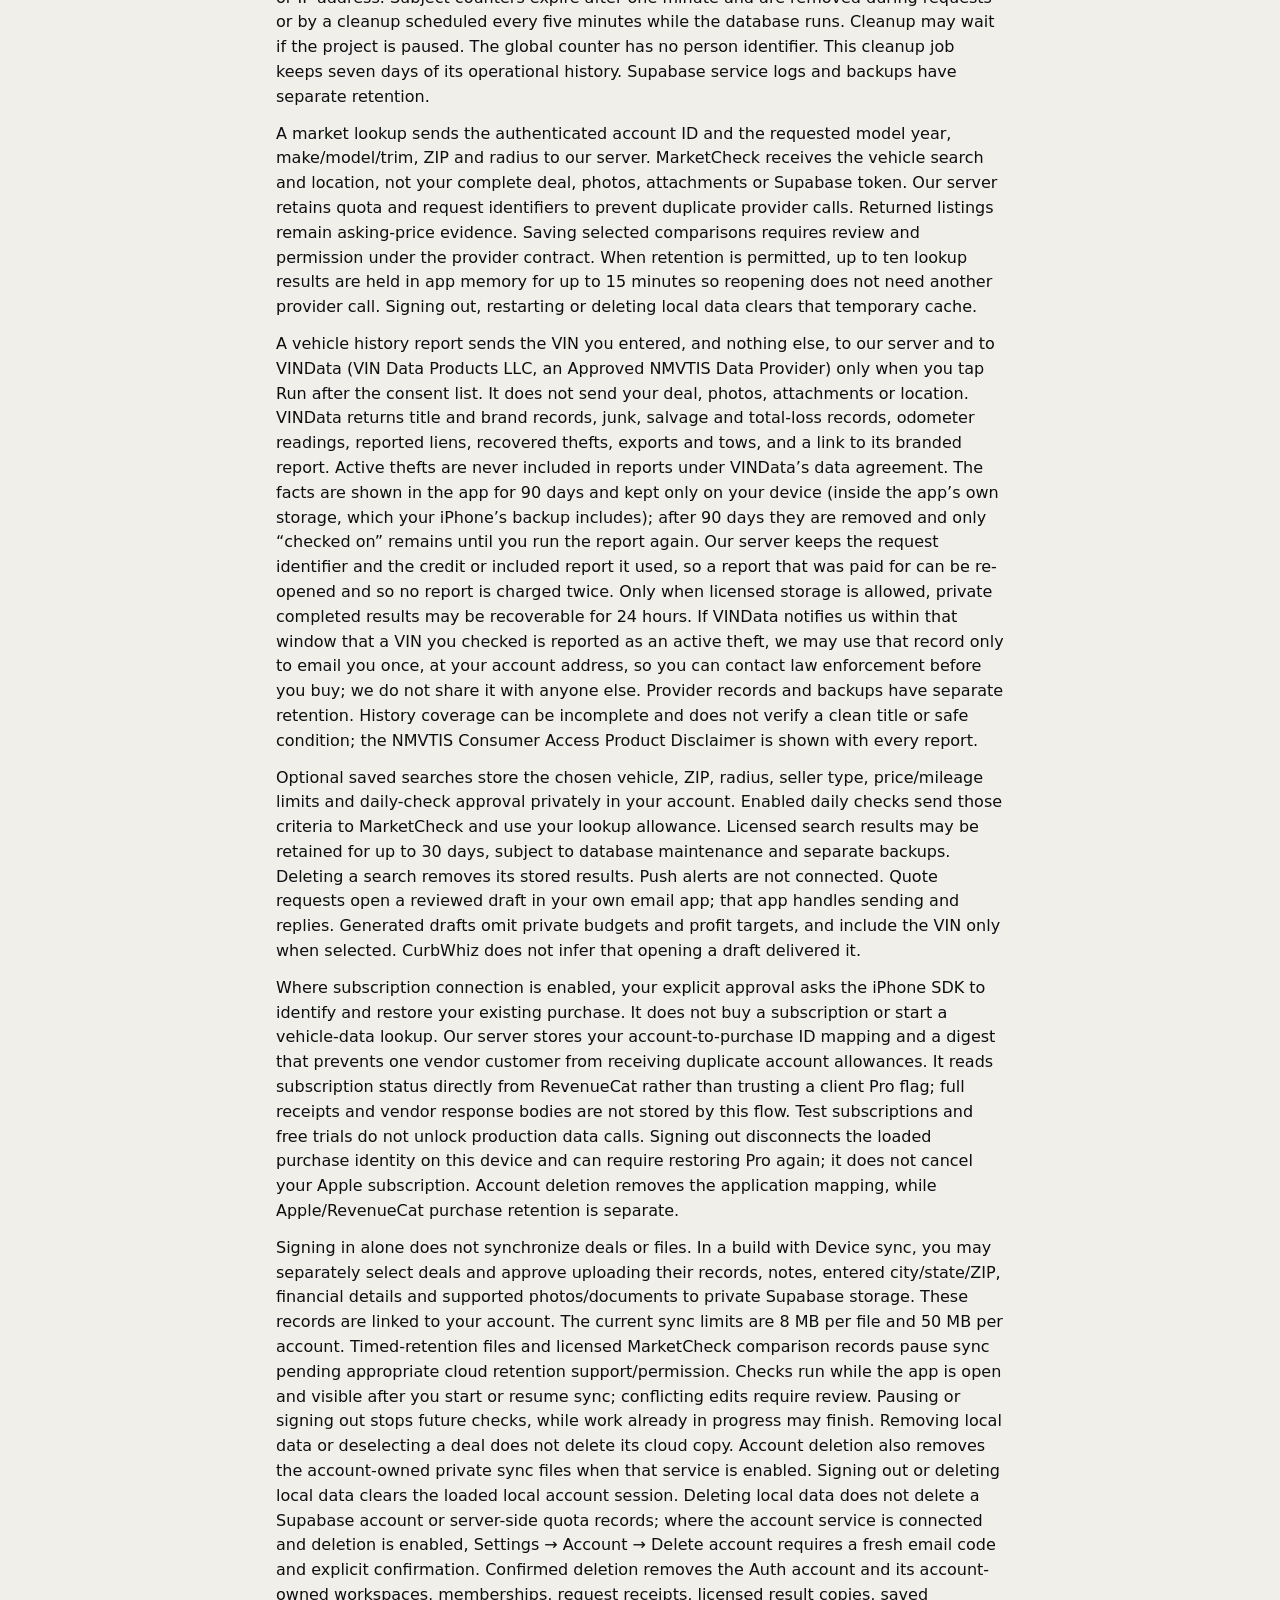
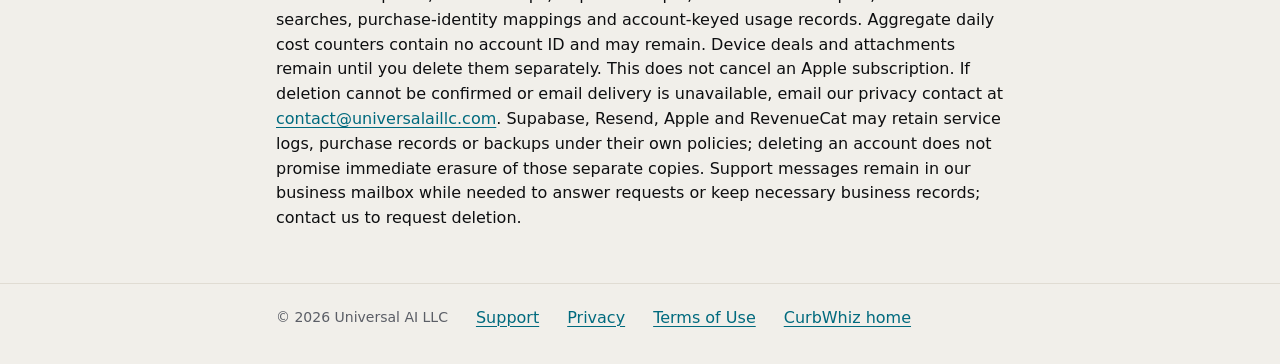
<file: privacy.html>
<!doctype html>
<html lang="en">
  <head>
    <meta charset="UTF-8" />
    <!--
      Self-contained on purpose: no scripts, no external files, no fonts to fetch.
      The policy below allows nothing except this page's own <style> and the data: icon.
      Keep it in step with appstore/privacy/APP-PRIVACY.md and src/ui/app/externalOrigins.ts
      (scripts/asc-upload-metadata.mjs checks that every destination the iOS app can contact is named here).
    -->
    <meta http-equiv="Content-Security-Policy" content="default-src 'none'; style-src 'unsafe-inline'; img-src data:; base-uri 'none'; form-action 'none'" />
    <meta name="viewport" content="width=device-width, initial-scale=1.0, viewport-fit=cover" />
    <meta name="color-scheme" content="light dark" />
    <meta name="theme-color" content="#f1efea" media="(prefers-color-scheme: light)" />
    <meta name="theme-color" content="#05070a" media="(prefers-color-scheme: dark)" />
    <meta name="referrer" content="no-referrer" />
    <meta name="robots" content="noindex, nofollow" />
    <meta
      name="description"
      content="CurbWhiz's privacy policy: optional accounts, vehicle history reports from VINData, no ads, no tracking. Deals are private by default; optional selected-deal cloud sync requires approval. What can leave your device, and when."
    />
    <link
      rel="icon"
      type="image/svg+xml"
      href="data:image/svg+xml,%3Csvg%20xmlns='http://www.w3.org/2000/svg'%20viewBox='0%200%2032%2032'%3E%3Crect%20width='32'%20height='32'%20rx='8'%20fill='%230D0E10'/%3E%3Cpath%20d='M8%2023.08A9.23%209.23%200%201%201%2024%2023.08'%20fill='none'%20stroke='%23F1EFEA'%20stroke-opacity='.45'%20stroke-width='2'%20stroke-linecap='round'/%3E%3Cpath%20d='M8%2023.08A9.23%209.23%200%200%201%2021.93%2011.39'%20fill='none'%20stroke='%235CE1F2'%20stroke-width='2.4'%20stroke-linecap='round'/%3E%3Cpath%20d='M16%2018.46L20.43%2013.18'%20stroke='%23F1EFEA'%20stroke-width='2.4'%20stroke-linecap='round'/%3E%3Ccircle%20cx='16'%20cy='18.46'%20r='2.1'%20fill='%23F1EFEA'/%3E%3C/svg%3E"
    />
    <title>CurbWhiz privacy policy</title>
    <style>
      /* "Instrument Cluster" tokens, copied from src/ui/styles/tokens.css (light = daylight paper, dark = night drive). */
      :root {
        color-scheme: light;
        --bg: #f1efea;
        --surface: #fcfbf8;
        --surface-2: #f5f3ee;
        --border: #e0dcd3;
        --border-strong: #cbc6bb;
        --text: #0d0e10;
        --text-muted: #3c3f46;
        --text-subtle: #5b5e66;
        --accent: #006a7e;
        --accent-mark: #00869e;
        --accent-soft: rgba(0, 134, 158, 0.1);
        --focus: #006a7e;
        --logo-bg: #0d0e10;
        --logo-ink: #f1efea;
        --shadow: 0 1px 0 rgba(13, 14, 16, 0.02), 0 1px 2px rgba(13, 14, 16, 0.05), inset 0 1px 0 rgba(255, 255, 255, 0.9);
        --font-sans: ui-sans-serif, system-ui, -apple-system, 'Segoe UI', Roboto, 'Helvetica Neue', Arial, sans-serif;
        --font-mono: ui-monospace, 'SF Mono', SFMono-Regular, Menlo, Consolas, monospace;
      }
      @media (prefers-color-scheme: dark) {
        :root:not([data-theme='light']) {
          color-scheme: dark;
          --bg: #05070a;
          --surface: #0a0e14;
          --surface-2: #0e131a;
          --border: #19202a;
          --border-strong: #273041;
          --text: #edf2f7;
          --text-muted: #a9b4c4;
          --text-subtle: #8693a8;
          --accent: #5ce1f2;
          --accent-mark: #5ce1f2;
          --accent-soft: rgba(92, 225, 242, 0.09);
          --focus: #5ce1f2;
          --logo-bg: #edf2f7;
          --logo-ink: #05070a;
          --shadow: none;
        }
      }
      :root[data-theme='dark'] {
        color-scheme: dark;
        --bg: #05070a;
        --surface: #0a0e14;
        --surface-2: #0e131a;
        --border: #19202a;
        --border-strong: #273041;
        --text: #edf2f7;
        --text-muted: #a9b4c4;
        --text-subtle: #8693a8;
        --accent: #5ce1f2;
        --accent-mark: #5ce1f2;
        --accent-soft: rgba(92, 225, 242, 0.09);
        --focus: #5ce1f2;
        --logo-bg: #edf2f7;
        --logo-ink: #05070a;
        --shadow: none;
      }
      *,
      *::before,
      *::after {
        box-sizing: border-box;
      }
      html {
        background: var(--bg);
        -webkit-text-size-adjust: 100%;
        text-size-adjust: 100%;
      }
      body {
        margin: 0;
        background: var(--bg);
        color: var(--text);
        font-family: var(--font-sans);
        font-size: 16px;
        line-height: 1.55;
        overflow-wrap: anywhere;
      }
      a {
        color: var(--accent);
        text-decoration: underline;
        text-decoration-thickness: 1px;
        text-underline-offset: 0.18em;
      }
      a:hover {
        text-decoration-thickness: 2px;
      }
      a:focus-visible {
        outline: 2px solid var(--focus);
        outline-offset: 2px;
        border-radius: 4px;
      }
      .skip {
        position: absolute;
        left: 16px;
        top: -100px;
        background: var(--surface);
        padding: 10px 14px;
        border: 1px solid var(--border-strong);
        border-radius: 8px;
        z-index: 2;
      }
      .skip:focus {
        top: 12px;
      }
      .wrap {
        max-width: 760px;
        margin: 0 auto;
        padding-left: max(16px, env(safe-area-inset-left));
        padding-right: max(16px, env(safe-area-inset-right));
      }
      .site-header {
        border-bottom: 1px solid var(--border);
        background: var(--bg);
      }
      .site-header .wrap {
        display: flex;
        flex-wrap: wrap;
        align-items: center;
        justify-content: space-between;
        gap: 4px 16px;
        min-height: 60px;
        padding-top: env(safe-area-inset-top);
      }
      .brand {
        display: inline-flex;
        align-items: center;
        gap: 10px;
        min-height: 44px;
        color: var(--text);
        text-decoration: none;
        font-weight: 650;
        font-size: 17px;
        letter-spacing: -0.01em;
      }
      .logo__tile {
        fill: var(--logo-bg);
      }
      .logo__scale {
        fill: none;
        stroke: var(--logo-ink);
        stroke-opacity: 0.45;
        stroke-width: 2;
        stroke-linecap: round;
      }
      .logo__arc {
        fill: none;
        stroke: var(--accent-mark);
        stroke-width: 2.4;
        stroke-linecap: round;
      }
      .logo__needle {
        stroke: var(--logo-ink);
        stroke-width: 2.4;
        stroke-linecap: round;
      }
      .logo__hub {
        fill: var(--logo-ink);
      }
      .site-nav {
        display: flex;
        flex-wrap: wrap;
        gap: 0 4px;
      }
      .site-nav a,
      .site-footer a {
        display: inline-flex;
        align-items: center;
        min-height: 44px;
        padding: 0 10px;
        border-radius: 8px;
      }
      .site-nav a[aria-current='page'] {
        color: var(--text);
        text-decoration: none;
        font-weight: 600;
        box-shadow: inset 0 -2px 0 var(--accent-mark);
        border-radius: 0;
      }
      main {
        padding-top: 28px;
        padding-bottom: 40px;
      }
      .eyebrow {
        margin: 0 0 8px;
        font-family: var(--font-mono);
        font-size: 12px;
        letter-spacing: 0.08em;
        text-transform: uppercase;
        color: var(--text-subtle);
      }
      h1 {
        margin: 0 0 12px;
        font-size: 30px;
        line-height: 1.15;
        letter-spacing: -0.02em;
        font-weight: 680;
      }
      .lede {
        margin: 0 0 24px;
        font-size: 18px;
        color: var(--text-muted);
      }
      .card {
        background: var(--surface);
        border: 1px solid var(--border);
        border-radius: 14px;
        box-shadow: var(--shadow);
        padding: 20px;
        margin: 0 0 16px;
      }
      .card--accent {
        border-left: 3px solid var(--accent-mark);
      }
      h2 {
        margin: 0 0 10px;
        font-size: 20px;
        line-height: 1.25;
        letter-spacing: -0.01em;
        font-weight: 650;
      }
      h3 {
        margin: 18px 0 6px;
        font-size: 16px;
        line-height: 1.3;
        font-weight: 650;
      }
      p,
      ul,
      dl {
        margin: 0 0 12px;
      }
      .card > :last-child {
        margin-bottom: 0;
      }
      ul {
        padding-left: 1.25em;
      }
      li + li {
        margin-top: 6px;
      }
      .muted {
        color: var(--text-muted);
      }
      .small {
        font-size: 14px;
      }
      .mono {
        font-family: var(--font-mono);
        font-size: 0.92em;
      }
      .flows {
        list-style: none;
        padding: 0;
        margin: 0;
      }
      .flow {
        border-top: 1px solid var(--border);
        padding: 14px 0;
      }
      .flow:first-child {
        border-top: 0;
        padding-top: 4px;
      }
      .flow:last-child {
        padding-bottom: 0;
      }
      .flow__name {
        margin: 0 0 6px;
        font-weight: 650;
      }
      .flow__row {
        display: grid;
        grid-template-columns: 4.5em 1fr;
        gap: 2px 10px;
        margin: 0;
      }
      .flow__row + .flow__row {
        margin-top: 4px;
      }
      .caption {
        font-family: var(--font-mono);
        font-size: 11px;
        letter-spacing: 0.08em;
        text-transform: uppercase;
        color: var(--text-subtle);
        padding-top: 0.3em;
      }
      .facts {
        list-style: none;
        padding: 0;
        display: grid;
        grid-template-columns: repeat(auto-fit, minmax(150px, 1fr));
        gap: 8px;
      }
      .facts li {
        margin: 0;
        background: var(--surface-2);
        border: 1px solid var(--border);
        border-radius: 10px;
        padding: 10px 12px;
        font-weight: 600;
      }
      .facts li::before {
        content: '\2713\00a0';
        color: var(--accent);
      }
      .site-footer {
        border-top: 1px solid var(--border);
        padding-bottom: max(24px, env(safe-area-inset-bottom));
      }
      .site-footer .wrap {
        display: flex;
        flex-wrap: wrap;
        align-items: center;
        gap: 0 8px;
        padding-top: 12px;
      }
      .site-footer p {
        margin: 0 10px 0 0;
        color: var(--text-subtle);
        font-size: 14px;
      }
      @media (max-width: 520px) {
        h1 {
          font-size: 24px;
        }
        .lede {
          font-size: 17px;
        }
        .card {
          padding: 16px;
        }
        .flow__row {
          grid-template-columns: 1fr;
        }
      }
      @media print {
        .site-header,
        .site-footer,
        .skip {
          display: none;
        }
        .card {
          box-shadow: none;
          break-inside: avoid;
        }
      }
    </style>
  </head>
  <body>
    <a class="skip" href="#main">Skip to the policy</a>
    <header class="site-header">
      <div class="wrap">
        <a class="brand" href="./">
          <svg xmlns="http://www.w3.org/2000/svg" viewBox="0 0 32 32" width="28" height="28" aria-hidden="true" focusable="false">
            <rect class="logo__tile" width="32" height="32" rx="8" />
            <path class="logo__scale" d="M8 23.08A9.23 9.23 0 1 1 24 23.08" />
            <path class="logo__arc" d="M8 23.08A9.23 9.23 0 0 1 21.93 11.39" />
            <path class="logo__needle" d="M16 18.46L20.43 13.18" />
            <circle class="logo__hub" cx="16" cy="18.46" r="2.1" />
          </svg>
          <span>CurbWhiz</span>
        </a>
        <nav class="site-nav" aria-label="CurbWhiz help pages">
          <a href="support.html">Support</a>
          <a href="privacy.html" aria-current="page">Privacy</a>
        </nav>
      </div>
    </header>

    <main id="main" class="wrap">
      <p class="eyebrow">Privacy policy · Effective November 11, 2026</p>
      <h1>Your data, your choices</h1>
      <p class="lede">
        CurbWhiz has no ads or tracking. Optional accounts, vehicle history reports and licensed market lookups operate only when a dedicated server is
        configured. This policy covers the CurbWhiz iPhone app and this website. It lists everything that can leave your device, and when.
      </p>

      <section class="card card--accent" aria-labelledby="short">
        <h2 id="short">In short</h2>
        <ul class="facts">
          <li>
            Optional email-code sign-in, needed only for vehicle history reports and other account features; selected-deal cloud sync requires separate approval
          </li>
          <li>A vehicle history report sends the VIN you entered, and nothing else, to VINData, an approved NMVTIS data provider, only when you tap Run</li>
          <li>
            Optional cloud AI sends one selected screenshot or the exact seller-message text you review to OpenAI only after sign-in and separate approval for
            that request. On-device text reading stays on your iPhone.
          </li>
          <li>No ads</li>
          <li>No advertising analytics</li>
          <li>No tracking</li>
          <li>Deals are stored on your device; approved sync also stores private cloud copies</li>
          <li>No sale of personal information; service processing is described below</li>
        </ul>
        <p class="muted small">
          Purchases start with an anonymous RevenueCat app ID. If an approved subscription connection is enabled and you choose it, a random purchase identifier
          links the subscription to your account. Optional sign-in collects an email and account identifier; deliberate market searches send the fields
          described below.
        </p>
      </section>

      <section class="card" aria-labelledby="who">
        <h2 id="who">Who we are</h2>
        <p>
          CurbWhiz is made by Universal AI LLC, a Maryland, USA company ("we"). For privacy questions or personal-data requests, email
          <a href="mailto:contact@universalaillc.com">contact@universalaillc.com</a>.
        </p>
        <p>For app, billing or vehicle-report help, use the separate <a href="support.html#contact">customer-support contact</a>.</p>
      </section>

      <section class="card" aria-labelledby="stays">
        <h2 id="stays">What stays on your device</h2>
        <p>
          Quick Check draft recovery is optional. If enabled, amounts, mode, purchase channel and cost choices are kept only on this device for up to 24 hours;
          VINs and Visual Intelligence link details are excluded. This draft is not synced or included in deal backups. Saving the deal or switching recovery
          off removes the draft; expired drafts are removed when the app next opens or resumes. Device-data deletion also clears it.
        </p>
        <p>
          Optional government-auction search keeps your filters, up to 100 hidden lot IDs, up to 500 previous lot IDs and bid observations, up to 50 update
          markers, and check times on this device, scoped to your signed-in account and service. These settings may also be in the iPhone recovery mirror and
          your device backups. They are separate from selected-deal sync. Observations more than 24 hours old are not used to identify newly seen lots. Turning
          watching off stops automatic screen checks; Delete everything on this device removes these settings and observations.
        </p>
        <p>
          Your entries are stored on your device by default. If you separately approve selected-deal sync, our Supabase service also stores those chosen records
          and supported files under your account. Authorized service operators can access server records for support, security and operation; these copies are
          not end-to-end encrypted against the operator.
        </p>
        <p>
          On iPhone, content you explicitly share to CurbWhiz waits in a private inbox for up to 7 days, until you import or discard it. Pending shared text and
          links are excluded from backups. Expired items are removed when the inbox is opened. Screenshot text recognition and receipt reading run on the
          device; their readers do not retain the image. Confirmed expense entries and any receipt attachments you choose to retain are stored with the deal.
          Offer records, negotiation notes, resale checklists and edited listing drafts also remain with the deal on your device. Exporting a listing draft is a
          separate action you choose; the app does not post it to a listing site. Deposit terms, payee names and viewing or inspection plans also stay with your
          local deal. Appointment locations are entered by you; this feature does not access GPS. Generated reports omit the separate deposit-payee,
          appointment-location and appointment-note fields, while deal backups retain them. An appointment CSV you choose to export includes its saved locations
          and notes.
        </p>
        <p>
          Local change history can retain earlier values after you edit a field. It is included in ordinary backups but omitted from analysis reports and buyer
          summaries. You can review, export or clear it under Decision › Report actions › Deal change history. Clearing history does not change current deal
          facts or delete copies you already exported. File contents and attachment fields are withheld from app-recorded history; your own notes or imported
          records can still mention files. A failed history-clear save is not confirmed deletion until storage retry succeeds.
        </p>
        <p>
          Export cost worksheets stay with your local deal, including entered currencies and exchange rates, quote sources and dates, route costs, and saved
          earlier scenarios. They are included in private deal backups and local recovery. Standard analysis reports and buyer summaries omit the worksheet. A
          worksheet CSV you explicitly export includes its private quote details and assumptions. Editing current deal costs does not rewrite an earlier
          scenario; deleting a deal or using Delete everything removes its stored worksheets. Copies you already exported remain wherever you saved them.
        </p>
        <p>
          Read details can retain a private reference identifying the listing-text, screenshot or VIN-barcode intake that produced them, its completion time and
          an optional file ID. This reference keeps no raw text, image bytes, filename or listing URL. You can inspect source details in the deal. A file's
          current metadata can identify its name; removed or expired source files are marked missing. Corrections keep the first known original reference; older
          missing metadata stays unknown. Read references do not authenticate a source. Private backups and snapshots preserve these references; ordinary shared
          reports omit their IDs. Default personal redaction also withholds source-reference fields and free-text links, which can contain private access
          tokens. Explicitly turning redaction off can expose those references; check the preview before sharing.
        </p>
        <p>
          Buying criteria are private device preferences for make/model, model-year range, mileage and price/margin limits. They do not fetch listings. Existing
          local native recovery includes these settings, but ordinary deal backups, iCloud Drive deal backup files and reports do not. Delete everything removes
          them. A report's Read first card uses only that report's own recorded, redacted contents.
        </p>
        <p>
          Seller progress and private next-action notes stay with your purchase plan, private backups, snapshots and existing iCloud Drive deal backups when
          available. Suggested charge locations from on-device text reading keep only the charge label, amount, local file reference and image coordinates with
          the private deal; no extra copy of the image or raw text is stored by this feature. Changing the charge or linked file invalidates the location.
          Ordinary shared reports omit these locations and the next action. Contract review generates questions locally from your recorded charges; Copy puts
          only those shown questions on your clipboard when you choose it. Nothing contacts a seller or sends a contract automatically.
        </p>
        <p>
          Optional model recall research retains the selected U.S. model year/make/model, exact NHTSA source address, retrieval date and public campaign records
          locally. Private backups, snapshots and native recovery retain it; ordinary shared reports omit it. Removing the current reference does not rewrite
          older snapshots. Model campaigns do not establish whether an individual VIN is affected or has an unrepaired recall. Imported local records are not
          independently authenticated.
        </p>
        <p>
          Private export invoice comparisons retain frozen estimates, invoice and credit references, amounts, cost allocations, currency conversion sources,
          completeness reviews and final gross sale records on your device. They stay separate from cash-payment records. Ordinary shared reports omit this
          worksheet; an explicit private invoice CSV includes its financial sources, corrections and historical file IDs. Missing or expired supporting files do
          not erase earlier owner-entered financial transcriptions. The app does not independently verify invoices or payments.
        </p>
        <p>
          Private export document and shipment records retain the captured route and vehicle facts, owner-entered requirements and source references, document
          progress, linked attachment IDs, dates, time zones and event corrections. They stay in private deal backups, snapshots and local recovery; standard
          analysis reports and buyer packs omit them. An explicit shipment CSV includes these private details. Removing or expiring an Evidence file does not
          erase the recorded claim, but its link shows missing; the log keeps no copy of that file's contents or name. Previous routes and app-recorded changes
          can retain earlier entries. No document authenticity, acceptance, shipment or customs clearance is independently verified. Date-only entries do not
          invent an exact time, and this tracker does not schedule notifications. Delete its deal or use Delete everything to remove the stored records. Earlier
          exports and device backups can retain copies.
        </p>
        <p>
          Your private service contact book keeps the details you enter, including names, businesses, roles, phone numbers, email addresses, service areas,
          notes and your permission/source records. It does not access the phone's address book or verify consent, qualifications or contact accuracy. Saving
          sends no message. Contacts have a separate private backup and restore flow; deal backups, reports, buyer packs and snapshots omit the book. On iPhone
          the local recovery copy also keeps contacts, including when there are no vehicle deals. Removing a contact updates the book and its next confirmed
          recovery copy. Delete everything removes the book and clears open contact drafts. Exported files and older device backups can retain copies.
        </p>
        <p>
          The last ten screen or JavaScript error categories and their timestamps are kept only in the open app's memory. Error messages, exception details,
          rejection contents and stacks are not copied into diagnostic downloads. These local diagnostics are not uploaded by default. Report a problem lets you
          download build and device facts with these categories, or clear the categories; Delete everything also clears them. Later errors can create new
          entries. These categories do not measure native crashes or reliably count separate incidents.
        </p>
        <p>
          Optional native crash reporting, when available on iPhone, is off by default and requires your separate consent in Settings. If you turn it on, Sentry
          processes crash times, app and SDK versions, build identifiers, machine-code addresses, and diagnostic event/session identifiers. Reports exclude deal
          records, media, attachments, account details, error text, screenshots and session replay. The service receives your network address in transit; report
          payloads use a neutral IP value and request no IP inference. Captures are limited to five per minute and twenty per twenty-four-hour reporting window
          on each installation; malformed reporting-budget state fails closed. Turning reporting off stops new capture and removes the app's reporting queue,
          while a request already in transit may finish. Reports already delivered remain with Sentry under its retention policy; contact
          contact@universalaillc.com about deletion. Local budget counters survive consent changes to prevent repeated toggling from removing limits.
        </p>
        <p>
          On iPhone, review-request timing and your on/off preference are stored locally and in the local recovery mirror: first-use time, recent days with a
          saved task and reserved request times/app versions. Your device's own backup settings may include the recovery mirror. These records contain no deal
          identifiers, prices, ratings or subscription status. Settings lets you turn requests off, and Delete everything removes this timing data. Apple
          controls its system review prompt; CurbWhiz cannot tell whether it appeared or whether you submitted a review.
        </p>
        <ul>
          <li>Your deals: vehicle facts, prices, cost lines, checks, notes, comparables and the results CurbWhiz works out.</li>
          <li>
            Up to 20 ordinary snapshots per deal, plus prepared/shared report snapshots and pinned snapshots retained until you delete them or the deal. Device
            storage limits still apply.
          </li>
          <li>
            Files you choose to keep follow the period shown in their picker. Listing screenshots offer 7, 30 or 90 days (30 by default). Files uploaded under
            Evidence offer 30, 90 or 365 days, or until you remove them. Expired files are removed when CurbWhiz runs cleanup, including at startup or when its
            files view is opened; removal can wait until you next use the app.
          </li>
          <li>Your settings, such as the theme and your usual numbers.</li>
          <li>In the iPhone app, deadline reminders you turn on, and a second copy of your deals in the app's private storage so iOS doesn't clear them.</li>
          <li>
            If you enable Local usage summary in Settings, up to 90 days of yes/no activity flags stay on this device: app use, complete checks, opening saved
            deals, viewing the paywall, observed trial/Pro access, and active purchase responses. No car details, identifiers, prices or exact times are kept.
            Nothing is sent automatically. You may export a summary yourself; turning it off deletes it. It is separate from pilot logs and ordinary deal
            backups, but the device’s own backup may include it. Delete everything removes it.
          </li>
          <li>
            If you turn on pilot mode, a usage log of the newest 10,000 events stays on the device. You can deliberately download a summary containing counts,
            active UTC dates and a random device sample identifier; it excludes deal identifiers, contacts, prices and subscription records. Downloading or
            locally importing a summary sends nothing. You decide whether to share the exported file.
          </li>
        </ul>
        <p class="muted small">
          Like any app's data, this can be included in your iPhone's own iCloud or computer backup. That backup is controlled by you and Apple, not by us.
        </p>
      </section>

      <section class="card" aria-labelledby="leaves">
        <h2 id="leaves">What leaves your device, and when</h2>
        <p>
          The subscription check can run automatically. Account requests and selected-deal sync require your actions and approval; after starting sync, approved
          records can transfer while the app is open. The flows below describe other requests.
        </p>
        <ul class="flows">
          <li class="flow">
            <p class="flow__name">NHTSA vPIC, the U.S. government's VIN decoder</p>
            <p class="flow__row"><span class="caption">Where</span> <span class="mono">vpic.nhtsa.dot.gov</span></p>
            <p class="flow__row"><span class="caption">What</span> <span>The VIN, and nothing else.</span></p>
            <p class="flow__row"><span class="caption">When</span> <span>Only when you tap Decode. NHTSA's own privacy policy applies to its service.</span></p>
          </li>
          <li class="flow">
            <p class="flow__name">NHTSA’s public recall, complaint and crash-rating API</p>
            <p class="flow__row"><span class="caption">Where</span> <span class="mono">api.nhtsa.gov</span></p>
            <p class="flow__row">
              <span class="caption">What</span>
              <span>The model year and make/model (your selection, or the one the decoder returned). No VIN, deal or listing text.</span>
            </p>
            <p class="flow__row">
              <span class="caption">When</span>
              <span
                >Once after you decode a VIN, when the Safety card reads that model year’s recalls, owner complaints and crash rating; and when you use Model
                recall research.</span
              >
            </p>
          </li>
          <li class="flow">
            <p class="flow__name">fueleconomy.gov (the U.S. EPA and Department of Energy)</p>
            <p class="flow__row"><span class="caption">Where</span> <span class="mono">www.fueleconomy.gov</span></p>
            <p class="flow__row">
              <span class="caption">What</span>
              <span
                >The model year, make and model, and the menu entries that narrow it down (such as “Civic 4Dr”). No VIN, price, location or other deal
                data.</span
              >
            </p>
            <p class="flow__row">
              <span class="caption">When</span>
              <span
                >Only when CurbWhiz looks up the EPA fuel economy and annual fuel cost for a car you decoded — once per car, and again if you pick a different
                version.</span
              >
            </p>
          </li>
          <li class="flow">
            <p class="flow__name">Your own iCloud Drive (Apple), only while iCloud Drive is on for CurbWhiz</p>
            <p class="flow__row">
              <span class="caption">What</span>
              <span
                >One backup file of your saved deals — the same file “Back up all deals” makes — in Files › iCloud Drive › CurbWhiz. Photos and documents are
                not in it.</span
              >
            </p>
            <p class="flow__row">
              <span class="caption">When</span>
              <span
                >After a saved deal changes, at most every 10 minutes. iOS syncs the file to your iCloud; CurbWhiz has no server copy. Turn it off in Settings ›
                your name › iCloud.</span
              >
            </p>
          </li>
          <li class="flow">
            <p class="flow__name">Apple Maps (Apple), through iOS</p>
            <p class="flow__row">
              <span class="caption">What</span>
              <span
                >The two places of a trip you ask about — the car’s location as you typed it and your starting place or, if you tap “Use my location”, one
                reading of where you are — to work out a driving distance for the transport estimate.</span
              >
            </p>
            <p class="flow__row">
              <span class="caption">When</span>
              <span>Only when you ask for the distance. iOS asks before CurbWhiz can use your location; the reading isn’t saved.</span>
            </p>
          </li>
          <li class="flow">
            <p class="flow__name">Official consumer, inspection and EV guidance links</p>
            <p class="flow__row">
              <span class="caption">What</span>
              <span
                >A normal visit to the official provider’s page when you tap its link. Guidance links include no saved deal, VIN or inspection notes; reading
                the in-app guidance sends nothing.</span
              >
            </p>
          </li>
          <li class="flow">
            <p class="flow__name">GSA government vehicle auctions</p>
            <p class="flow__row">
              <span class="caption">Where</span><span>Our Supabase account service; api.gsa.gov and GSA's delegated public auction-data storage.</span>
            </p>
            <p class="flow__row">
              <span class="caption">What</span
              ><span
                >Your account token authenticates the request to our service. Our server requests a shared public listing snapshot. Search filters, hidden lots
                and update comparisons stay on your device; no account token, VIN, saved deal or private notes are sent to GSA.</span
              >
            </p>
            <p class="flow__row">
              <span class="caption">When</span
              ><span
                >When you load auction listings, or at most every 15 minutes after you enable watching while the auction screen is open and visible. There are
                no background checks or phone push alerts for this watch. Tapping an official lot link opens GSA's site under its own policies. A current bid is
                not a retail valuation or a final sale price.</span
              >
            </p>
          </li>
          <li class="flow">
            <p class="flow__name">NHTSA public U.S. model recall API</p>
            <p class="flow__row"><span class="caption">Where</span> <span>api.nhtsa.gov</span></p>
            <p class="flow__row">
              <span class="caption">What</span>
              <span
                >The model year and selected official make/model, plus normal network request data. No VIN, listing text, saved deal, photo or account token.
                Credentials and referrer information are omitted.</span
              >
            </p>
            <p class="flow__row">
              <span class="caption">When</span>
              <span
                >Only when you load official makes/models or request model campaigns. Opening a retained reference does not refresh it. NHTSA’s own privacy
                policy applies.</span
              >
            </p>
          </li>
          <li class="flow">
            <p class="flow__name">NHTSA recall lookup</p>
            <p class="flow__row"><span class="caption">Where</span> <span class="mono">nhtsa.gov</span></p>
            <p class="flow__row"><span class="caption">What</span> <span>The VIN, in the address of the page that opens.</span></p>
            <p class="flow__row"><span class="caption">When</span> <span>Only when you tap the recall lookup link. It opens in your browser.</span></p>
          </li>
          <li class="flow">
            <p class="flow__name">VINData, an Approved NMVTIS Data Provider (vehicle history reports)</p>
            <p class="flow__row"><span class="caption">Where</span> <span class="mono">api.vindata.com</span>, through our account server</p>
            <p class="flow__row">
              <span class="caption">What</span>
              <span>The VIN you entered, and nothing else. Your account’s report credit or included report is recorded on our server.</span>
            </p>
            <p class="flow__row">
              <span class="caption">When</span>
              <span
                >Only when you tap Run after the consent list, and when you choose Run again. The facts stay on your device for 90 days with a link to the
                VINData-branded report.</span
              >
            </p>
          </li>
          <li class="flow">
            <p class="flow__name">Listing links you save</p>
            <p class="flow__row"><span class="caption">What</span> <span>Nothing. CurbWhiz never fetches them.</span></p>
            <p class="flow__row"><span class="caption">When</span> <span>A saved link opens in your browser only when you tap it.</span></p>
          </li>
          <li class="flow">
            <p class="flow__name">Apple's App Store and RevenueCat (iPhone app only)</p>
            <p class="flow__row"><span class="caption">Where</span> <span class="mono">api.revenuecat.com</span></p>
            <p class="flow__row">
              <span class="caption">What</span>
              <span
                >A random app ID, initially anonymous; your App Store purchase and subscription records; and device details such as the app version, iOS version
                and your App Store country and currency. An explicitly approved account connection uses a server-generated random purchase ID linked to your
                CurbWhiz account. It does not send your email, deals, VINs, photos or files to RevenueCat.</span
              >
            </p>
            <p class="flow__row">
              <span class="caption">When</span>
              <span>When the app checks or restores your subscription, when you subscribe, and after you approve an enabled account connection.</span>
            </p>
            <p class="flow__row">
              <span class="caption">Why</span>
              <span
                >To confirm your subscription and unlock CurbWhiz Pro. We can see subscription statistics in RevenueCat's dashboard. An approved connection lets
                our account service verify subscription access before an eligible paid lookup. Apple handles payment; we do not receive your card details or
                Apple Account credentials.</span
              >
            </p>
          </li>
          <li class="flow">
            <p class="flow__name">Things you share yourself</p>
            <p class="flow__row">
              <span class="caption">What</span>
              <span
                >A report, a deal file, a backup, a CSV, seller questions or selected buyer records. Analysis reports hide personal details by default.
                Buyer-record archives include the original files you select, unchanged; review them for personal information, prices, VINs and photo location
                metadata before sharing.</span
              >
            </p>
            <p class="flow__row"><span class="caption">When</span> <span>Only when you share or save one, to the place you choose.</span></p>
          </li>
          <li class="flow">
            <p class="flow__name">Apple billing-help pages</p>
            <p class="flow__row">
              <span class="caption">What</span>
              <span
                >A normal page visit to support.apple.com, only when you tap an Apple billing-help link. CurbWhiz does not attach saved vehicle records or card
                details.</span
              >
            </p>
            <p class="flow__row">
              <span class="caption">When</span> <span>Your browser opens Apple's page. Apple's own privacy practices apply to that visit.</span>
            </p>
          </li>
          <li class="flow">
            <p class="flow__name">Email you send us</p>
            <p class="flow__row">
              <span class="caption">What</span>
              <span
                >Whatever you write. "Report a problem" drafts a summary for you to copy or send from your own email app. It leaves out the VIN, prices, links
                and files. A billing-help draft includes the issue category, app/build version and purchase-check state. Opening or copying a draft sends
                nothing; you choose what to add and send. If you send it, your sender address and message reach our support mailbox.</span
              >
            </p>
            <p class="flow__row"><span class="caption">Why</span> <span>Only to reply to you and fix the problem.</span></p>
          </li>
        </ul>
      </section>

      <section class="card" aria-labelledby="device">
        <h2 id="device">Camera, photos, Bluetooth and notifications</h2>
        <p>
          Optional scanner support connects to your own compatible OBD2 adapter over local Wi-Fi or Bluetooth Low Energy (BLE). Wi-Fi reads use the private
          adapter address and port you enter. Bluetooth discovery requires iOS Bluetooth permission and displays nearby supported adapters' advertised names,
          local identifiers and signal strength on this iPhone; discovery does not send those details to our cloud services. After you choose your adapter and
          confirm that the vehicle is parked and you have permission, the app sends fixed read-only standard diagnostic requests. No code-clearing or ECU-write
          command is offered. Readings stay on the device unless you save them and separately approve syncing that deal. Physical adapter compatibility varies;
          Bluetooth Classic, MFi adapters and enhanced manufacturer-specific diagnostics are not promised.
        </p>
        <p>
          Optional saved-search push notifications require separate iPhone permission and an enabled Apple push service. Registration sends an Apple device
          token and environment to our account service. Notification text contains no VIN, prices, profit figures or location. Apple and network conditions
          affect delivery; attempted sends are not proof of receipt. Signing out stops notification registration on that device. The licensed discovery feed and
          Apple push service are currently not activated.
        </p>
        <ul>
          <li><strong>Camera:</strong> used only when you tap Scan, to read the VIN barcode. The image is read on your iPhone. Nothing is recorded or sent.</li>
          <li>
            <strong>Photos and screenshots:</strong> you pick them with the system photo picker, so CurbWhiz sees only what you choose and never asks for access
            to your library. “Read this screenshot” uses Apple text recognition on your iPhone without uploading the image. Optional “Read with cloud AI”
            requires sign-in and approval for each image. It sends the whole chosen screenshot through CurbWhiz’s Supabase backend to
            <a href="https://api.openai.com">OpenAI (GPT-6 Luna)</a>. Screenshots may include vehicle details, VINs, location or contact information; crop out
            private information first. Cloud results require your review. CurbWhiz does not retain the image or raw response on its server, and requests OpenAI
            response storage be disabled; OpenAI abuse-monitoring retention may still apply. Account IDs and usage counters enforce limits. A supported file you
            deliberately include in selected-deal sync can be uploaded after separate approval.
          </li>
          <li>
            <strong>Seller Chat Assistant:</strong> pasted messages and on-device screenshot text remain in the current review until you explicitly approve
            sending the exact preview to OpenAI through CurbWhiz's Supabase backend. This request sends text only, not the screenshot, your budget or deal
            files. Detected phone numbers, emails, links and street addresses are removed on device; automated removal can be incomplete and names or other
            private information may remain. Review and remove it before approval. The complete chat is not saved by this flow. Only quotes and findings you
            select can become saved deal records, which then follow the deal's backup, deletion and separately approved sync controls. Reply drafts are local
            and editable; copying or sharing needs your review and never sends a message automatically. CurbWhiz does not retain the chat text or raw AI
            response on its server. OpenAI response storage is disabled for the request, but provider abuse-monitoring retention may still apply. The same
            account-linked usage counters and shared cloud allowance apply.
          </li>
          <li>
            <strong>Notifications:</strong> deadline reminders are scheduled on your iPhone. Permission is asked only when you turn one on. A reminder shows the
            deal's name and the recorded deadline or follow-up date. It does not contact a seller or book an appointment.
          </li>
        </ul>
      </section>

      <section class="card" aria-labelledby="dont">
        <h2 id="dont">What we don't do</h2>
        <ul>
          <li>Pilot sign-in is optional and does not start sync. Selected-deal sync needs separate approval.</li>
          <li>No advertising and no advertising identifiers. CurbWhiz never asks to track you.</li>
          <li>
            No advertising analytics. Crash reporting stays off unless you turn it on in Settings, where that option is available (see above). RevenueCat
            processes subscription records for functionality and purchase analytics.
          </li>
          <li>No cookies.</li>
          <li>
            We do not sell personal information, share it for targeted advertising or use data brokers. The service providers described here process data to run
            enabled features.
          </li>
          <li>
            Local-only deals are not visible to us. Selected records approved for cloud sync are accessible to authorized service operators as described above.
          </li>
        </ul>
      </section>

      <section class="card" aria-labelledby="web">
        <h2 id="web">This website</h2>
        <p>
          CurbWhiz is an iPhone app. This website has a home page, the support guide and this policy; it does not ask for or store your deals. An earlier web
          version of CurbWhiz, no longer offered, saved deals in the storage of the browser you used. Clearing this site's data in that browser removes anything
          it saved.
        </p>
        <p>
          The pages are hosted on GitHub Pages. Like every web host, GitHub receives standard request data when the pages load, such as your IP address, your
          browser version and the page requested. Your deals are not part of it. GitHub's privacy statement covers that data.
        </p>
      </section>

      <section class="card" aria-labelledby="choices">
        <h2 id="choices">Your choices</h2>
        <ul>
          <li>
            <strong>Delete everything:</strong> the "Your data" page in CurbWhiz (in the iPhone app, Settings › Your data) shows what is stored and has "Delete
            everything on this device". In the iPhone app, this also removes the second copy, shared files, pending shared listings and scheduled reminders.
            Deleting the app removes its data too, unless you restore a device backup.
          </li>
          <li><strong>Back up:</strong> you can download a backup of your deals. This does not remove any cloud copy you separately approved for sync.</li>
          <li><strong>Subscription:</strong> manage or cancel it in iOS Settings, under your name and then Subscriptions. Apple handles refunds.</li>
          <li>
            <strong>Privacy questions or personal-data requests:</strong> email <a href="mailto:contact@universalaillc.com">contact@universalaillc.com</a>. Your
            local-only vehicle records stay on your device; selected sync records also have private server copies. If you contact us, support can read your
            sender address and the message you choose to send. We can also help with questions about the subscription records RevenueCat keeps for this app,
            including an account connection you approved where that feature is enabled.
          </li>
        </ul>
      </section>

      <section class="card" aria-labelledby="kids">
        <h2 id="kids">Children</h2>
        <p>CurbWhiz is made for adults buying or reselling vehicles. It isn't directed to children under 13.</p>
      </section>

      <section class="card" aria-labelledby="security">
        <h2 id="security">Security</h2>
        <p>
          Your deals are protected by your device's own security, such as your passcode and iOS data protection. Connections to CurbWhiz's cloud services and
          external web APIs use HTTPS. The local Wi-Fi OBD adapter connection uses the adapter's TCP protocol without HTTPS/TLS encryption; use only your own
          adapter and a trusted local network. CurbWhiz does not add its own encryption layer to local Wi-Fi or Bluetooth adapter traffic. Bluetooth link
          protection depends on the adapter and iOS.
        </p>
      </section>

      <section class="card" aria-labelledby="changes">
        <h2 id="changes">Changes to this policy</h2>
        <p>
          If what CurbWhiz does with data changes, we'll update this page and its effective date before the change ships. The in-app "Your data" page always
          lists what the version you have can send.
        </p>
      </section>
      <section class="policy-section">
        <h2>Optional accounts, vehicle history reports, sync and market comparisons</h2>
        <p>
          Requesting a sign-in code sends your email to the CurbWhiz account server and Supabase Auth. Where password sign-in is enabled, an existing account
          can instead send its email and password through the same account server to Supabase Auth for verification. The app does not save the password or
          include it in diagnostics, deal files or backups. Supabase manages the account credential. The active session is kept in app memory; on iPhone, a
          refresh credential can be kept in Keychain to restore that session after reopening. Signing out removes the saved session credential. The account API
          is hosted at iswogafkugrpcxgvtpvf.supabase.co. Authentication email is delivered through Resend. You can create an account with any email address you
          control; the account exists to tie report purchases and included reports to you so they can be re-opened. You can delete it in Settings › Account ›
          Delete account; a fresh code confirms the deletion, which removes the account, its purchase link and its report and usage records on our server (it
          does not cancel an Apple subscription).
        </p>
        <p>
          The account server limits code requests, verification attempts and session refreshes across its running instances. Password and email-code
          verification share the same attempt limits. Its short-lived security counters use keyed digests of the email or refresh token, an action, a count and
          a window end; they do not store the raw email, token, code or IP address. Subject counters expire after one minute and are removed during requests or
          by a cleanup scheduled every five minutes while the database runs. Cleanup may wait if the project is paused. The global counter has no person
          identifier. This cleanup job keeps seven days of its operational history. Supabase service logs and backups have separate retention.
        </p>
        <p>
          A market lookup sends the authenticated account ID and the requested model year, make/model/trim, ZIP and radius to our server. MarketCheck receives
          the vehicle search and location, not your complete deal, photos, attachments or Supabase token. Our server retains quota and request identifiers to
          prevent duplicate provider calls. Returned listings remain asking-price evidence. Saving selected comparisons requires review and permission under the
          provider contract. When retention is permitted, up to ten lookup results are held in app memory for up to 15 minutes so reopening does not need
          another provider call. Signing out, restarting or deleting local data clears that temporary cache.
        </p>
        <p>
          A vehicle history report sends the VIN you entered, and nothing else, to our server and to VINData (VIN Data Products LLC, an Approved NMVTIS Data
          Provider) only when you tap Run after the consent list. It does not send your deal, photos, attachments or location. VINData returns title and brand
          records, junk, salvage and total-loss records, odometer readings, reported liens, recovered thefts, exports and tows, and a link to its branded
          report. Active thefts are never included in reports under VINData’s data agreement. The facts are shown in the app for 90 days and kept only on your
          device (inside the app’s own storage, which your iPhone’s backup includes); after 90 days they are removed and only “checked on” remains until you run
          the report again. Our server keeps the request identifier and the credit or included report it used, so a report that was paid for can be re-opened
          and so no report is charged twice. Only when licensed storage is allowed, private completed results may be recoverable for 24 hours. If VINData
          notifies us within that window that a VIN you checked is reported as an active theft, we may use that record only to email you once, at your account
          address, so you can contact law enforcement before you buy; we do not share it with anyone else. Provider records and backups have separate retention.
          History coverage can be incomplete and does not verify a clean title or safe condition; the NMVTIS Consumer Access Product Disclaimer is shown with
          every report.
        </p>
        <p>
          Optional saved searches store the chosen vehicle, ZIP, radius, seller type, price/mileage limits and daily-check approval privately in your account.
          Enabled daily checks send those criteria to MarketCheck and use your lookup allowance. Licensed search results may be retained for up to 30 days,
          subject to database maintenance and separate backups. Deleting a search removes its stored results. Push alerts are not connected. Quote requests open
          a reviewed draft in your own email app; that app handles sending and replies. Generated drafts omit private budgets and profit targets, and include
          the VIN only when selected. CurbWhiz does not infer that opening a draft delivered it.
        </p>
        <p>
          Where subscription connection is enabled, your explicit approval asks the iPhone SDK to identify and restore your existing purchase. It does not buy a
          subscription or start a vehicle-data lookup. Our server stores your account-to-purchase ID mapping and a digest that prevents one vendor customer from
          receiving duplicate account allowances. It reads subscription status directly from RevenueCat rather than trusting a client Pro flag; full receipts
          and vendor response bodies are not stored by this flow. Test subscriptions and free trials do not unlock production data calls. Signing out
          disconnects the loaded purchase identity on this device and can require restoring Pro again; it does not cancel your Apple subscription. Account
          deletion removes the application mapping, while Apple/RevenueCat purchase retention is separate.
        </p>
        <p>
          Signing in alone does not synchronize deals or files. In a build with Device sync, you may separately select deals and approve uploading their
          records, notes, entered city/state/ZIP, financial details and supported photos/documents to private Supabase storage. These records are linked to your
          account. The current sync limits are 8 MB per file and 50 MB per account. Timed-retention files and licensed MarketCheck comparison records pause sync
          pending appropriate cloud retention support/permission. Checks run while the app is open and visible after you start or resume sync; conflicting edits
          require review. Pausing or signing out stops future checks, while work already in progress may finish. Removing local data or deselecting a deal does
          not delete its cloud copy. Account deletion also removes the account-owned private sync files when that service is enabled. Signing out or deleting
          local data clears the loaded local account session. Deleting local data does not delete a Supabase account or server-side quota records; where the
          account service is connected and deletion is enabled, Settings → Account → Delete account requires a fresh email code and explicit confirmation.
          Confirmed deletion removes the Auth account and its account-owned workspaces, memberships, request receipts, licensed result copies, saved searches,
          purchase-identity mappings and account-keyed usage records. Aggregate daily cost counters contain no account ID and may remain. Device deals and
          attachments remain until you delete them separately. This does not cancel an Apple subscription. If deletion cannot be confirmed or email delivery is
          unavailable, email our privacy contact at <a href="mailto:contact@universalaillc.com">contact@universalaillc.com</a>. Supabase, Resend, Apple and
          RevenueCat may retain service logs, purchase records or backups under their own policies; deleting an account does not promise immediate erasure of
          those separate copies. Support messages remain in our business mailbox while needed to answer requests or keep necessary business records; contact us
          to request deletion.
        </p>
      </section>
    </main>

    <footer class="site-footer">
      <div class="wrap">
        <p>© 2026 Universal AI LLC</p>
        <a href="support.html">Support</a>
        <a href="privacy.html">Privacy</a>
        <a href="https://www.apple.com/legal/internet-services/itunes/dev/stdeula/">Terms of Use</a>
        <a href="./">CurbWhiz home</a>
      </div>
    </footer>
  </body>
</html>
</file>
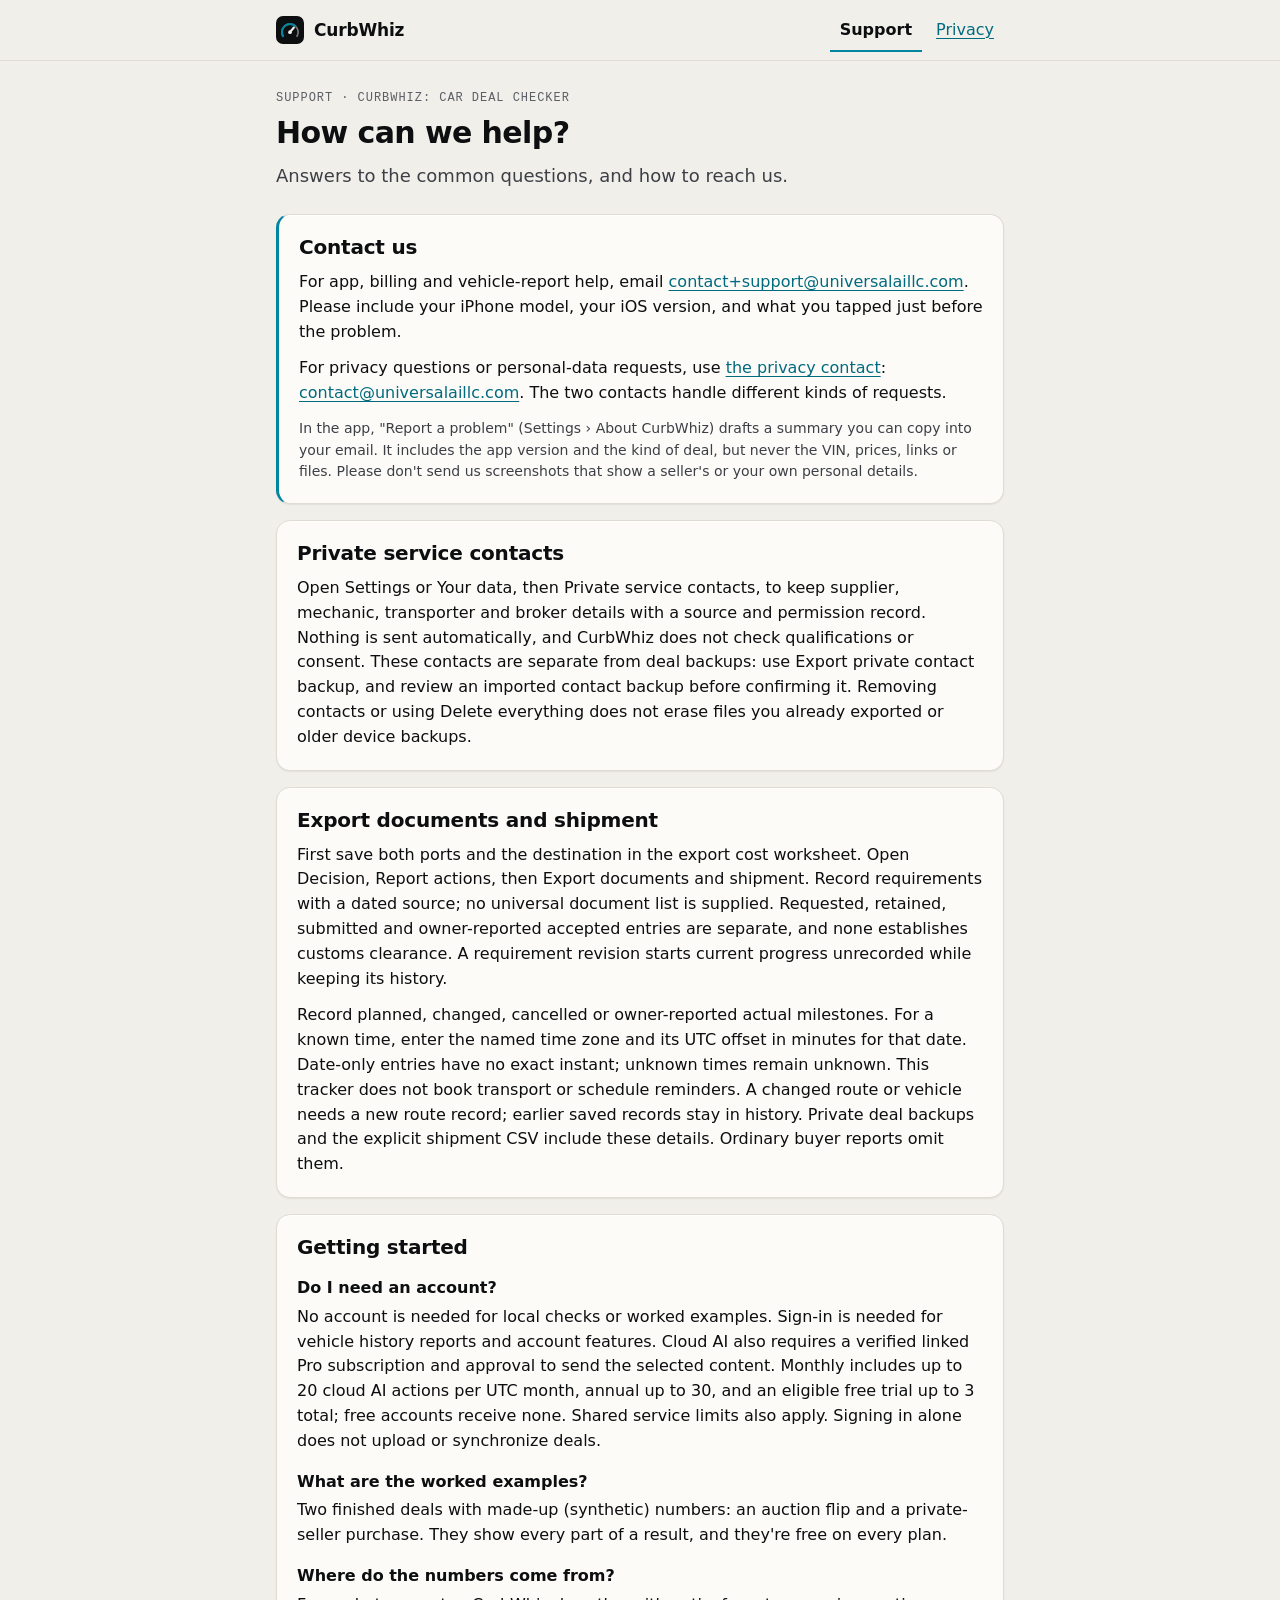
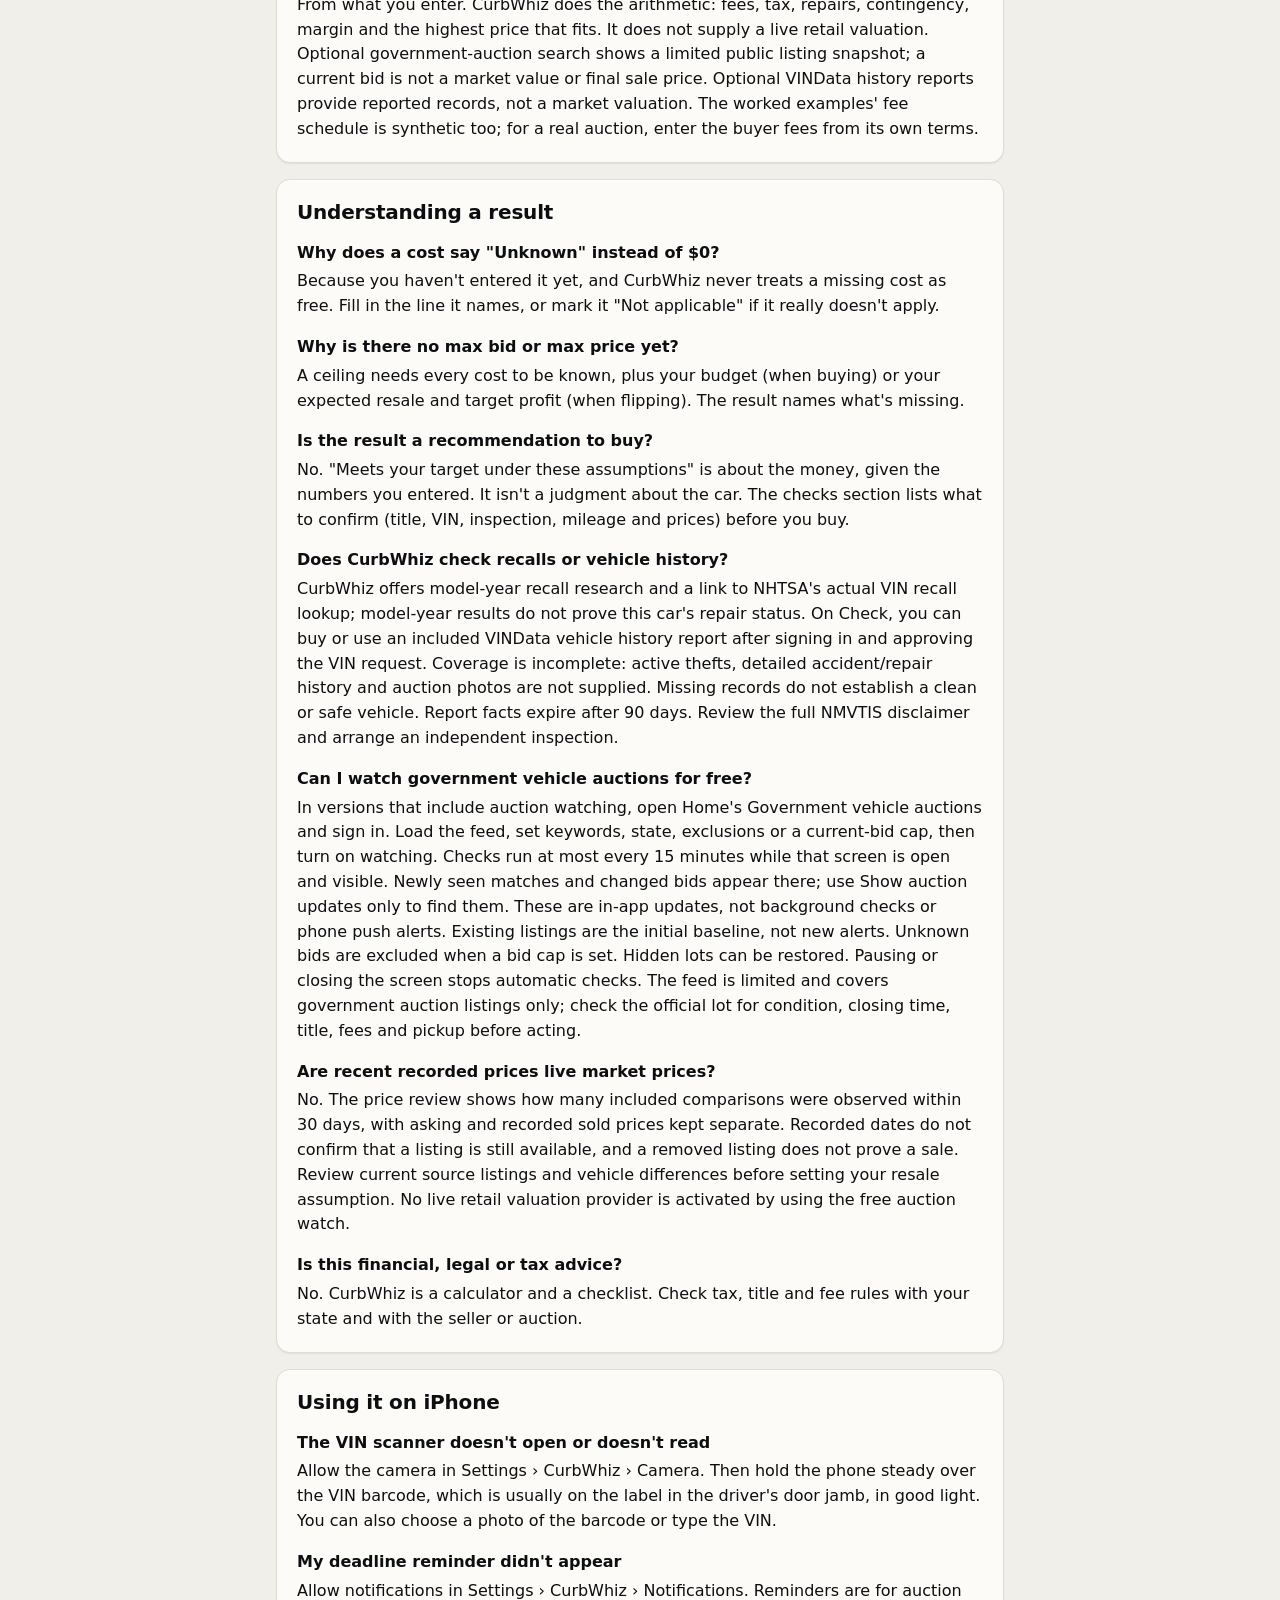
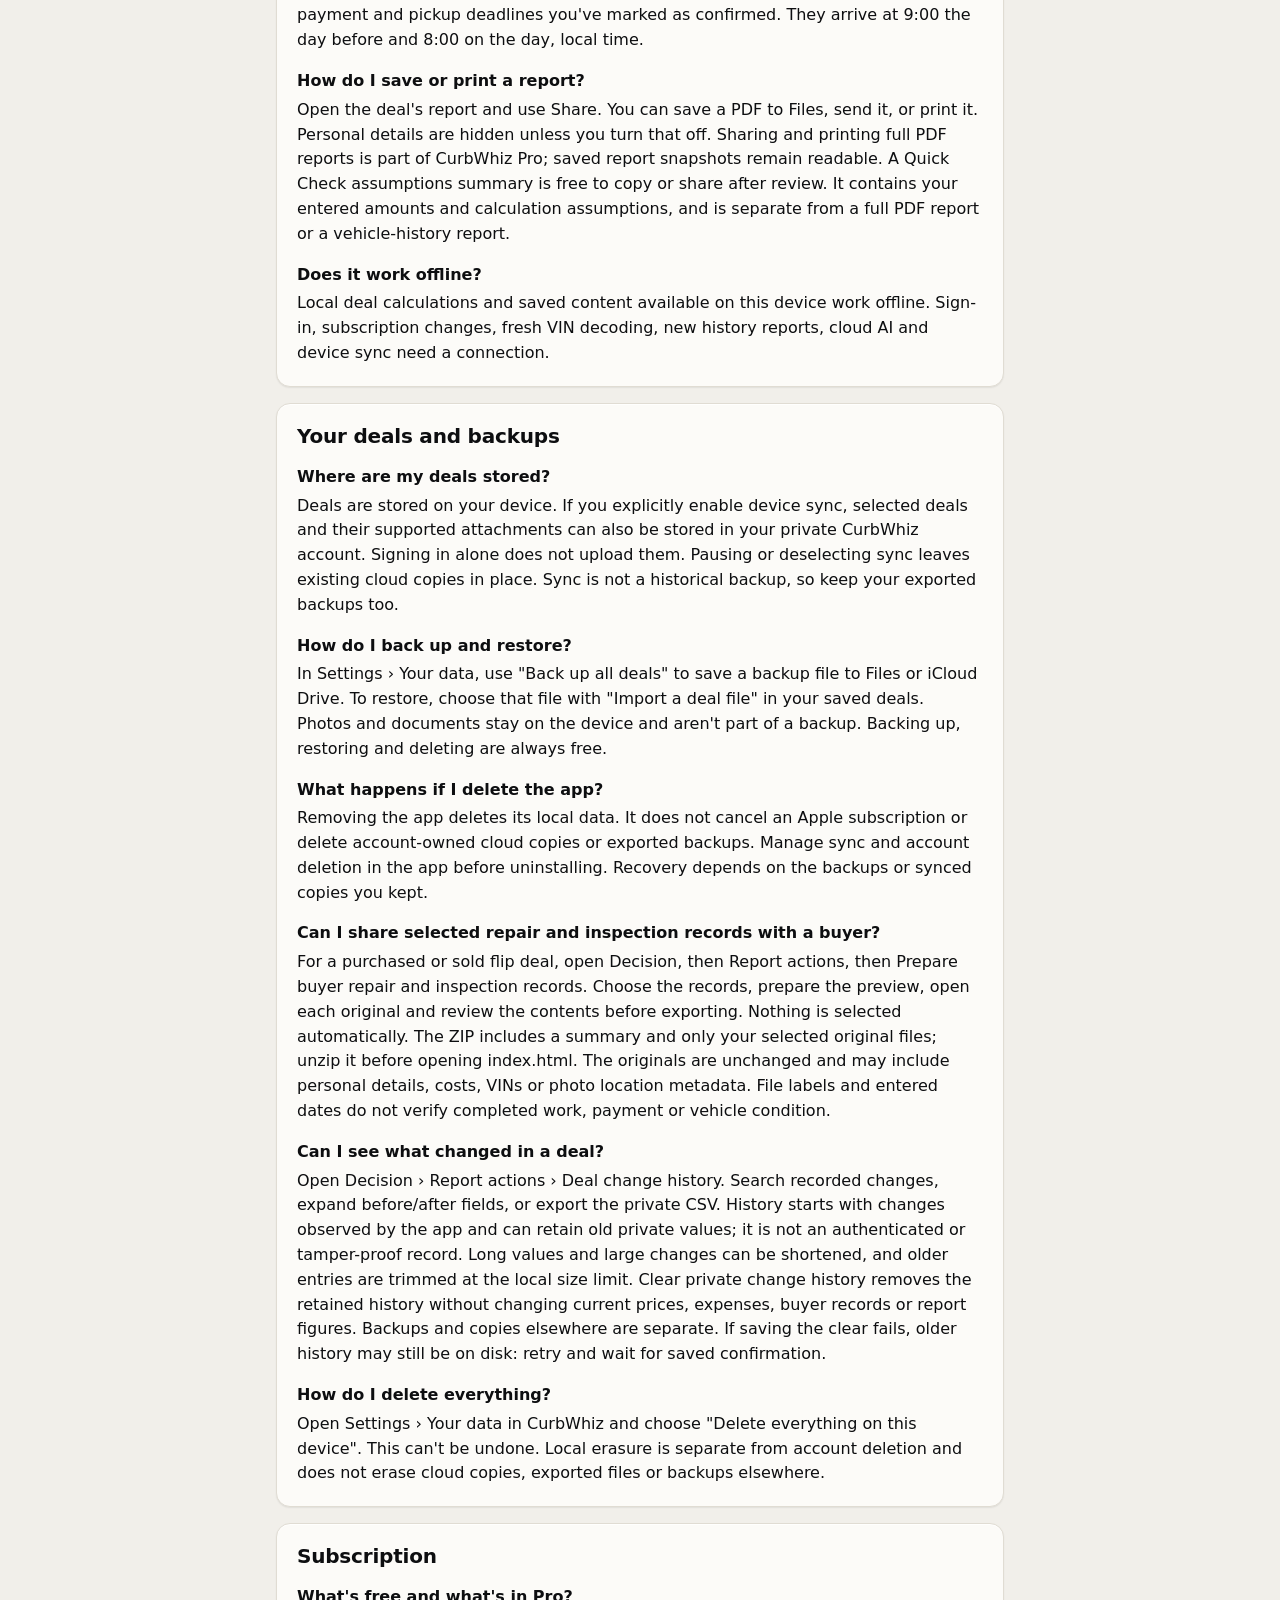
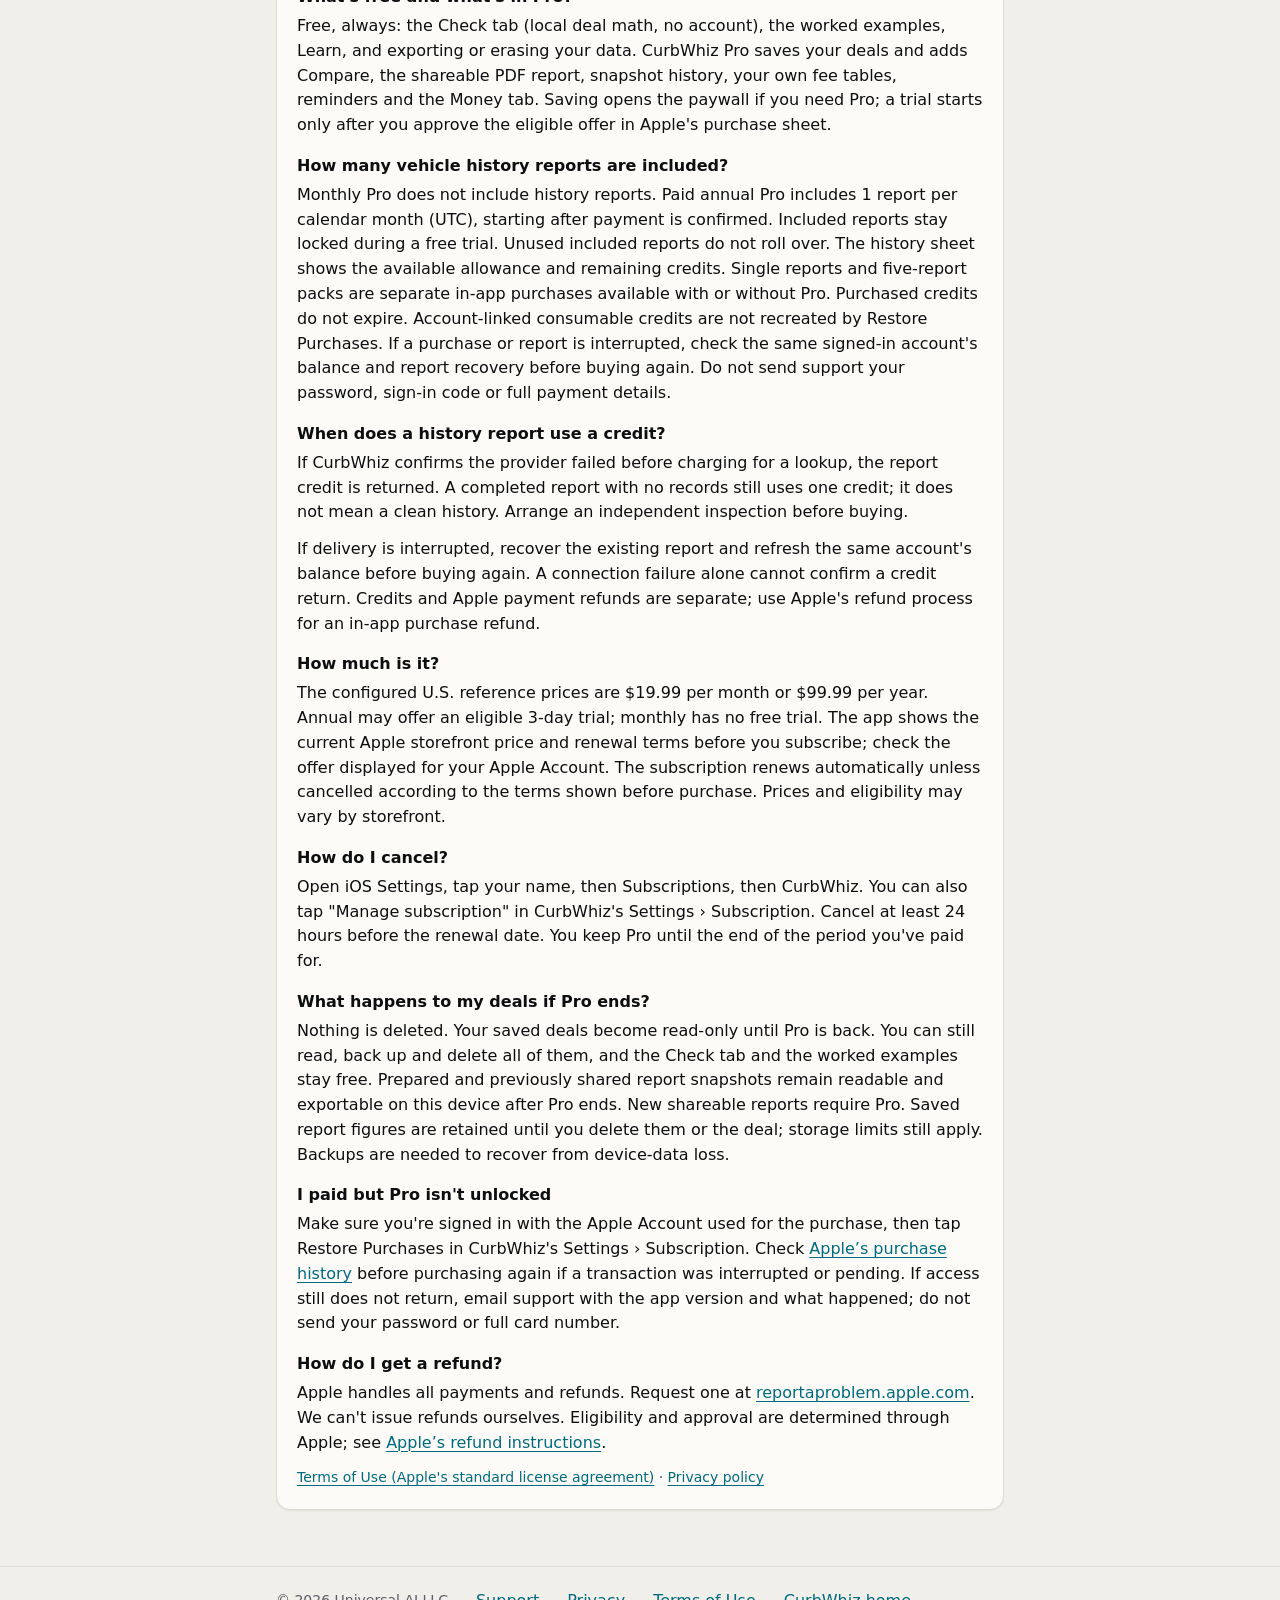
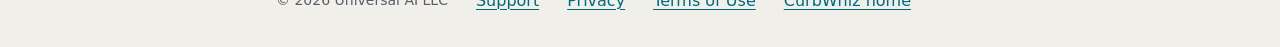
<file: support.html>
<!doctype html>
<html lang="en">
  <head>
    <meta charset="UTF-8" />
    <!--
      Self-contained on purpose: no scripts, no external files, no fonts to fetch.
      The policy below allows nothing except this page's own <style> and the data: icon.
      Its <style> is the same as public/privacy.html: edit both together.
      The subscription terms and the free tier are checked by scripts/asc-upload-metadata.mjs.
    -->
    <meta http-equiv="Content-Security-Policy" content="default-src 'none'; style-src 'unsafe-inline'; img-src data:; base-uri 'none'; form-action 'none'" />
    <meta name="viewport" content="width=device-width, initial-scale=1.0, viewport-fit=cover" />
    <meta name="color-scheme" content="light dark" />
    <meta name="theme-color" content="#f1efea" media="(prefers-color-scheme: light)" />
    <meta name="theme-color" content="#05070a" media="(prefers-color-scheme: dark)" />
    <meta name="referrer" content="no-referrer" />
    <meta name="robots" content="noindex, nofollow" />
    <meta
      name="description"
      content="CurbWhiz support: answers to common questions about results, the iPhone app, backups and the subscription, and how to contact us."
    />
    <link
      rel="icon"
      type="image/svg+xml"
      href="data:image/svg+xml,%3Csvg%20xmlns='http://www.w3.org/2000/svg'%20viewBox='0%200%2032%2032'%3E%3Crect%20width='32'%20height='32'%20rx='8'%20fill='%230D0E10'/%3E%3Cpath%20d='M8%2023.08A9.23%209.23%200%201%201%2024%2023.08'%20fill='none'%20stroke='%23F1EFEA'%20stroke-opacity='.45'%20stroke-width='2'%20stroke-linecap='round'/%3E%3Cpath%20d='M8%2023.08A9.23%209.23%200%200%201%2021.93%2011.39'%20fill='none'%20stroke='%235CE1F2'%20stroke-width='2.4'%20stroke-linecap='round'/%3E%3Cpath%20d='M16%2018.46L20.43%2013.18'%20stroke='%23F1EFEA'%20stroke-width='2.4'%20stroke-linecap='round'/%3E%3Ccircle%20cx='16'%20cy='18.46'%20r='2.1'%20fill='%23F1EFEA'/%3E%3C/svg%3E"
    />
    <title>CurbWhiz support</title>
    <style>
      /* "Instrument Cluster" tokens, copied from src/ui/styles/tokens.css (light = daylight paper, dark = night drive). */
      :root {
        color-scheme: light;
        --bg: #f1efea;
        --surface: #fcfbf8;
        --surface-2: #f5f3ee;
        --border: #e0dcd3;
        --border-strong: #cbc6bb;
        --text: #0d0e10;
        --text-muted: #3c3f46;
        --text-subtle: #5b5e66;
        --accent: #006a7e;
        --accent-mark: #00869e;
        --accent-soft: rgba(0, 134, 158, 0.1);
        --focus: #006a7e;
        --logo-bg: #0d0e10;
        --logo-ink: #f1efea;
        --shadow: 0 1px 0 rgba(13, 14, 16, 0.02), 0 1px 2px rgba(13, 14, 16, 0.05), inset 0 1px 0 rgba(255, 255, 255, 0.9);
        --font-sans: ui-sans-serif, system-ui, -apple-system, 'Segoe UI', Roboto, 'Helvetica Neue', Arial, sans-serif;
        --font-mono: ui-monospace, 'SF Mono', SFMono-Regular, Menlo, Consolas, monospace;
      }
      @media (prefers-color-scheme: dark) {
        :root:not([data-theme='light']) {
          color-scheme: dark;
          --bg: #05070a;
          --surface: #0a0e14;
          --surface-2: #0e131a;
          --border: #19202a;
          --border-strong: #273041;
          --text: #edf2f7;
          --text-muted: #a9b4c4;
          --text-subtle: #8693a8;
          --accent: #5ce1f2;
          --accent-mark: #5ce1f2;
          --accent-soft: rgba(92, 225, 242, 0.09);
          --focus: #5ce1f2;
          --logo-bg: #edf2f7;
          --logo-ink: #05070a;
          --shadow: none;
        }
      }
      :root[data-theme='dark'] {
        color-scheme: dark;
        --bg: #05070a;
        --surface: #0a0e14;
        --surface-2: #0e131a;
        --border: #19202a;
        --border-strong: #273041;
        --text: #edf2f7;
        --text-muted: #a9b4c4;
        --text-subtle: #8693a8;
        --accent: #5ce1f2;
        --accent-mark: #5ce1f2;
        --accent-soft: rgba(92, 225, 242, 0.09);
        --focus: #5ce1f2;
        --logo-bg: #edf2f7;
        --logo-ink: #05070a;
        --shadow: none;
      }
      *,
      *::before,
      *::after {
        box-sizing: border-box;
      }
      html {
        background: var(--bg);
        -webkit-text-size-adjust: 100%;
        text-size-adjust: 100%;
      }
      body {
        margin: 0;
        background: var(--bg);
        color: var(--text);
        font-family: var(--font-sans);
        font-size: 16px;
        line-height: 1.55;
        overflow-wrap: anywhere;
      }
      a {
        color: var(--accent);
        text-decoration: underline;
        text-decoration-thickness: 1px;
        text-underline-offset: 0.18em;
      }
      a:hover {
        text-decoration-thickness: 2px;
      }
      a:focus-visible {
        outline: 2px solid var(--focus);
        outline-offset: 2px;
        border-radius: 4px;
      }
      .skip {
        position: absolute;
        left: 16px;
        top: -100px;
        background: var(--surface);
        padding: 10px 14px;
        border: 1px solid var(--border-strong);
        border-radius: 8px;
        z-index: 2;
      }
      .skip:focus {
        top: 12px;
      }
      .wrap {
        max-width: 760px;
        margin: 0 auto;
        padding-left: max(16px, env(safe-area-inset-left));
        padding-right: max(16px, env(safe-area-inset-right));
      }
      .site-header {
        border-bottom: 1px solid var(--border);
        background: var(--bg);
      }
      .site-header .wrap {
        display: flex;
        flex-wrap: wrap;
        align-items: center;
        justify-content: space-between;
        gap: 4px 16px;
        min-height: 60px;
        padding-top: env(safe-area-inset-top);
      }
      .brand {
        display: inline-flex;
        align-items: center;
        gap: 10px;
        min-height: 44px;
        color: var(--text);
        text-decoration: none;
        font-weight: 650;
        font-size: 17px;
        letter-spacing: -0.01em;
      }
      .logo__tile {
        fill: var(--logo-bg);
      }
      .logo__scale {
        fill: none;
        stroke: var(--logo-ink);
        stroke-opacity: 0.45;
        stroke-width: 2;
        stroke-linecap: round;
      }
      .logo__arc {
        fill: none;
        stroke: var(--accent-mark);
        stroke-width: 2.4;
        stroke-linecap: round;
      }
      .logo__needle {
        stroke: var(--logo-ink);
        stroke-width: 2.4;
        stroke-linecap: round;
      }
      .logo__hub {
        fill: var(--logo-ink);
      }
      .site-nav {
        display: flex;
        flex-wrap: wrap;
        gap: 0 4px;
      }
      .site-nav a,
      .site-footer a {
        display: inline-flex;
        align-items: center;
        min-height: 44px;
        padding: 0 10px;
        border-radius: 8px;
      }
      .site-nav a[aria-current='page'] {
        color: var(--text);
        text-decoration: none;
        font-weight: 600;
        box-shadow: inset 0 -2px 0 var(--accent-mark);
        border-radius: 0;
      }
      main {
        padding-top: 28px;
        padding-bottom: 40px;
      }
      .eyebrow {
        margin: 0 0 8px;
        font-family: var(--font-mono);
        font-size: 12px;
        letter-spacing: 0.08em;
        text-transform: uppercase;
        color: var(--text-subtle);
      }
      h1 {
        margin: 0 0 12px;
        font-size: 30px;
        line-height: 1.15;
        letter-spacing: -0.02em;
        font-weight: 680;
      }
      .lede {
        margin: 0 0 24px;
        font-size: 18px;
        color: var(--text-muted);
      }
      .card {
        background: var(--surface);
        border: 1px solid var(--border);
        border-radius: 14px;
        box-shadow: var(--shadow);
        padding: 20px;
        margin: 0 0 16px;
      }
      .card--accent {
        border-left: 3px solid var(--accent-mark);
      }
      h2 {
        margin: 0 0 10px;
        font-size: 20px;
        line-height: 1.25;
        letter-spacing: -0.01em;
        font-weight: 650;
      }
      h3 {
        margin: 18px 0 6px;
        font-size: 16px;
        line-height: 1.3;
        font-weight: 650;
      }
      p,
      ul,
      dl {
        margin: 0 0 12px;
      }
      .card > :last-child {
        margin-bottom: 0;
      }
      ul {
        padding-left: 1.25em;
      }
      li + li {
        margin-top: 6px;
      }
      .muted {
        color: var(--text-muted);
      }
      .small {
        font-size: 14px;
      }
      .mono {
        font-family: var(--font-mono);
        font-size: 0.92em;
      }
      .flows {
        list-style: none;
        padding: 0;
        margin: 0;
      }
      .flow {
        border-top: 1px solid var(--border);
        padding: 14px 0;
      }
      .flow:first-child {
        border-top: 0;
        padding-top: 4px;
      }
      .flow:last-child {
        padding-bottom: 0;
      }
      .flow__name {
        margin: 0 0 6px;
        font-weight: 650;
      }
      .flow__row {
        display: grid;
        grid-template-columns: 4.5em 1fr;
        gap: 2px 10px;
        margin: 0;
      }
      .flow__row + .flow__row {
        margin-top: 4px;
      }
      .caption {
        font-family: var(--font-mono);
        font-size: 11px;
        letter-spacing: 0.08em;
        text-transform: uppercase;
        color: var(--text-subtle);
        padding-top: 0.3em;
      }
      .facts {
        list-style: none;
        padding: 0;
        display: grid;
        grid-template-columns: repeat(auto-fit, minmax(150px, 1fr));
        gap: 8px;
      }
      .facts li {
        margin: 0;
        background: var(--surface-2);
        border: 1px solid var(--border);
        border-radius: 10px;
        padding: 10px 12px;
        font-weight: 600;
      }
      .facts li::before {
        content: '\2713\00a0';
        color: var(--accent);
      }
      .site-footer {
        border-top: 1px solid var(--border);
        padding-bottom: max(24px, env(safe-area-inset-bottom));
      }
      .site-footer .wrap {
        display: flex;
        flex-wrap: wrap;
        align-items: center;
        gap: 0 8px;
        padding-top: 12px;
      }
      .site-footer p {
        margin: 0 10px 0 0;
        color: var(--text-subtle);
        font-size: 14px;
      }
      @media (max-width: 520px) {
        h1 {
          font-size: 24px;
        }
        .lede {
          font-size: 17px;
        }
        .card {
          padding: 16px;
        }
        .flow__row {
          grid-template-columns: 1fr;
        }
      }
      @media print {
        .site-header,
        .site-footer,
        .skip {
          display: none;
        }
        .card {
          box-shadow: none;
          break-inside: avoid;
        }
      }
    </style>
  </head>
  <body>
    <a class="skip" href="#main">Skip to the answers</a>
    <header class="site-header">
      <div class="wrap">
        <a class="brand" href="./">
          <svg xmlns="http://www.w3.org/2000/svg" viewBox="0 0 32 32" width="28" height="28" aria-hidden="true" focusable="false">
            <rect class="logo__tile" width="32" height="32" rx="8" />
            <path class="logo__scale" d="M8 23.08A9.23 9.23 0 1 1 24 23.08" />
            <path class="logo__arc" d="M8 23.08A9.23 9.23 0 0 1 21.93 11.39" />
            <path class="logo__needle" d="M16 18.46L20.43 13.18" />
            <circle class="logo__hub" cx="16" cy="18.46" r="2.1" />
          </svg>
          <span>CurbWhiz</span>
        </a>
        <nav class="site-nav" aria-label="CurbWhiz help pages">
          <a href="support.html" aria-current="page">Support</a>
          <a href="privacy.html">Privacy</a>
        </nav>
      </div>
    </header>

    <main id="main" class="wrap">
      <p class="eyebrow">Support · CurbWhiz: Car Deal Checker</p>
      <h1>How can we help?</h1>
      <p class="lede">Answers to the common questions, and how to reach us.</p>

      <section class="card card--accent" aria-labelledby="contact">
        <h2 id="contact">Contact us</h2>
        <p>
          For app, billing and vehicle-report help, email
          <a href="mailto:contact+support@universalaillc.com?subject=CurbWhiz%20support">contact+support@universalaillc.com</a>. Please include your iPhone
          model, your iOS version, and what you tapped just before the problem.
        </p>
        <p>
          For privacy questions or personal-data requests, use <a href="privacy.html#who">the privacy contact</a>:
          <a href="mailto:contact@universalaillc.com">contact@universalaillc.com</a>. The two contacts handle different kinds of requests.
        </p>
        <p class="muted small">
          In the app, "Report a problem" (Settings › About CurbWhiz) drafts a summary you can copy into your email. It includes the app version and the kind of
          deal, but never the VIN, prices, links or files. Please don't send us screenshots that show a seller's or your own personal details.
        </p>
      </section>

      <section class="card" aria-labelledby="contacts">
        <h2 id="contacts">Private service contacts</h2>
        <p>
          Open Settings or Your data, then Private service contacts, to keep supplier, mechanic, transporter and broker details with a source and permission
          record. Nothing is sent automatically, and CurbWhiz does not check qualifications or consent. These contacts are separate from deal backups: use
          Export private contact backup, and review an imported contact backup before confirming it. Removing contacts or using Delete everything does not erase
          files you already exported or older device backups.
        </p>
      </section>

      <section class="card" aria-labelledby="export-records">
        <h2 id="export-records">Export documents and shipment</h2>
        <p>
          First save both ports and the destination in the export cost worksheet. Open Decision, Report actions, then Export documents and shipment. Record
          requirements with a dated source; no universal document list is supplied. Requested, retained, submitted and owner-reported accepted entries are
          separate, and none establishes customs clearance. A requirement revision starts current progress unrecorded while keeping its history.
        </p>
        <p>
          Record planned, changed, cancelled or owner-reported actual milestones. For a known time, enter the named time zone and its UTC offset in minutes for
          that date. Date-only entries have no exact instant; unknown times remain unknown. This tracker does not book transport or schedule reminders. A
          changed route or vehicle needs a new route record; earlier saved records stay in history. Private deal backups and the explicit shipment CSV include
          these details. Ordinary buyer reports omit them.
        </p>
      </section>

      <section class="card" aria-labelledby="start">
        <h2 id="start">Getting started</h2>
        <h3>Do I need an account?</h3>
        <p>
          No account is needed for local checks or worked examples. Sign-in is needed for vehicle history reports and account features. Cloud AI also requires a
          verified linked Pro subscription and approval to send the selected content. Monthly includes up to 20 cloud AI actions per UTC month, annual up to 30,
          and an eligible free trial up to 3 total; free accounts receive none. Shared service limits also apply. Signing in alone does not upload or
          synchronize deals.
        </p>
        <h3>What are the worked examples?</h3>
        <p>
          Two finished deals with made-up (synthetic) numbers: an auction flip and a private-seller purchase. They show every part of a result, and they're free
          on every plan.
        </p>
        <h3>Where do the numbers come from?</h3>
        <p>
          From what you enter. CurbWhiz does the arithmetic: fees, tax, repairs, contingency, margin and the highest price that fits. It does not supply a live
          retail valuation. Optional government-auction search shows a limited public listing snapshot; a current bid is not a market value or final sale price.
          Optional VINData history reports provide reported records, not a market valuation. The worked examples' fee schedule is synthetic too; for a real
          auction, enter the buyer fees from its own terms.
        </p>
      </section>

      <section class="card" aria-labelledby="results">
        <h2 id="results">Understanding a result</h2>
        <h3>Why does a cost say "Unknown" instead of $0?</h3>
        <p>
          Because you haven't entered it yet, and CurbWhiz never treats a missing cost as free. Fill in the line it names, or mark it "Not applicable" if it
          really doesn't apply.
        </p>
        <h3>Why is there no max bid or max price yet?</h3>
        <p>
          A ceiling needs every cost to be known, plus your budget (when buying) or your expected resale and target profit (when flipping). The result names
          what's missing.
        </p>
        <h3>Is the result a recommendation to buy?</h3>
        <p>
          No. "Meets your target under these assumptions" is about the money, given the numbers you entered. It isn't a judgment about the car. The checks
          section lists what to confirm (title, VIN, inspection, mileage and prices) before you buy.
        </p>
        <h3>Does CurbWhiz check recalls or vehicle history?</h3>
        <p>
          CurbWhiz offers model-year recall research and a link to NHTSA's actual VIN recall lookup; model-year results do not prove this car's repair status.
          On Check, you can buy or use an included VINData vehicle history report after signing in and approving the VIN request. Coverage is incomplete: active
          thefts, detailed accident/repair history and auction photos are not supplied. Missing records do not establish a clean or safe vehicle. Report facts
          expire after 90 days. Review the full NMVTIS disclaimer and arrange an independent inspection.
        </p>
        <h3>Can I watch government vehicle auctions for free?</h3>
        <p>
          In versions that include auction watching, open Home's Government vehicle auctions and sign in. Load the feed, set keywords, state, exclusions or a
          current-bid cap, then turn on watching. Checks run at most every 15 minutes while that screen is open and visible. Newly seen matches and changed bids
          appear there; use Show auction updates only to find them. These are in-app updates, not background checks or phone push alerts. Existing listings are
          the initial baseline, not new alerts. Unknown bids are excluded when a bid cap is set. Hidden lots can be restored. Pausing or closing the screen
          stops automatic checks. The feed is limited and covers government auction listings only; check the official lot for condition, closing time, title,
          fees and pickup before acting.
        </p>
        <h3>Are recent recorded prices live market prices?</h3>
        <p>
          No. The price review shows how many included comparisons were observed within 30 days, with asking and recorded sold prices kept separate. Recorded
          dates do not confirm that a listing is still available, and a removed listing does not prove a sale. Review current source listings and vehicle
          differences before setting your resale assumption. No live retail valuation provider is activated by using the free auction watch.
        </p>
        <h3>Is this financial, legal or tax advice?</h3>
        <p>No. CurbWhiz is a calculator and a checklist. Check tax, title and fee rules with your state and with the seller or auction.</p>
      </section>

      <section class="card" aria-labelledby="iphone">
        <h2 id="iphone">Using it on iPhone</h2>
        <h3>The VIN scanner doesn't open or doesn't read</h3>
        <p>
          Allow the camera in Settings › CurbWhiz › Camera. Then hold the phone steady over the VIN barcode, which is usually on the label in the driver's door
          jamb, in good light. You can also choose a photo of the barcode or type the VIN.
        </p>
        <h3>My deadline reminder didn't appear</h3>
        <p>
          Allow notifications in Settings › CurbWhiz › Notifications. Reminders are for auction payment and pickup deadlines you've marked as confirmed. They
          arrive at 9:00 the day before and 8:00 on the day, local time.
        </p>
        <h3>How do I save or print a report?</h3>
        <p>
          Open the deal's report and use Share. You can save a PDF to Files, send it, or print it. Personal details are hidden unless you turn that off. Sharing
          and printing full PDF reports is part of CurbWhiz Pro; saved report snapshots remain readable. A Quick Check assumptions summary is free to copy or
          share after review. It contains your entered amounts and calculation assumptions, and is separate from a full PDF report or a vehicle-history report.
        </p>
        <h3>Does it work offline?</h3>
        <p>
          Local deal calculations and saved content available on this device work offline. Sign-in, subscription changes, fresh VIN decoding, new history
          reports, cloud AI and device sync need a connection.
        </p>
      </section>

      <section class="card" aria-labelledby="data">
        <h2 id="data">Your deals and backups</h2>
        <h3>Where are my deals stored?</h3>
        <p>
          Deals are stored on your device. If you explicitly enable device sync, selected deals and their supported attachments can also be stored in your
          private CurbWhiz account. Signing in alone does not upload them. Pausing or deselecting sync leaves existing cloud copies in place. Sync is not a
          historical backup, so keep your exported backups too.
        </p>
        <h3>How do I back up and restore?</h3>
        <p>
          In Settings › Your data, use "Back up all deals" to save a backup file to Files or iCloud Drive. To restore, choose that file with "Import a deal
          file" in your saved deals. Photos and documents stay on the device and aren't part of a backup. Backing up, restoring and deleting are always free.
        </p>
        <h3>What happens if I delete the app?</h3>
        <p>
          Removing the app deletes its local data. It does not cancel an Apple subscription or delete account-owned cloud copies or exported backups. Manage
          sync and account deletion in the app before uninstalling. Recovery depends on the backups or synced copies you kept.
        </p>
        <h3>Can I share selected repair and inspection records with a buyer?</h3>
        <p>
          For a purchased or sold flip deal, open Decision, then Report actions, then Prepare buyer repair and inspection records. Choose the records, prepare
          the preview, open each original and review the contents before exporting. Nothing is selected automatically. The ZIP includes a summary and only your
          selected original files; unzip it before opening index.html. The originals are unchanged and may include personal details, costs, VINs or photo
          location metadata. File labels and entered dates do not verify completed work, payment or vehicle condition.
        </p>
        <h3>Can I see what changed in a deal?</h3>
        <p>
          Open Decision › Report actions › Deal change history. Search recorded changes, expand before/after fields, or export the private CSV. History starts
          with changes observed by the app and can retain old private values; it is not an authenticated or tamper-proof record. Long values and large changes
          can be shortened, and older entries are trimmed at the local size limit. Clear private change history removes the retained history without changing
          current prices, expenses, buyer records or report figures. Backups and copies elsewhere are separate. If saving the clear fails, older history may
          still be on disk: retry and wait for saved confirmation.
        </p>
        <h3>How do I delete everything?</h3>
        <p>
          Open Settings › Your data in CurbWhiz and choose "Delete everything on this device". This can't be undone. Local erasure is separate from account
          deletion and does not erase cloud copies, exported files or backups elsewhere.
        </p>
      </section>

      <section class="card" aria-labelledby="sub">
        <h2 id="sub">Subscription</h2>
        <h3>What's free and what's in Pro?</h3>
        <p>
          Free, always: the Check tab (local deal math, no account), the worked examples, Learn, and exporting or erasing your data. CurbWhiz Pro saves your
          deals and adds Compare, the shareable PDF report, snapshot history, your own fee tables, reminders and the Money tab. Saving opens the paywall if you
          need Pro; a trial starts only after you approve the eligible offer in Apple's purchase sheet.
        </p>
        <h3>How many vehicle history reports are included?</h3>
        <p>
          Monthly Pro does not include history reports. Paid annual Pro includes 1 report per calendar month (UTC), starting after payment is confirmed.
          Included reports stay locked during a free trial. Unused included reports do not roll over. The history sheet shows the available allowance and
          remaining credits. Single reports and five-report packs are separate in-app purchases available with or without Pro. Purchased credits do not expire.
          Account-linked consumable credits are not recreated by Restore Purchases. If a purchase or report is interrupted, check the same signed-in account's
          balance and report recovery before buying again. Do not send support your password, sign-in code or full payment details.
        </p>
        <h3>When does a history report use a credit?</h3>
        <p>
          If CurbWhiz confirms the provider failed before charging for a lookup, the report credit is returned. A completed report with no records still uses
          one credit; it does not mean a clean history. Arrange an independent inspection before buying.
        </p>
        <p>
          If delivery is interrupted, recover the existing report and refresh the same account's balance before buying again. A connection failure alone cannot
          confirm a credit return. Credits and Apple payment refunds are separate; use Apple's refund process for an in-app purchase refund.
        </p>
        <h3>How much is it?</h3>
        <p>
          The configured U.S. reference prices are $19.99 per month or $99.99 per year. Annual may offer an eligible 3-day trial; monthly has no free trial. The
          app shows the current Apple storefront price and renewal terms before you subscribe; check the offer displayed for your Apple Account. The
          subscription renews automatically unless cancelled according to the terms shown before purchase. Prices and eligibility may vary by storefront.
        </p>
        <h3>How do I cancel?</h3>
        <p>
          Open iOS Settings, tap your name, then Subscriptions, then CurbWhiz. You can also tap "Manage subscription" in CurbWhiz's Settings › Subscription.
          Cancel at least 24 hours before the renewal date. You keep Pro until the end of the period you've paid for.
        </p>
        <h3>What happens to my deals if Pro ends?</h3>
        <p>
          Nothing is deleted. Your saved deals become read-only until Pro is back. You can still read, back up and delete all of them, and the Check tab and the
          worked examples stay free. Prepared and previously shared report snapshots remain readable and exportable on this device after Pro ends. New shareable
          reports require Pro. Saved report figures are retained until you delete them or the deal; storage limits still apply. Backups are needed to recover
          from device-data loss.
        </p>
        <h3>I paid but Pro isn't unlocked</h3>
        <p>
          Make sure you're signed in with the Apple Account used for the purchase, then tap Restore Purchases in CurbWhiz's Settings › Subscription. Check
          <a href="https://support.apple.com/en-us/118212">Apple’s purchase history</a> before purchasing again if a transaction was interrupted or pending. If
          access still does not return, email support with the app version and what happened; do not send your password or full card number.
        </p>
        <h3>How do I get a refund?</h3>
        <p>
          Apple handles all payments and refunds. Request one at <a href="https://reportaproblem.apple.com/">reportaproblem.apple.com</a>. We can't issue
          refunds ourselves. Eligibility and approval are determined through Apple; see
          <a href="https://support.apple.com/en-us/118223">Apple’s refund instructions</a>.
        </p>
        <p class="muted small">
          <a href="https://www.apple.com/legal/internet-services/itunes/dev/stdeula/">Terms of Use (Apple's standard license agreement)</a> ·
          <a href="privacy.html">Privacy policy</a>
        </p>
      </section>
    </main>

    <footer class="site-footer">
      <div class="wrap">
        <p>© 2026 Universal AI LLC</p>
        <a href="support.html">Support</a>
        <a href="privacy.html">Privacy</a>
        <a href="https://www.apple.com/legal/internet-services/itunes/dev/stdeula/">Terms of Use</a>
        <a href="./">CurbWhiz home</a>
      </div>
    </footer>
  </body>
</html>
</file>
